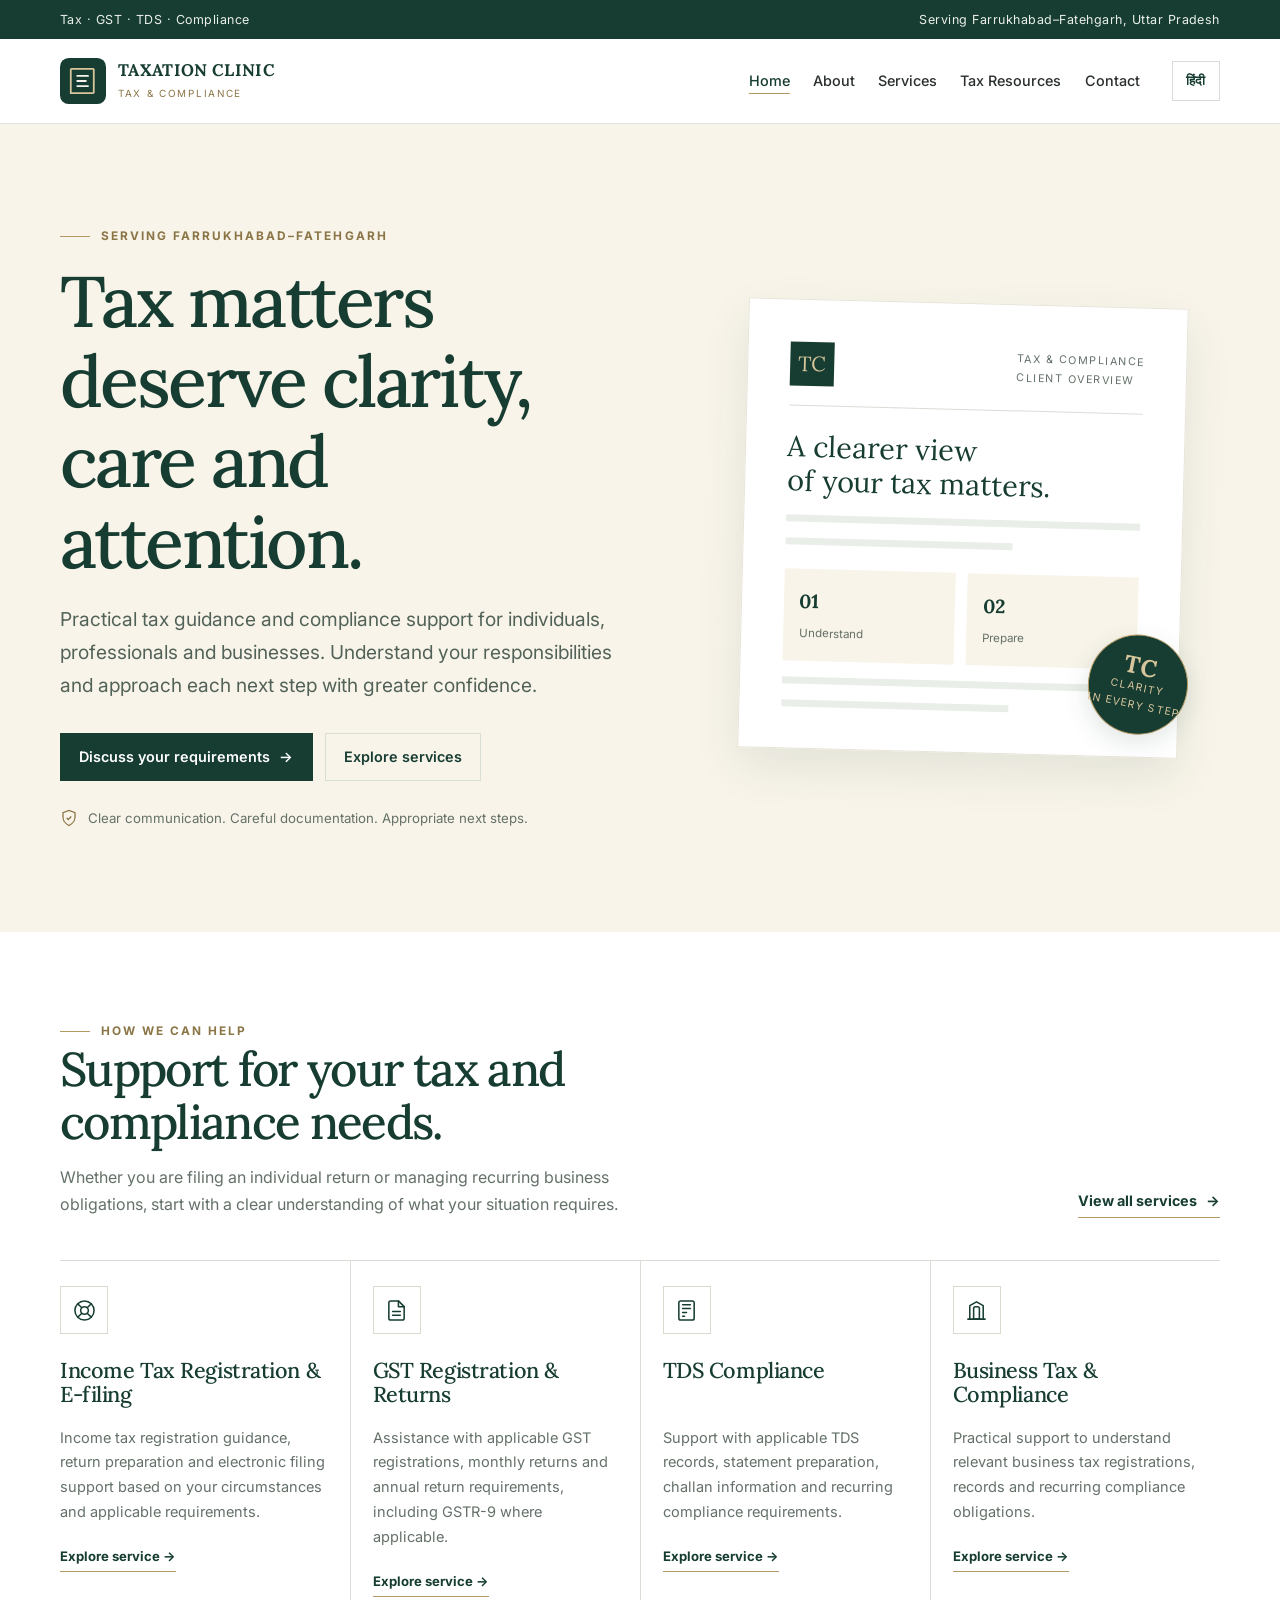
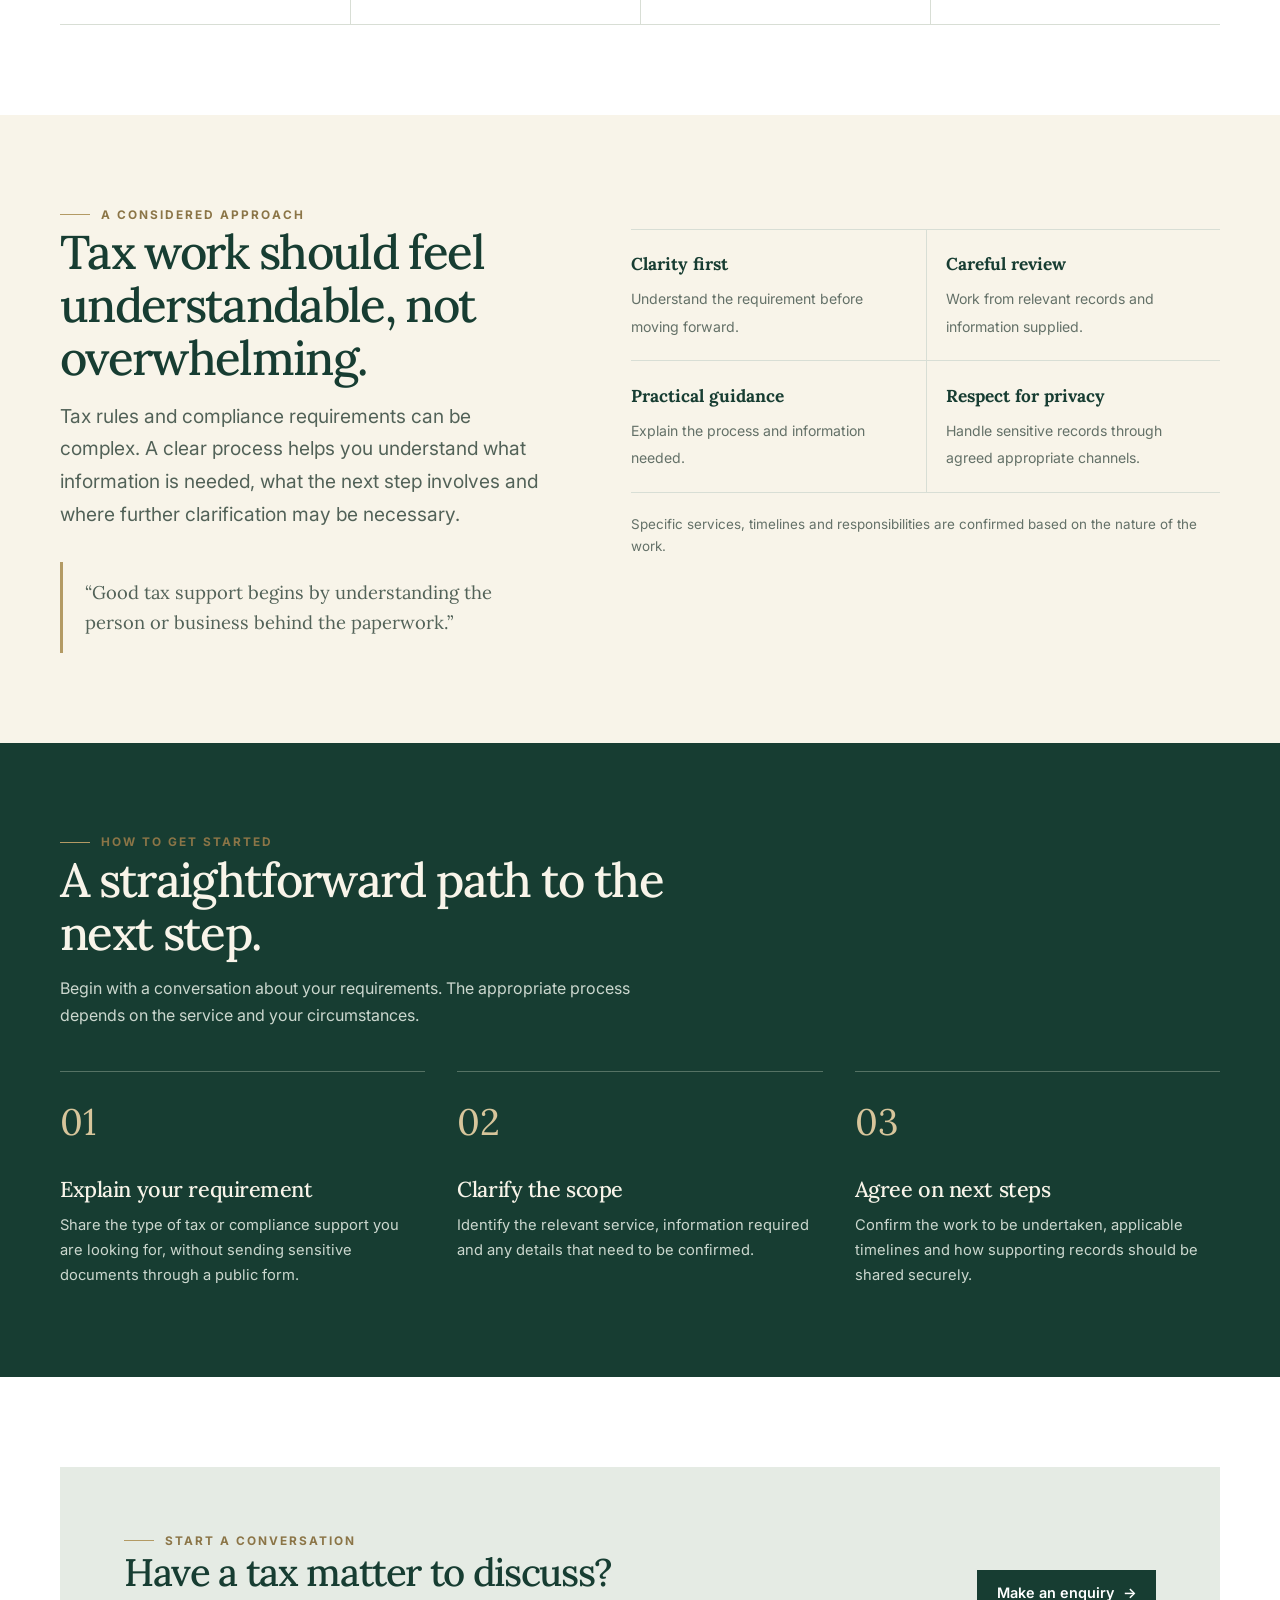
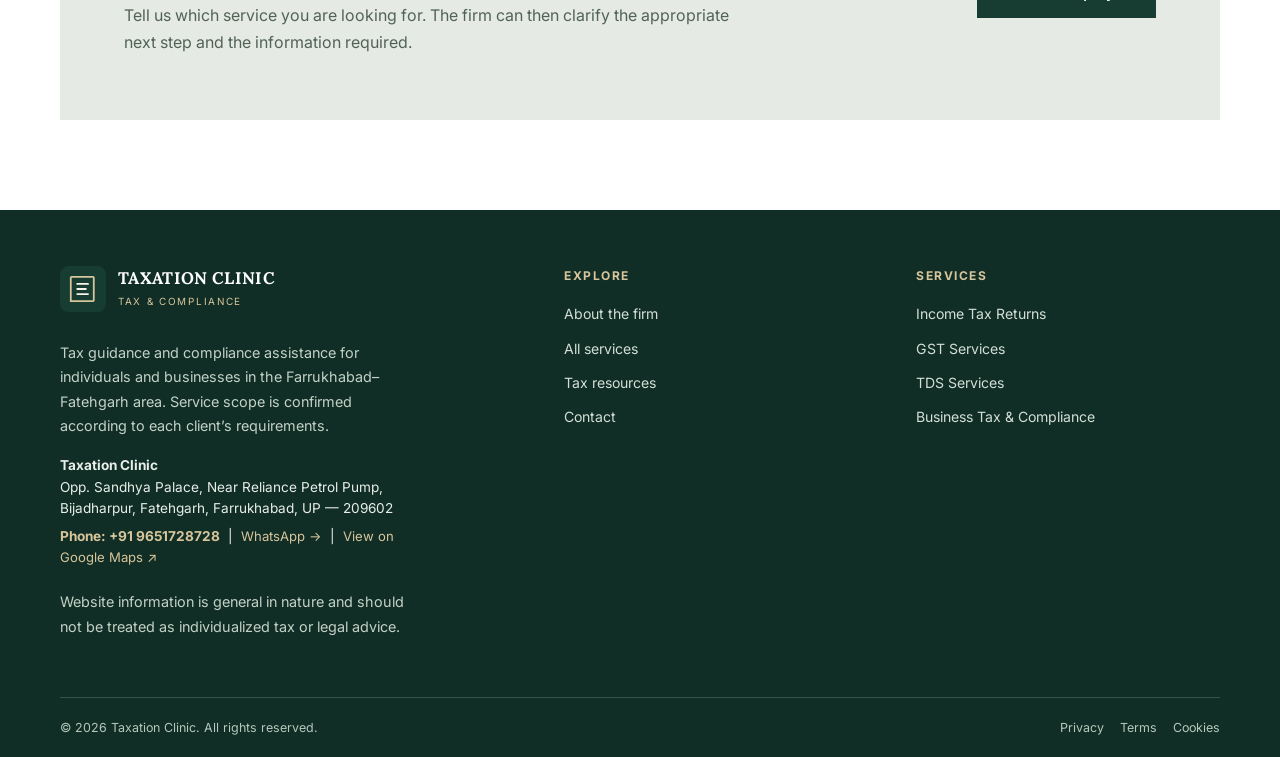
<file: index.html>
<!DOCTYPE html>

<html lang="en-IN"><head><meta charset="utf-8"/><meta content="width=device-width,initial-scale=1" name="viewport"/><meta content="#173D32" name="theme-color"/><meta content="Taxation Clinic offers income tax registration and e-filing, GST registration and returns, TDS support, and business tax compliance in Farrukhabad–Fatehgarh." name="description"/><meta content="website" property="og:type"/><meta content="Taxation Clinic" property="og:site_name"/><meta content="Tax Consultant in Farrukhabad–Fatehgarh | Taxation Clinic" property="og:title"/><meta content="Income tax, GST registration and returns, TDS, and business tax compliance support in Farrukhabad–Fatehgarh." property="og:description"/><meta content="https://taxationclinic.in/assets/og-image.svg" property="og:image"/><meta content="summary_large_image" name="twitter:card"/><meta content="Tax Consultant in Farrukhabad–Fatehgarh | Taxation Clinic" name="twitter:title"/><meta content="Income tax, GST registration and returns, TDS, and business tax compliance support in Farrukhabad–Fatehgarh, Uttar Pradesh." name="twitter:description"/><meta content="https://taxationclinic.in/assets/og-image.svg" name="twitter:image"/><link href="assets/favicon.svg" rel="icon" type="image/svg+xml"/><link href="https://fonts.googleapis.com" rel="preconnect"/><link crossorigin="" href="https://fonts.gstatic.com" rel="preconnect"/><link href="assets/site.css" rel="stylesheet"/><link href="https://taxationclinic.in/" rel="canonical"/><title>Tax Consultant in Farrukhabad–Fatehgarh | Taxation Clinic</title><script type="application/ld+json">{"@context":"https://schema.org","@type":"LocalBusiness","name":"Taxation Clinic","url":"https://taxationclinic.in/","hasMap":"https://maps.google.com/?cid=5089177080212096929","telephone":"+919651728728","address":{"@type":"PostalAddress","streetAddress":"Opposite Sandhya Palace, Near Reliance Petrol Pump, Bijadharpur","addressLocality":"Fatehgarh, Farrukhabad","addressRegion":"Uttar Pradesh","postalCode":"209602","addressCountry":"IN"},"geo":{"@type":"GeoCoordinates","latitude":27.368,"longitude":79.624},"openingHoursSpecification":{"@type":"OpeningHoursSpecification","dayOfWeek":["Monday","Tuesday","Wednesday","Thursday","Friday","Saturday"],"opens":"10:00","closes":"18:00"},"makesOffer":[{"@type":"Offer","itemOffered":{"@type":"Service","name":"Income Tax Registration & E-filing"}},{"@type":"Offer","itemOffered":{"@type":"Service","name":"GST Registration & Returns"}},{"@type":"Offer","itemOffered":{"@type":"Service","name":"TDS Compliance"}},{"@type":"Offer","itemOffered":{"@type":"Service","name":"Business Tax & Compliance"}}]}</script></head><body><a class="skip-link" href="#main">Skip to content</a><div class="topline"><div class="container"><span>Tax · GST · TDS · Compliance</span><span class="topline-right">Serving Farrukhabad–Fatehgarh, Uttar Pradesh</span></div></div><header class="site-header"><div class="container nav-wrap"><a aria-label="Taxation Clinic home" class="brand" href="/"><img alt="" height="46" src="assets/mark.svg" width="46"/><span><span class="brand-name">TAXATION CLINIC</span><span class="brand-sub">TAX &amp; COMPLIANCE</span></span></a><nav aria-label="Primary navigation" class="nav-links" data-nav="" id="primary-navigation"><a aria-current="page" href="/">Home</a><a href="about">About</a><a href="services">Services</a><a href="resources">Tax Resources</a><a href="contact">Contact</a></nav><div class="nav-actions"><button aria-label="Switch website language" aria-pressed="false" class="language-toggle" type="button">हिंदी</button><button aria-controls="primary-navigation" aria-expanded="false" aria-label="Open navigation" class="menu-toggle" data-menu-toggle=""><svg fill="none" stroke="currentColor" stroke-linecap="round" stroke-width="1.8" viewbox="0 0 24 24"><path d="M4 7h16M4 12h16M4 17h16"></path></svg></button></div></div></header><main id="main"><section class="hero"><div class="container hero-grid"><div><div class="eyebrow">Serving Farrukhabad–Fatehgarh</div><h1>Tax matters deserve clarity, care and attention.</h1><p class="lead">Practical tax guidance and compliance support for individuals, professionals and businesses. Understand your responsibilities and approach each next step with greater confidence.</p><div class="hero-actions"><a class="btn" href="contact">Discuss your requirements <span aria-hidden="true">→</span></a><a class="btn btn-outline" href="services">Explore services</a></div><div class="hero-note"><svg fill="none" stroke="currentColor" stroke-width="1.7" viewbox="0 0 24 24"><path d="M12 22s8-4 8-11V5l-8-3-8 3v6c0 7 8 11 8 11z"></path><path d="m9 12 2 2 4-4"></path></svg><span>Clear communication. Careful documentation. Appropriate next steps.</span></div></div><div aria-label="Illustration of organized tax documents" class="hero-art"><div class="hero-paper"><div class="paper-top"><div class="paper-mark">TC</div><div class="paper-label">TAX &amp; COMPLIANCE<br/>CLIENT OVERVIEW</div></div><div class="paper-title">A clearer view<br/>of your tax matters.</div><div class="paper-line"></div><div class="paper-line short"></div><div class="paper-row"><div class="paper-stat"><b>01</b><span>Understand</span></div><div class="paper-stat"><b>02</b><span>Prepare</span></div></div><div class="paper-line"></div><div class="paper-line short"></div><div class="seal"><div><strong>TC</strong>CLARITY<br/>IN EVERY STEP</div></div></div></div></div></section><section class="section"><div class="container"><div class="section-head"><div><div class="eyebrow">How we can help</div><h2>Support for your tax and compliance needs.</h2><p>Whether you are filing an individual return or managing recurring business obligations, start with a clear understanding of what your situation requires.</p></div><a class="text-link" href="services">View all services <span aria-hidden="true">→</span></a></div><div class="services-grid"><article class="service-item"><div class="service-icon"><svg aria-hidden="true" fill="none" stroke="currentColor" stroke-linecap="round" stroke-linejoin="round" stroke-width="1.6" viewbox="0 0 24 24"><circle cx="12" cy="12" r="10"></circle><path d="m4.93 4.93 4.24 4.24"></path><path d="m14.83 9.17 4.24-4.24"></path><path d="m14.83 14.83 4.24 4.24"></path><path d="m9.17 14.83-4.24 4.24"></path><circle cx="12" cy="12" r="4"></circle></svg></div><h3>Income Tax Registration &amp; E-filing</h3><p>Income tax registration guidance, return preparation and electronic filing support based on your circumstances and applicable requirements.</p><a class="text-link" href="services/income-tax">Explore service →</a></article><article class="service-item"><div class="service-icon"><svg aria-hidden="true" fill="none" stroke="currentColor" stroke-linecap="round" stroke-linejoin="round" stroke-width="1.6" viewbox="0 0 24 24"><path d="M14 2H6a2 2 0 0 0-2 2v16a2 2 0 0 0 2 2h12a2 2 0 0 0 2-2V8z"></path><path d="M14 2v6h6M8 13h8M8 17h8"></path></svg></div><h3>GST Registration &amp; Returns</h3><p>Assistance with applicable GST registrations, monthly returns and annual return requirements, including GSTR-9 where applicable.</p><a class="text-link" href="services/gst">Explore service →</a></article><article class="service-item"><div class="service-icon"><svg aria-hidden="true" fill="none" stroke="currentColor" stroke-linecap="round" stroke-linejoin="round" stroke-width="1.6" viewbox="0 0 24 24"><rect height="20" rx="2" width="16" x="4" y="2"></rect><line x1="8" x2="16" y1="6" y2="6"></line><line x1="8" x2="16" y1="10" y2="10"></line><line x1="8" x2="12" y1="14" y2="14"></line><line x1="8" x2="10" y1="18" y2="18"></line></svg></div><h3>TDS Compliance</h3><p>Support with applicable TDS records, statement preparation, challan information and recurring compliance requirements.</p><a class="text-link" href="services/tds">Explore service →</a></article><article class="service-item"><div class="service-icon"><svg aria-hidden="true" fill="none" stroke="currentColor" stroke-linecap="round" stroke-linejoin="round" stroke-width="1.6" viewbox="0 0 24 24"><path d="m3 21 18 0"></path><path d="M5 21V7l7-4 7 4v14"></path><path d="M9 10a2 2 0 0 1 2-2h2a2 2 0 0 1 2 2v11H9V10z"></path></svg></div><h3>Business Tax &amp; Compliance</h3><p>Practical support to understand relevant business tax registrations, records and recurring compliance obligations.</p><a class="text-link" href="services/business-compliance">Explore service →</a></article></div></div></section><section class="section section-soft"><div class="container two-col"><div><div class="eyebrow">A considered approach</div><h2>Tax work should feel understandable, not overwhelming.</h2><p class="lead">Tax rules and compliance requirements can be complex. A clear process helps you understand what information is needed, what the next step involves and where further clarification may be necessary.</p><div class="intro-mark">“Good tax support begins by understanding the person or business behind the paperwork.”</div></div><div><div class="principles"><div class="principle"><strong>Clarity first</strong><span>Understand the requirement before moving forward.</span></div><div class="principle"><strong>Careful review</strong><span>Work from relevant records and information supplied.</span></div><div class="principle"><strong>Practical guidance</strong><span>Explain the process and information needed.</span></div><div class="principle"><strong>Respect for privacy</strong><span>Handle sensitive records through agreed appropriate channels.</span></div></div><p class="muted" style="font-size:.84rem;margin-top:1.2rem">Specific services, timelines and responsibilities are confirmed based on the nature of the work.</p></div></div></section><section class="section section-green"><div class="container"><div class="section-head"><div><div class="eyebrow">How to get started</div><h2>A straightforward path to the next step.</h2><p>Begin with a conversation about your requirements. The appropriate process depends on the service and your circumstances.</p></div></div><div class="process-grid"><article class="process-step"><div class="step-num">01</div><h3>Explain your requirement</h3><p>Share the type of tax or compliance support you are looking for, without sending sensitive documents through a public form.</p></article><article class="process-step"><div class="step-num">02</div><h3>Clarify the scope</h3><p>Identify the relevant service, information required and any details that need to be confirmed.</p></article><article class="process-step"><div class="step-num">03</div><h3>Agree on next steps</h3><p>Confirm the work to be undertaken, applicable timelines and how supporting records should be shared securely.</p></article></div></div></section><section class="section"><div class="container"><div class="cta-band"><div><div class="eyebrow">Start a conversation</div><h2>Have a tax matter to discuss?</h2><p>Tell us which service you are looking for. The firm can then clarify the appropriate next step and the information required.</p></div><a class="btn" href="contact">Make an enquiry <span aria-hidden="true">→</span></a></div></div></section></main><footer class="site-footer"><div class="container"><div class="footer-grid"><div class="footer-brand"><a class="brand" href="/"><img alt="" height="46" src="assets/mark.svg" width="46"/><span><span class="brand-name">TAXATION CLINIC</span><span class="brand-sub">TAX &amp; COMPLIANCE</span></span></a><p>Tax guidance and compliance assistance for individuals and businesses in the Farrukhabad–Fatehgarh area. Service scope is confirmed according to each client’s requirements.</p><p style="margin-top:1rem;color:#e8eee8;font-size:.85rem;line-height:1.6"><strong>Taxation Clinic</strong><br/>Opp. Sandhya Palace, Near Reliance Petrol Pump,<br/>Bijadharpur, Fatehgarh, Farrukhabad, UP — 209602<br/><a href="tel:+919651728728" style="color:var(--gold-light);font-weight:700;display:inline-block;margin-top:.35rem">Phone: +91 9651728728</a>  |  <a href="https://wa.me/919651728728" rel="noopener noreferrer" style="color:var(--gold-light);font-size:.82rem" target="_blank">WhatsApp →</a>  |  <a href="https://maps.google.com/?cid=5089177080212096929" rel="noopener noreferrer" style="color:var(--gold-light);font-size:.82rem" target="_blank">View on Google Maps ↗</a></p><p class="notice">Website information is general in nature and should not be treated as individualized tax or legal advice.</p></div><div><div class="footer-heading">Explore</div><div class="footer-links"><a href="about">About the firm</a><a href="services">All services</a><a href="resources">Tax resources</a><a href="contact">Contact</a></div></div><div><div class="footer-heading">Services</div><div class="footer-links"><a href="services/income-tax">Income Tax Returns</a><a href="services/gst">GST Services</a><a href="services/tds">TDS Services</a><a href="services/business-compliance">Business Tax &amp; Compliance</a></div></div></div><div class="footer-bottom"><span>© <span data-year="">2026</span> Taxation Clinic. All rights reserved.</span><div class="footer-legal"><a href="privacy-policy">Privacy</a><a href="terms">Terms</a><a href="cookies">Cookies</a></div></div></div></footer><script defer="" src="assets/site.js"></script><script defer="" src="assets/language.js"></script></body></html>
</file>
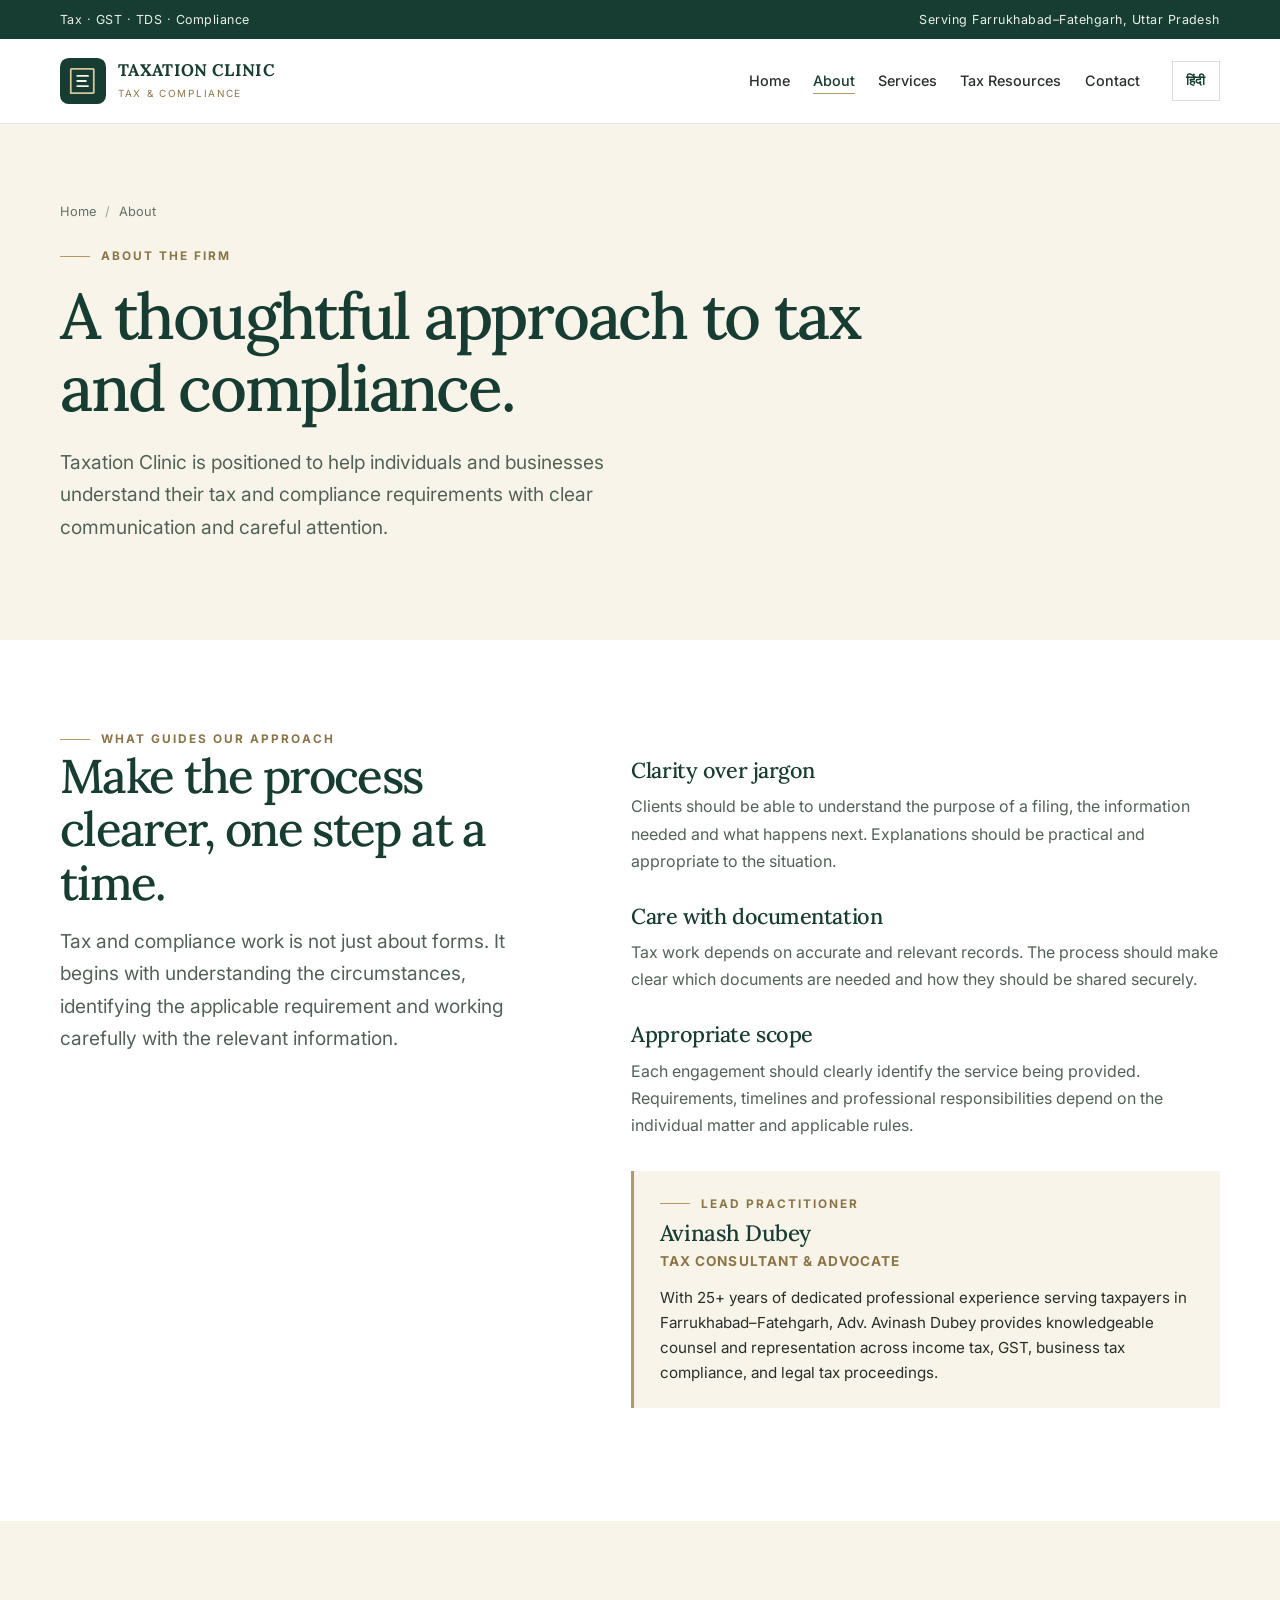
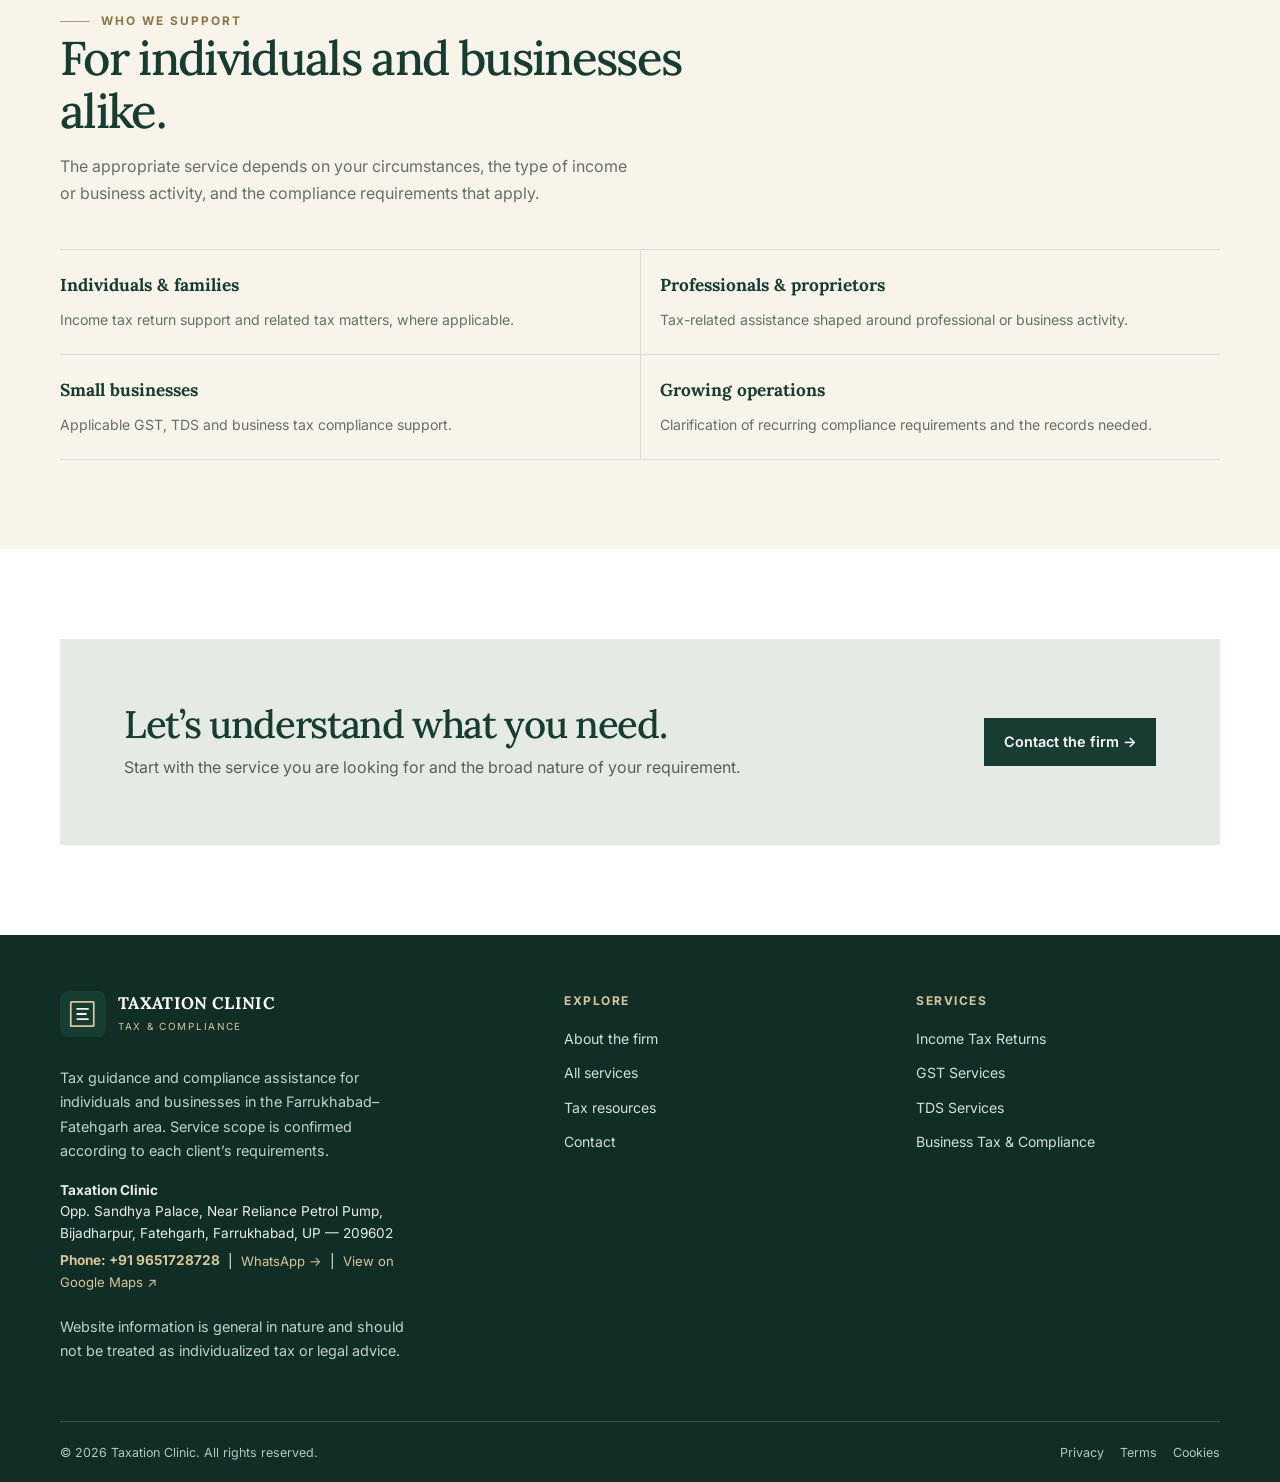
<file: about.html>
<!doctype html><html lang="en-IN"><head><meta charset="utf-8"><meta name="viewport" content="width=device-width,initial-scale=1"><meta name="theme-color" content="#173D32"><meta name="description" content="Learn about Taxation Clinic’s approach to tax guidance and compliance support for individuals and businesses in Farrukhabad–Fatehgarh."><meta property="og:type" content="website"><meta property="og:site_name" content="Taxation Clinic"><meta property="og:title" content="About Taxation Clinic | Tax & Compliance"><meta property="og:description" content="Learn about Taxation Clinic’s approach to tax guidance and compliance support for individuals and businesses in Farrukhabad–Fatehgarh."><meta property="og:image" content="https://taxationclinic.in/assets/og-image.svg"><meta name="twitter:card" content="summary_large_image"><meta name="twitter:title" content="About Taxation Clinic | Tax & Compliance"><meta name="twitter:description" content="Learn about Taxation Clinic’s approach to tax guidance and compliance support for individuals and businesses in Farrukhabad–Fatehgarh."><meta name="twitter:image" content="https://taxationclinic.in/assets/og-image.svg"><link rel="icon" href="assets/favicon.svg" type="image/svg+xml"><link rel="preconnect" href="https://fonts.googleapis.com"><link rel="preconnect" href="https://fonts.gstatic.com" crossorigin><link rel="stylesheet" href="assets/site.css"><link rel="canonical" href="https://taxationclinic.in/about"><title>About Taxation Clinic | Tax & Compliance</title></head><body><a class="skip-link" href="#main">Skip to content</a><div class="topline"><div class="container"><span>Tax · GST · TDS · Compliance</span><span class="topline-right">Serving Farrukhabad–Fatehgarh, Uttar Pradesh</span></div></div><header class="site-header"><div class="container nav-wrap"><a class="brand" href="/" aria-label="Taxation Clinic home"><img src="assets/mark.svg" width="46" height="46" alt=""><span><span class="brand-name">TAXATION CLINIC</span><span class="brand-sub">TAX &amp; COMPLIANCE</span></span></a><nav class="nav-links" data-nav id="primary-navigation" aria-label="Primary navigation"><a href="/">Home</a><a href="about" aria-current="page">About</a><a href="services">Services</a><a href="resources">Tax Resources</a><a href="contact">Contact</a></nav><div class="nav-actions"><button type="button" class="language-toggle" aria-label="Switch website language" aria-pressed="false">हिंदी</button><button class="menu-toggle" data-menu-toggle aria-label="Open navigation" aria-expanded="false" aria-controls="primary-navigation"><svg viewBox="0 0 24 24" fill="none" stroke="currentColor" stroke-width="1.8" stroke-linecap="round"><path d="M4 7h16M4 12h16M4 17h16"/></svg></button></div></div></header><main id="main"><section class="page-hero"><div class="container"><div class="breadcrumbs"><a href="/">Home</a><span>/</span>About</div><div class="eyebrow">ABOUT THE FIRM</div><h1>A thoughtful approach to tax and compliance.</h1><p class="lead">Taxation Clinic is positioned to help individuals and businesses understand their tax and compliance requirements with clear communication and careful attention.</p></div></section><section class="section"><div class="container two-col"><div><div class="eyebrow">What guides our approach</div><h2>Make the process clearer, one step at a time.</h2><p class="lead">Tax and compliance work is not just about forms. It begins with understanding the circumstances, identifying the applicable requirement and working carefully with the relevant information.</p></div><div class="page-content"><h3>Clarity over jargon</h3><p>Clients should be able to understand the purpose of a filing, the information needed and what happens next. Explanations should be practical and appropriate to the situation.</p><h3>Care with documentation</h3><p>Tax work depends on accurate and relevant records. The process should make clear which documents are needed and how they should be shared securely.</p><h3>Appropriate scope</h3><p>Each engagement should clearly identify the service being provided. Requirements, timelines and professional responsibilities depend on the individual matter and applicable rules.</p><div class="callout" style="border-left-color:var(--gold);background:var(--ivory);padding:1.4rem 1.6rem;margin-top:2rem">
<div class="eyebrow" style="margin-bottom:.4rem">Lead Practitioner</div>
<h3 style="color:var(--green);font-size:1.4rem;margin:0 0 .3rem">Avinash Dubey</h3>
<div style="font-weight:700;color:#8b7547;font-size:.85rem;letter-spacing:.08em;text-transform:uppercase;margin-bottom:.75rem">Tax Consultant &amp; Advocate</div>
<p style="margin:0;color:var(--ink);font-size:.95rem;line-height:1.65">With 25+ years of dedicated professional experience serving taxpayers in Farrukhabad–Fatehgarh, Adv. Avinash Dubey provides knowledgeable counsel and representation across income tax, GST, business tax compliance, and legal tax proceedings.</p>
</div></div></div></section><section class="section section-soft"><div class="container"><div class="section-head"><div><div class="eyebrow">Who we support</div><h2>For individuals and businesses alike.</h2><p>The appropriate service depends on your circumstances, the type of income or business activity, and the compliance requirements that apply.</p></div></div><div class="principles"><div class="principle"><strong>Individuals &amp; families</strong><span>Income tax return support and related tax matters, where applicable.</span></div><div class="principle"><strong>Professionals &amp; proprietors</strong><span>Tax-related assistance shaped around professional or business activity.</span></div><div class="principle"><strong>Small businesses</strong><span>Applicable GST, TDS and business tax compliance support.</span></div><div class="principle"><strong>Growing operations</strong><span>Clarification of recurring compliance requirements and the records needed.</span></div></div></div></section><section class="section"><div class="container"><div class="cta-band"><div><h2>Let’s understand what you need.</h2><p>Start with the service you are looking for and the broad nature of your requirement.</p></div><a class="btn" href="contact">Contact the firm →</a></div></div></section></main><footer class="site-footer"><div class="container"><div class="footer-grid"><div class="footer-brand"><a class="brand" href="/"><img src="assets/mark.svg" width="46" height="46" alt=""><span><span class="brand-name">TAXATION CLINIC</span><span class="brand-sub">TAX &amp; COMPLIANCE</span></span></a><p>Tax guidance and compliance assistance for individuals and businesses in the Farrukhabad–Fatehgarh area. Service scope is confirmed according to each client’s requirements.</p><p style="margin-top:1rem;color:#e8eee8;font-size:.85rem;line-height:1.6"><strong>Taxation Clinic</strong><br>Opp. Sandhya Palace, Near Reliance Petrol Pump,<br>Bijadharpur, Fatehgarh, Farrukhabad, UP — 209602<br><a href="tel:+919651728728" style="color:var(--gold-light);font-weight:700;display:inline-block;margin-top:.35rem">Phone: +91 9651728728</a> &nbsp;|&nbsp; <a href="https://wa.me/919651728728" target="_blank" rel="noopener noreferrer" style="color:var(--gold-light);font-size:.82rem">WhatsApp →</a> &nbsp;|&nbsp; <a href="https://maps.google.com/?cid=5089177080212096929" target="_blank" rel="noopener noreferrer" style="color:var(--gold-light);font-size:.82rem">View on Google Maps ↗</a></p><p class="notice">Website information is general in nature and should not be treated as individualized tax or legal advice.</p></div><div><div class="footer-heading">Explore</div><div class="footer-links"><a href="about">About the firm</a><a href="services">All services</a><a href="resources">Tax resources</a><a href="contact">Contact</a></div></div><div><div class="footer-heading">Services</div><div class="footer-links"><a href="services/income-tax">Income Tax Returns</a><a href="services/gst">GST Services</a><a href="services/tds">TDS Services</a><a href="services/business-compliance">Business Tax &amp; Compliance</a></div></div></div><div class="footer-bottom"><span>© <span data-year>2026</span> Taxation Clinic. All rights reserved.</span><div class="footer-legal"><a href="privacy-policy">Privacy</a><a href="terms">Terms</a><a href="cookies">Cookies</a></div></div></div></footer><script src="assets/site.js" defer></script><script src="assets/language.js" defer></script></body></html>
</file>
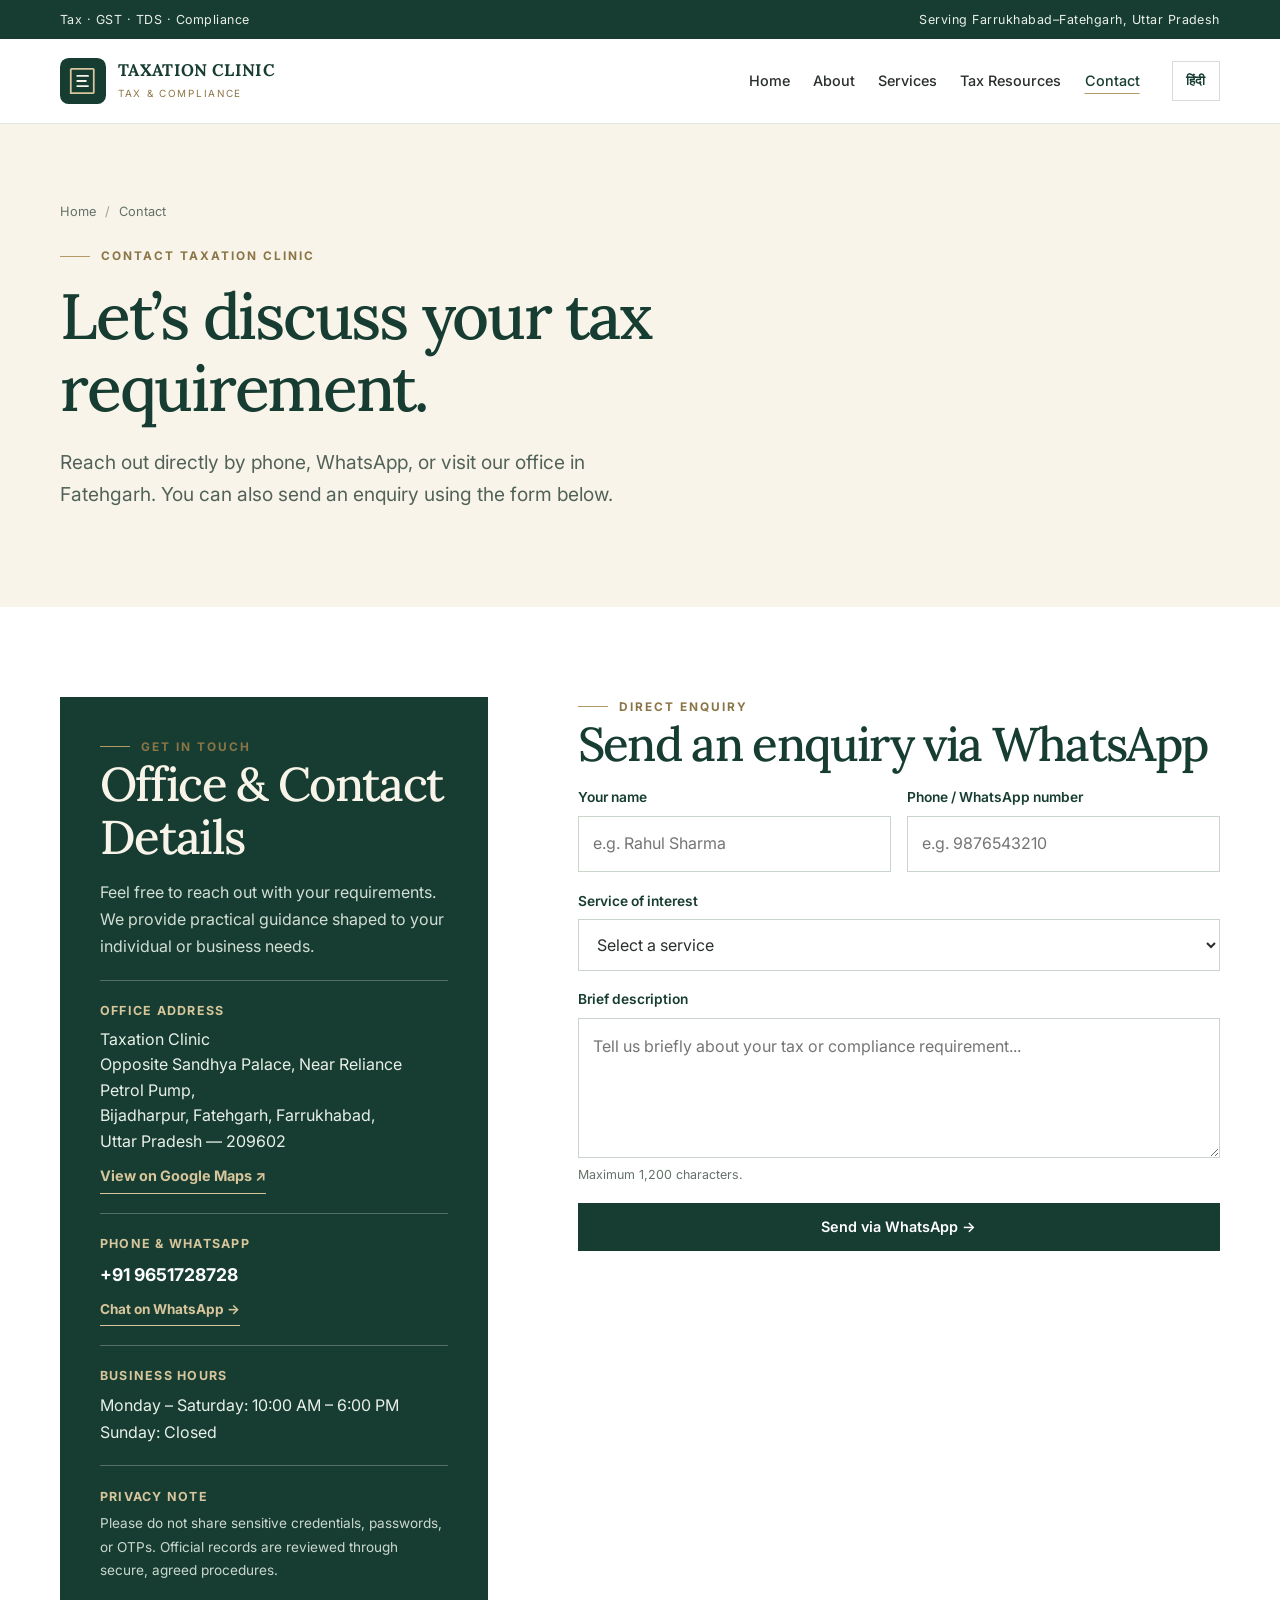
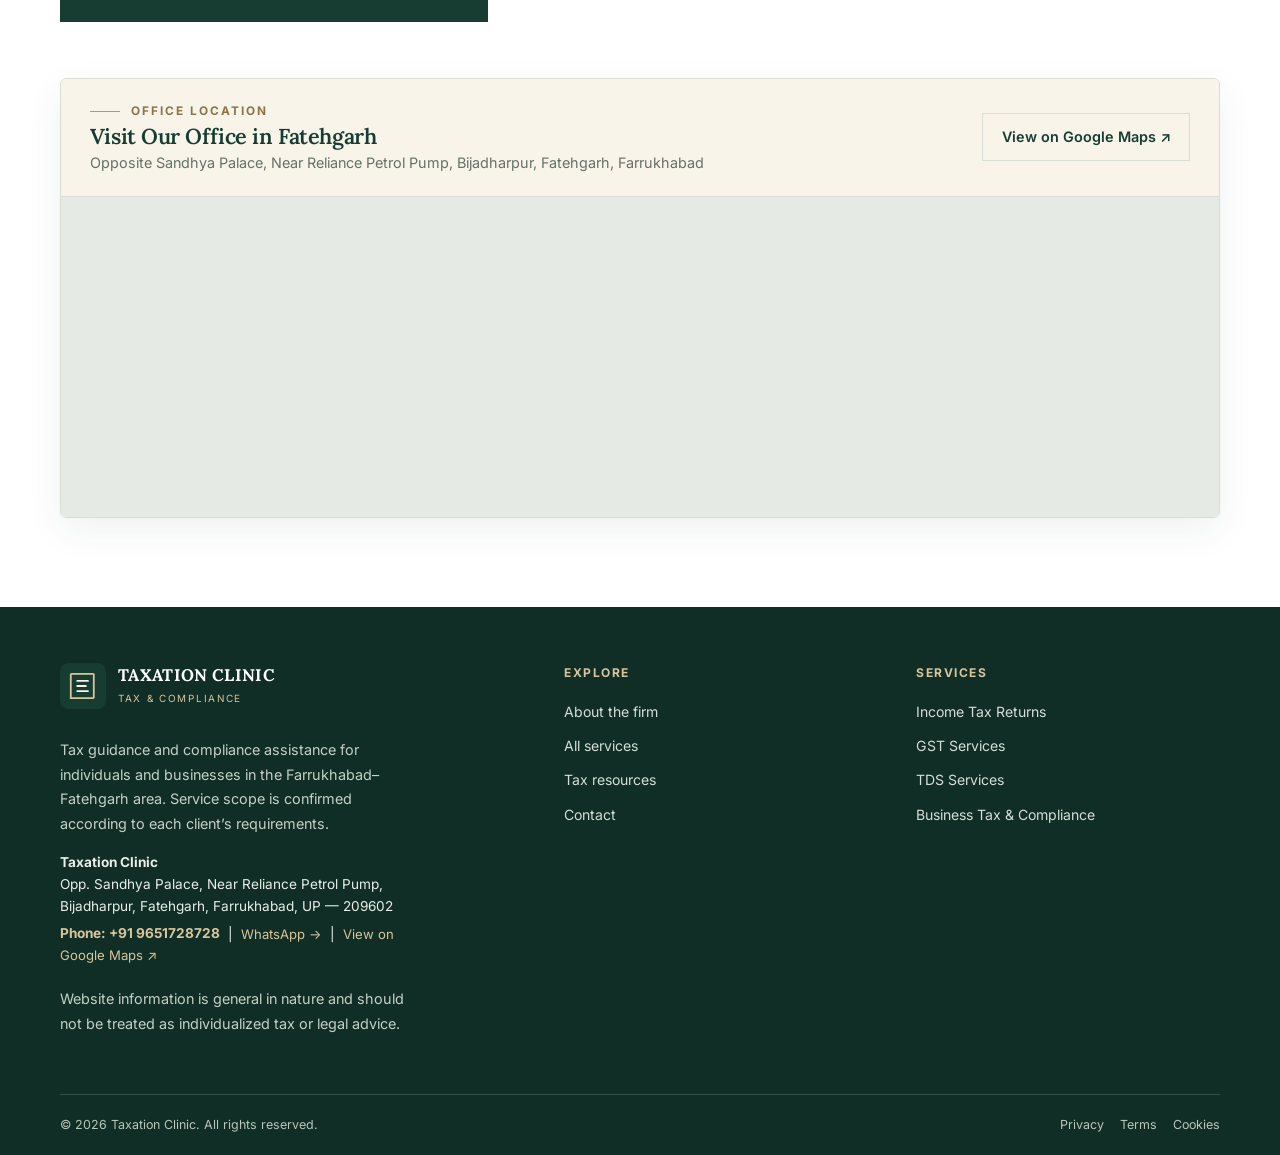
<file: contact.html>
<!DOCTYPE html>

<html lang="en-IN"><head><meta charset="utf-8"/><meta content="width=device-width,initial-scale=1" name="viewport"/><meta content="#173D32" name="theme-color"/><meta content="Contact Taxation Clinic in Fatehgarh, Farrukhabad. Call or WhatsApp +91 9651728728 for Income Tax, GST, TDS, and business compliance support." name="description"/><meta content="website" property="og:type"/><meta content="Taxation Clinic" property="og:site_name"/><meta content="Contact Taxation Clinic | Farrukhabad–Fatehgarh" property="og:title"/><meta content="Contact Taxation Clinic in Fatehgarh, Farrukhabad. Call or WhatsApp +91 9651728728 for Income Tax, GST, TDS, and business compliance support." property="og:description"/><meta content="https://taxationclinic.in/assets/og-image.svg" property="og:image"/><meta content="summary_large_image" name="twitter:card"/><meta content="Contact Taxation Clinic | Farrukhabad–Fatehgarh" name="twitter:title"/><meta content="Contact Taxation Clinic in Fatehgarh, Farrukhabad. Call or WhatsApp +91 9651728728 for Income Tax, GST, TDS, and business compliance support." name="twitter:description"/><meta content="https://taxationclinic.in/assets/og-image.svg" name="twitter:image"/><link href="assets/favicon.svg" rel="icon" type="image/svg+xml"/><link href="https://fonts.googleapis.com" rel="preconnect"/><link crossorigin="" href="https://fonts.gstatic.com" rel="preconnect"/><link href="assets/site.css" rel="stylesheet"/><link href="https://taxationclinic.in/contact" rel="canonical"/><title>Contact Taxation Clinic | Farrukhabad–Fatehgarh</title><script type="application/ld+json">{"@context":"https://schema.org","@type":"LocalBusiness","name":"Taxation Clinic","url":"https://taxationclinic.in/contact.html","hasMap":"https://maps.google.com/?cid=5089177080212096929","telephone":"+919651728728","address":{"@type":"PostalAddress","streetAddress":"Opposite Sandhya Palace, Near Reliance Petrol Pump, Bijadharpur","addressLocality":"Fatehgarh, Farrukhabad","addressRegion":"Uttar Pradesh","postalCode":"209602","addressCountry":"IN"},"geo":{"@type":"GeoCoordinates","latitude":27.368,"longitude":79.624},"openingHoursSpecification":{"@type":"OpeningHoursSpecification","dayOfWeek":["Monday","Tuesday","Wednesday","Thursday","Friday","Saturday"],"opens":"10:00","closes":"18:00"},"makesOffer":[{"@type":"Offer","itemOffered":{"@type":"Service","name":"Income Tax Registration & E-filing"}},{"@type":"Offer","itemOffered":{"@type":"Service","name":"GST Registration & Returns"}},{"@type":"Offer","itemOffered":{"@type":"Service","name":"TDS Compliance"}},{"@type":"Offer","itemOffered":{"@type":"Service","name":"Business Tax & Compliance"}}]}</script></head><body><a class="skip-link" href="#main">Skip to content</a><div class="topline"><div class="container"><span>Tax · GST · TDS · Compliance</span><span class="topline-right">Serving Farrukhabad–Fatehgarh, Uttar Pradesh</span></div></div><header class="site-header"><div class="container nav-wrap"><a aria-label="Taxation Clinic home" class="brand" href="/"><img alt="" height="46" src="assets/mark.svg" width="46"/><span><span class="brand-name">TAXATION CLINIC</span><span class="brand-sub">TAX &amp; COMPLIANCE</span></span></a><nav aria-label="Primary navigation" class="nav-links" data-nav="" id="primary-navigation"><a href="/">Home</a><a href="about">About</a><a href="services">Services</a><a href="resources">Tax Resources</a><a aria-current="page" href="contact">Contact</a></nav><div class="nav-actions"><button aria-label="Switch website language" aria-pressed="false" class="language-toggle" type="button">हिंदी</button><button aria-controls="primary-navigation" aria-expanded="false" aria-label="Open navigation" class="menu-toggle" data-menu-toggle=""><svg fill="none" stroke="currentColor" stroke-linecap="round" stroke-width="1.8" viewbox="0 0 24 24"><path d="M4 7h16M4 12h16M4 17h16"></path></svg></button></div></div></header><main id="main">
<section class="page-hero">
<div class="container">
<div class="breadcrumbs"><a href="/">Home</a><span>/</span>Contact</div>
<div class="eyebrow">CONTACT TAXATION CLINIC</div>
<h1>Let’s discuss your tax requirement.</h1>
<p class="lead">Reach out directly by phone, WhatsApp, or visit our office in Fatehgarh. You can also send an enquiry using the form below.</p>
</div>
</section>
<section class="section">
<div class="container contact-layout">
<aside class="contact-panel">
<div class="eyebrow">Get in touch</div>
<h2>Office &amp; Contact Details</h2>
<p>Feel free to reach out with your requirements. We provide practical guidance shaped to your individual or business needs.</p>
<div class="contact-fact">
<b>Office Address</b>
<p style="margin:0;color:#e9f0e9;line-height:1.6">Taxation Clinic<br/>Opposite Sandhya Palace, Near Reliance Petrol Pump,<br/>Bijadharpur, Fatehgarh, Farrukhabad,<br/>Uttar Pradesh — 209602</p>
<a class="text-link" href="https://maps.google.com/?cid=5089177080212096929" rel="noopener noreferrer" style="color:var(--gold-light);border-bottom-color:var(--gold-light);margin-top:.6rem" target="_blank">View on Google Maps ↗</a>
</div>
<div class="contact-fact">
<b>Phone &amp; WhatsApp</b>
<p style="margin:0"><a href="tel:+919651728728" style="color:#fff;font-weight:700;font-size:1.1rem">+91 9651728728</a></p>
<p style="margin:.3rem 0 0"><a class="text-link" href="https://wa.me/919651728728" rel="noopener noreferrer" style="color:var(--gold-light);border-bottom-color:var(--gold-light);font-size:.85rem" target="_blank">Chat on WhatsApp →</a></p>
</div>
<div class="contact-fact">
<b>Business Hours</b>
<p style="margin:0;color:#e9f0e9">Monday – Saturday: 10:00 AM – 6:00 PM<br/>Sunday: Closed</p>
</div>
<div class="contact-fact">
<b>Privacy Note</b>
<p style="margin:0;color:#cbd7ce;font-size:.85rem">Please do not share sensitive credentials, passwords, or OTPs. Official records are reviewed through secure, agreed procedures.</p>
</div>
</aside>
<div class="form-side">
<div class="eyebrow">Direct Enquiry</div>
<h2>Send an enquiry via WhatsApp</h2>
<form class="form" data-enquiry-form="">
<div class="form-row">
<div class="field"><label for="name">Your name</label><input autocomplete="name" id="name" maxlength="100" name="name" placeholder="e.g. Rahul Sharma" required=""/></div>
<div class="field"><label for="phone">Phone / WhatsApp number</label><input autocomplete="tel" id="phone" maxlength="15" name="phone" placeholder="e.g. 9876543210" required="" type="tel"/></div>
</div>
<div class="field"><label for="service">Service of interest</label><select id="service" name="service" required=""><option disabled="" selected="" value="">Select a service</option><option>Income Tax Registration &amp; E-filing</option><option>GST Registration</option><option>GST Monthly Returns</option><option>GST Annual Return (GSTR-9)</option><option>TDS Services</option><option>Business Tax &amp; Compliance</option><option>Not sure yet</option></select></div>
<div class="field"><label for="message">Brief description</label><textarea id="message" maxlength="1200" name="message" placeholder="Tell us briefly about your tax or compliance requirement..." required=""></textarea><small>Maximum 1,200 characters.</small></div>
<button class="btn" type="submit">Send via WhatsApp →</button>
<div aria-live="polite" class="form-status" data-form-status="" hidden="" role="status"></div>
</form>
</div>
</div>
<div class="container" style="margin-top:3.5rem">
<div class="brand-map-card">
<div class="brand-map-header">
<div>
<div class="eyebrow" style="margin-bottom:.2rem">OFFICE LOCATION</div>
<h3>Visit Our Office in Fatehgarh</h3>
<p>Opposite Sandhya Palace, Near Reliance Petrol Pump, Bijadharpur, Fatehgarh, Farrukhabad</p>
</div>
<a class="btn btn-outline" href="https://maps.google.com/?cid=5089177080212096929" rel="noopener noreferrer" target="_blank">View on Google Maps ↗</a>
</div>
<div class="brand-map-frame">
<iframe loading="lazy" referrerpolicy="no-referrer-when-downgrade" src="https://maps.google.com/maps?cid=5089177080212096929&amp;t=&amp;z=16&amp;ie=UTF8&amp;iwloc=&amp;output=embed" title="Taxation Clinic Office Location on Google Maps"></iframe>
</div>
</div>
</div>
</section>
</main><footer class="site-footer"><div class="container"><div class="footer-grid"><div class="footer-brand"><a class="brand" href="/"><img alt="" height="46" src="assets/mark.svg" width="46"/><span><span class="brand-name">TAXATION CLINIC</span><span class="brand-sub">TAX &amp; COMPLIANCE</span></span></a><p>Tax guidance and compliance assistance for individuals and businesses in the Farrukhabad–Fatehgarh area. Service scope is confirmed according to each client’s requirements.</p><p style="margin-top:1rem;color:#e8eee8;font-size:.85rem;line-height:1.6"><strong>Taxation Clinic</strong><br/>Opp. Sandhya Palace, Near Reliance Petrol Pump,<br/>Bijadharpur, Fatehgarh, Farrukhabad, UP — 209602<br/><a href="tel:+919651728728" style="color:var(--gold-light);font-weight:700;display:inline-block;margin-top:.35rem">Phone: +91 9651728728</a>  |  <a href="https://wa.me/919651728728" rel="noopener noreferrer" style="color:var(--gold-light);font-size:.82rem" target="_blank">WhatsApp →</a>  |  <a href="https://maps.google.com/?cid=5089177080212096929" rel="noopener noreferrer" style="color:var(--gold-light);font-size:.82rem" target="_blank">View on Google Maps ↗</a></p><p class="notice">Website information is general in nature and should not be treated as individualized tax or legal advice.</p></div><div><div class="footer-heading">Explore</div><div class="footer-links"><a href="about">About the firm</a><a href="services">All services</a><a href="resources">Tax resources</a><a href="contact">Contact</a></div></div><div><div class="footer-heading">Services</div><div class="footer-links"><a href="services/income-tax">Income Tax Returns</a><a href="services/gst">GST Services</a><a href="services/tds">TDS Services</a><a href="services/business-compliance">Business Tax &amp; Compliance</a></div></div></div><div class="footer-bottom"><span>© <span data-year="">2026</span> Taxation Clinic. All rights reserved.</span><div class="footer-legal"><a href="privacy-policy">Privacy</a><a href="terms">Terms</a><a href="cookies">Cookies</a></div></div></div></footer><script defer="" src="assets/site.js"></script><script defer="" src="assets/language.js"></script></body></html>
</file>
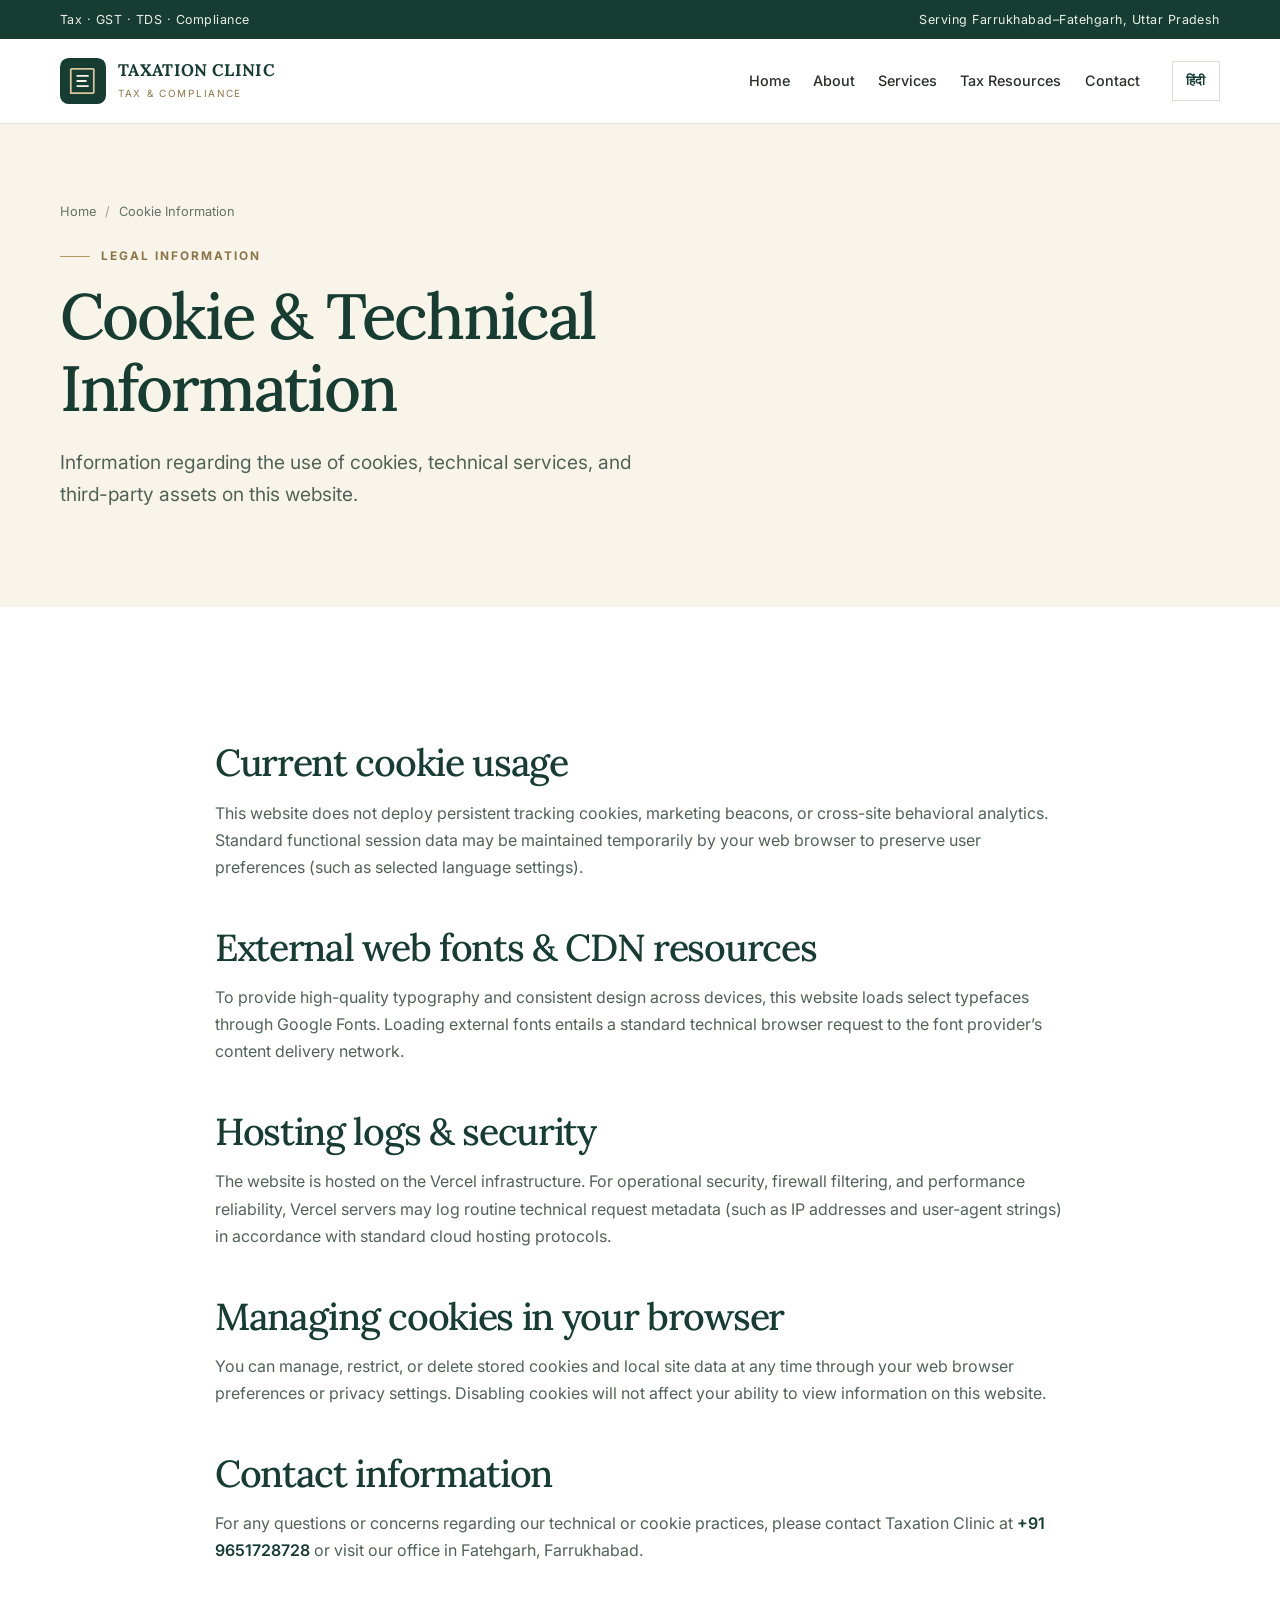
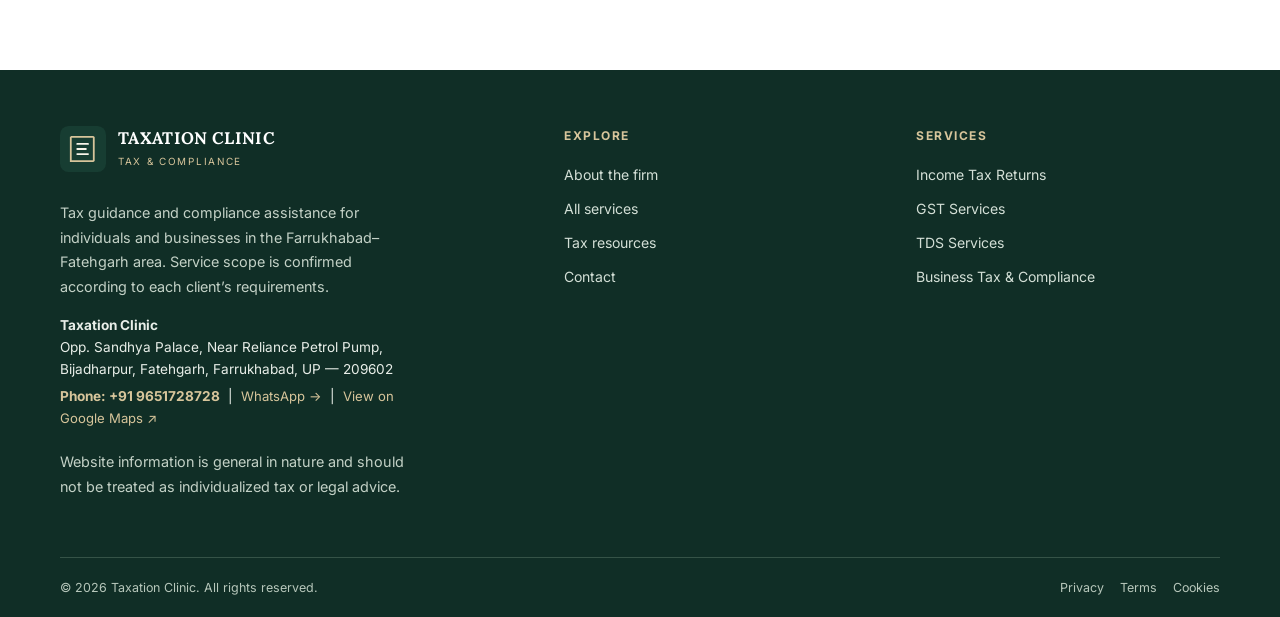
<file: cookies.html>
<!doctype html><html lang="en-IN"><head><meta charset="utf-8"><meta name="viewport" content="width=device-width,initial-scale=1"><meta name="theme-color" content="#173D32"><meta name="description" content="Information regarding cookies, external font resources, and data practices on the Taxation Clinic website."><meta property="og:type" content="website"><meta property="og:site_name" content="Taxation Clinic"><meta property="og:title" content="Cookie Information | Taxation Clinic"><meta property="og:description" content="Information regarding cookies, external font resources, and data practices on the Taxation Clinic website."><meta property="og:image" content="https://taxationclinic.in/assets/og-image.svg"><meta name="twitter:card" content="summary_large_image"><meta name="twitter:title" content="Cookie Information | Taxation Clinic"><meta name="twitter:description" content="Information regarding cookies, external font resources, and data practices on the Taxation Clinic website."><meta name="twitter:image" content="https://taxationclinic.in/assets/og-image.svg"><link rel="icon" href="assets/favicon.svg" type="image/svg+xml"><link rel="preconnect" href="https://fonts.googleapis.com"><link rel="preconnect" href="https://fonts.gstatic.com" crossorigin><link rel="stylesheet" href="assets/site.css"><link rel="canonical" href="https://taxationclinic.in/cookies"><title>Cookie Information | Taxation Clinic</title></head><body><a class="skip-link" href="#main">Skip to content</a><div class="topline"><div class="container"><span>Tax · GST · TDS · Compliance</span><span class="topline-right">Serving Farrukhabad–Fatehgarh, Uttar Pradesh</span></div></div><header class="site-header"><div class="container nav-wrap"><a class="brand" href="/" aria-label="Taxation Clinic home"><img src="assets/mark.svg" width="46" height="46" alt=""><span><span class="brand-name">TAXATION CLINIC</span><span class="brand-sub">TAX &amp; COMPLIANCE</span></span></a><nav class="nav-links" data-nav id="primary-navigation" aria-label="Primary navigation"><a href="/">Home</a><a href="about">About</a><a href="services">Services</a><a href="resources">Tax Resources</a><a href="contact">Contact</a></nav><div class="nav-actions"><button type="button" class="language-toggle" aria-label="Switch website language" aria-pressed="false">हिंदी</button><button class="menu-toggle" data-menu-toggle aria-label="Open navigation" aria-expanded="false" aria-controls="primary-navigation"><svg viewBox="0 0 24 24" fill="none" stroke="currentColor" stroke-width="1.8" stroke-linecap="round"><path d="M4 7h16M4 12h16M4 17h16"/></svg></button></div></div></header><main id="main">
<section class="page-hero">
<div class="container">
<div class="breadcrumbs"><a href="/">Home</a><span>/</span>Cookie Information</div>
<div class="eyebrow">LEGAL INFORMATION</div>
<h1>Cookie &amp; Technical Information</h1>
<p class="lead">Information regarding the use of cookies, technical services, and third-party assets on this website.</p>
</div>
</section>
<section class="section">
<div class="container page-content">
<h2>Current cookie usage</h2>
<p>This website does not deploy persistent tracking cookies, marketing beacons, or cross-site behavioral analytics. Standard functional session data may be maintained temporarily by your web browser to preserve user preferences (such as selected language settings).</p>

<h2>External web fonts &amp; CDN resources</h2>
<p>To provide high-quality typography and consistent design across devices, this website loads select typefaces through Google Fonts. Loading external fonts entails a standard technical browser request to the font provider’s content delivery network.</p>

<h2>Hosting logs &amp; security</h2>
<p>The website is hosted on the Vercel infrastructure. For operational security, firewall filtering, and performance reliability, Vercel servers may log routine technical request metadata (such as IP addresses and user-agent strings) in accordance with standard cloud hosting protocols.</p>

<h2>Managing cookies in your browser</h2>
<p>You can manage, restrict, or delete stored cookies and local site data at any time through your web browser preferences or privacy settings. Disabling cookies will not affect your ability to view information on this website.</p>

<h2>Contact information</h2>
<p>For any questions or concerns regarding our technical or cookie practices, please contact Taxation Clinic at <a href="tel:+919651728728" style="color:var(--green);font-weight:600">+91 9651728728</a> or visit our office in Fatehgarh, Farrukhabad.</p>
</div>
</section>
</main><footer class="site-footer"><div class="container"><div class="footer-grid"><div class="footer-brand"><a class="brand" href="/"><img src="assets/mark.svg" width="46" height="46" alt=""><span><span class="brand-name">TAXATION CLINIC</span><span class="brand-sub">TAX &amp; COMPLIANCE</span></span></a><p>Tax guidance and compliance assistance for individuals and businesses in the Farrukhabad–Fatehgarh area. Service scope is confirmed according to each client’s requirements.</p><p style="margin-top:1rem;color:#e8eee8;font-size:.85rem;line-height:1.6"><strong>Taxation Clinic</strong><br>Opp. Sandhya Palace, Near Reliance Petrol Pump,<br>Bijadharpur, Fatehgarh, Farrukhabad, UP — 209602<br><a href="tel:+919651728728" style="color:var(--gold-light);font-weight:700;display:inline-block;margin-top:.35rem">Phone: +91 9651728728</a> &nbsp;|&nbsp; <a href="https://wa.me/919651728728" target="_blank" rel="noopener noreferrer" style="color:var(--gold-light);font-size:.82rem">WhatsApp →</a> &nbsp;|&nbsp; <a href="https://maps.google.com/?cid=5089177080212096929" target="_blank" rel="noopener noreferrer" style="color:var(--gold-light);font-size:.82rem">View on Google Maps ↗</a></p><p class="notice">Website information is general in nature and should not be treated as individualized tax or legal advice.</p></div><div><div class="footer-heading">Explore</div><div class="footer-links"><a href="about">About the firm</a><a href="services">All services</a><a href="resources">Tax resources</a><a href="contact">Contact</a></div></div><div><div class="footer-heading">Services</div><div class="footer-links"><a href="services/income-tax">Income Tax Returns</a><a href="services/gst">GST Services</a><a href="services/tds">TDS Services</a><a href="services/business-compliance">Business Tax &amp; Compliance</a></div></div></div><div class="footer-bottom"><span>© <span data-year>2026</span> Taxation Clinic. All rights reserved.</span><div class="footer-legal"><a href="privacy-policy">Privacy</a><a href="terms">Terms</a><a href="cookies">Cookies</a></div></div></div></footer><script src="assets/site.js" defer></script><script src="assets/language.js" defer></script></body></html>
</file>
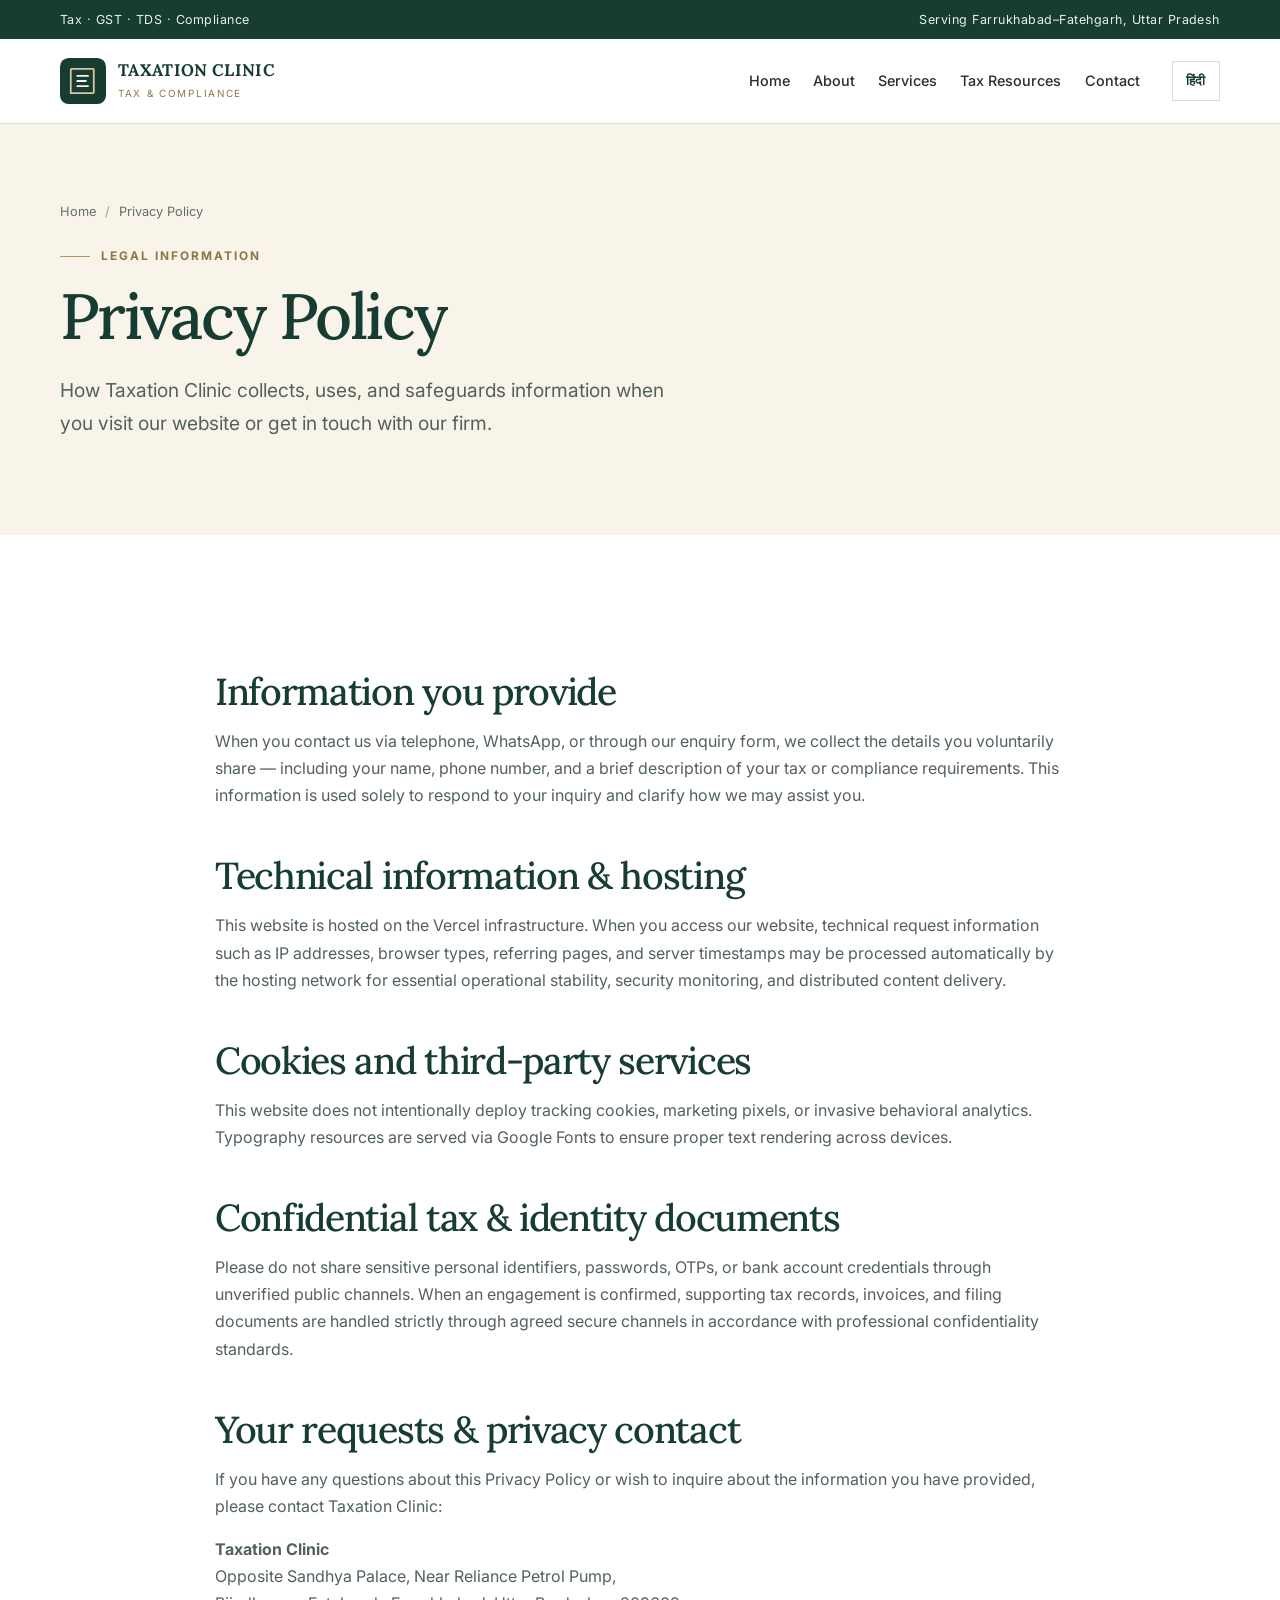
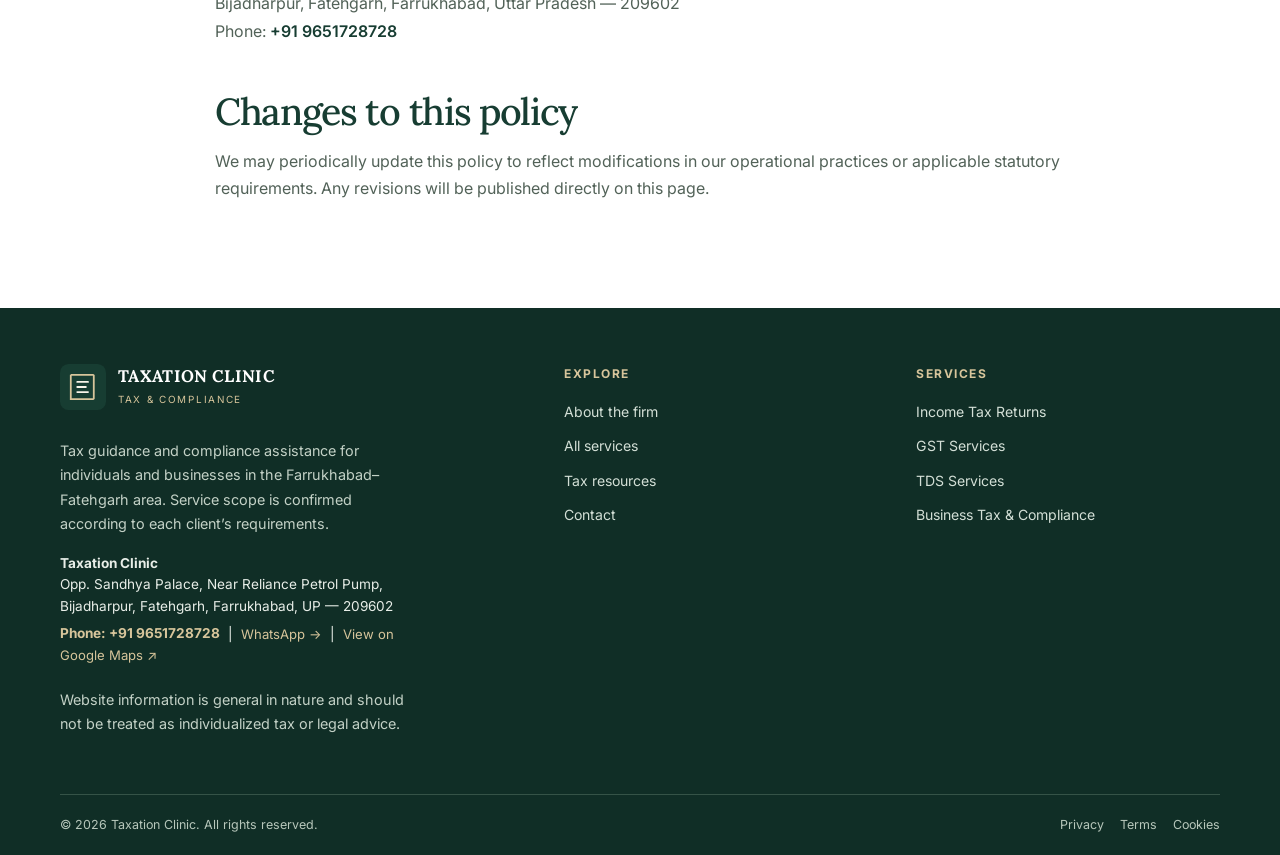
<file: privacy-policy.html>
<!doctype html><html lang="en-IN"><head><meta charset="utf-8"><meta name="viewport" content="width=device-width,initial-scale=1"><meta name="theme-color" content="#173D32"><meta name="description" content="Privacy Policy for Taxation Clinic in Farrukhabad–Fatehgarh, Uttar Pradesh. Learn how we handle information and safeguard client privacy."><meta property="og:type" content="website"><meta property="og:site_name" content="Taxation Clinic"><meta property="og:title" content="Privacy Policy | Taxation Clinic"><meta property="og:description" content="Privacy Policy for Taxation Clinic in Farrukhabad–Fatehgarh, Uttar Pradesh. Learn how we handle information and safeguard client privacy."><meta property="og:image" content="https://taxationclinic.in/assets/og-image.svg"><meta name="twitter:card" content="summary_large_image"><meta name="twitter:title" content="Privacy Policy | Taxation Clinic"><meta name="twitter:description" content="Privacy Policy for Taxation Clinic in Farrukhabad–Fatehgarh, Uttar Pradesh. Learn how we handle information and safeguard client privacy."><meta name="twitter:image" content="https://taxationclinic.in/assets/og-image.svg"><link rel="icon" href="assets/favicon.svg" type="image/svg+xml"><link rel="preconnect" href="https://fonts.googleapis.com"><link rel="preconnect" href="https://fonts.gstatic.com" crossorigin><link rel="stylesheet" href="assets/site.css"><link rel="canonical" href="https://taxationclinic.in/privacy-policy"><title>Privacy Policy | Taxation Clinic</title></head><body><a class="skip-link" href="#main">Skip to content</a><div class="topline"><div class="container"><span>Tax · GST · TDS · Compliance</span><span class="topline-right">Serving Farrukhabad–Fatehgarh, Uttar Pradesh</span></div></div><header class="site-header"><div class="container nav-wrap"><a class="brand" href="/" aria-label="Taxation Clinic home"><img src="assets/mark.svg" width="46" height="46" alt=""><span><span class="brand-name">TAXATION CLINIC</span><span class="brand-sub">TAX &amp; COMPLIANCE</span></span></a><nav class="nav-links" data-nav id="primary-navigation" aria-label="Primary navigation"><a href="/">Home</a><a href="about">About</a><a href="services">Services</a><a href="resources">Tax Resources</a><a href="contact">Contact</a></nav><div class="nav-actions"><button type="button" class="language-toggle" aria-label="Switch website language" aria-pressed="false">हिंदी</button><button class="menu-toggle" data-menu-toggle aria-label="Open navigation" aria-expanded="false" aria-controls="primary-navigation"><svg viewBox="0 0 24 24" fill="none" stroke="currentColor" stroke-width="1.8" stroke-linecap="round"><path d="M4 7h16M4 12h16M4 17h16"/></svg></button></div></div></header><main id="main">
<section class="page-hero">
<div class="container">
<div class="breadcrumbs"><a href="/">Home</a><span>/</span>Privacy Policy</div>
<div class="eyebrow">LEGAL INFORMATION</div>
<h1>Privacy Policy</h1>
<p class="lead">How Taxation Clinic collects, uses, and safeguards information when you visit our website or get in touch with our firm.</p>
</div>
</section>
<section class="section">
<div class="container page-content">
<h2>Information you provide</h2>
<p>When you contact us via telephone, WhatsApp, or through our enquiry form, we collect the details you voluntarily share — including your name, phone number, and a brief description of your tax or compliance requirements. This information is used solely to respond to your inquiry and clarify how we may assist you.</p>

<h2>Technical information &amp; hosting</h2>
<p>This website is hosted on the Vercel infrastructure. When you access our website, technical request information such as IP addresses, browser types, referring pages, and server timestamps may be processed automatically by the hosting network for essential operational stability, security monitoring, and distributed content delivery.</p>

<h2>Cookies and third-party services</h2>
<p>This website does not intentionally deploy tracking cookies, marketing pixels, or invasive behavioral analytics. Typography resources are served via Google Fonts to ensure proper text rendering across devices.</p>

<h2>Confidential tax &amp; identity documents</h2>
<p>Please do not share sensitive personal identifiers, passwords, OTPs, or bank account credentials through unverified public channels. When an engagement is confirmed, supporting tax records, invoices, and filing documents are handled strictly through agreed secure channels in accordance with professional confidentiality standards.</p>

<h2>Your requests &amp; privacy contact</h2>
<p>If you have any questions about this Privacy Policy or wish to inquire about the information you have provided, please contact Taxation Clinic:</p>
<p><strong>Taxation Clinic</strong><br>
Opposite Sandhya Palace, Near Reliance Petrol Pump,<br>
Bijadharpur, Fatehgarh, Farrukhabad, Uttar Pradesh — 209602<br>
Phone: <a href="tel:+919651728728" style="color:var(--green);font-weight:600">+91 9651728728</a></p>

<h2>Changes to this policy</h2>
<p>We may periodically update this policy to reflect modifications in our operational practices or applicable statutory requirements. Any revisions will be published directly on this page.</p>
</div>
</section>
</main><footer class="site-footer"><div class="container"><div class="footer-grid"><div class="footer-brand"><a class="brand" href="/"><img src="assets/mark.svg" width="46" height="46" alt=""><span><span class="brand-name">TAXATION CLINIC</span><span class="brand-sub">TAX &amp; COMPLIANCE</span></span></a><p>Tax guidance and compliance assistance for individuals and businesses in the Farrukhabad–Fatehgarh area. Service scope is confirmed according to each client’s requirements.</p><p style="margin-top:1rem;color:#e8eee8;font-size:.85rem;line-height:1.6"><strong>Taxation Clinic</strong><br>Opp. Sandhya Palace, Near Reliance Petrol Pump,<br>Bijadharpur, Fatehgarh, Farrukhabad, UP — 209602<br><a href="tel:+919651728728" style="color:var(--gold-light);font-weight:700;display:inline-block;margin-top:.35rem">Phone: +91 9651728728</a> &nbsp;|&nbsp; <a href="https://wa.me/919651728728" target="_blank" rel="noopener noreferrer" style="color:var(--gold-light);font-size:.82rem">WhatsApp →</a> &nbsp;|&nbsp; <a href="https://maps.google.com/?cid=5089177080212096929" target="_blank" rel="noopener noreferrer" style="color:var(--gold-light);font-size:.82rem">View on Google Maps ↗</a></p><p class="notice">Website information is general in nature and should not be treated as individualized tax or legal advice.</p></div><div><div class="footer-heading">Explore</div><div class="footer-links"><a href="about">About the firm</a><a href="services">All services</a><a href="resources">Tax resources</a><a href="contact">Contact</a></div></div><div><div class="footer-heading">Services</div><div class="footer-links"><a href="services/income-tax">Income Tax Returns</a><a href="services/gst">GST Services</a><a href="services/tds">TDS Services</a><a href="services/business-compliance">Business Tax &amp; Compliance</a></div></div></div><div class="footer-bottom"><span>© <span data-year>2026</span> Taxation Clinic. All rights reserved.</span><div class="footer-legal"><a href="privacy-policy">Privacy</a><a href="terms">Terms</a><a href="cookies">Cookies</a></div></div></div></footer><script src="assets/site.js" defer></script><script src="assets/language.js" defer></script></body></html>
</file>
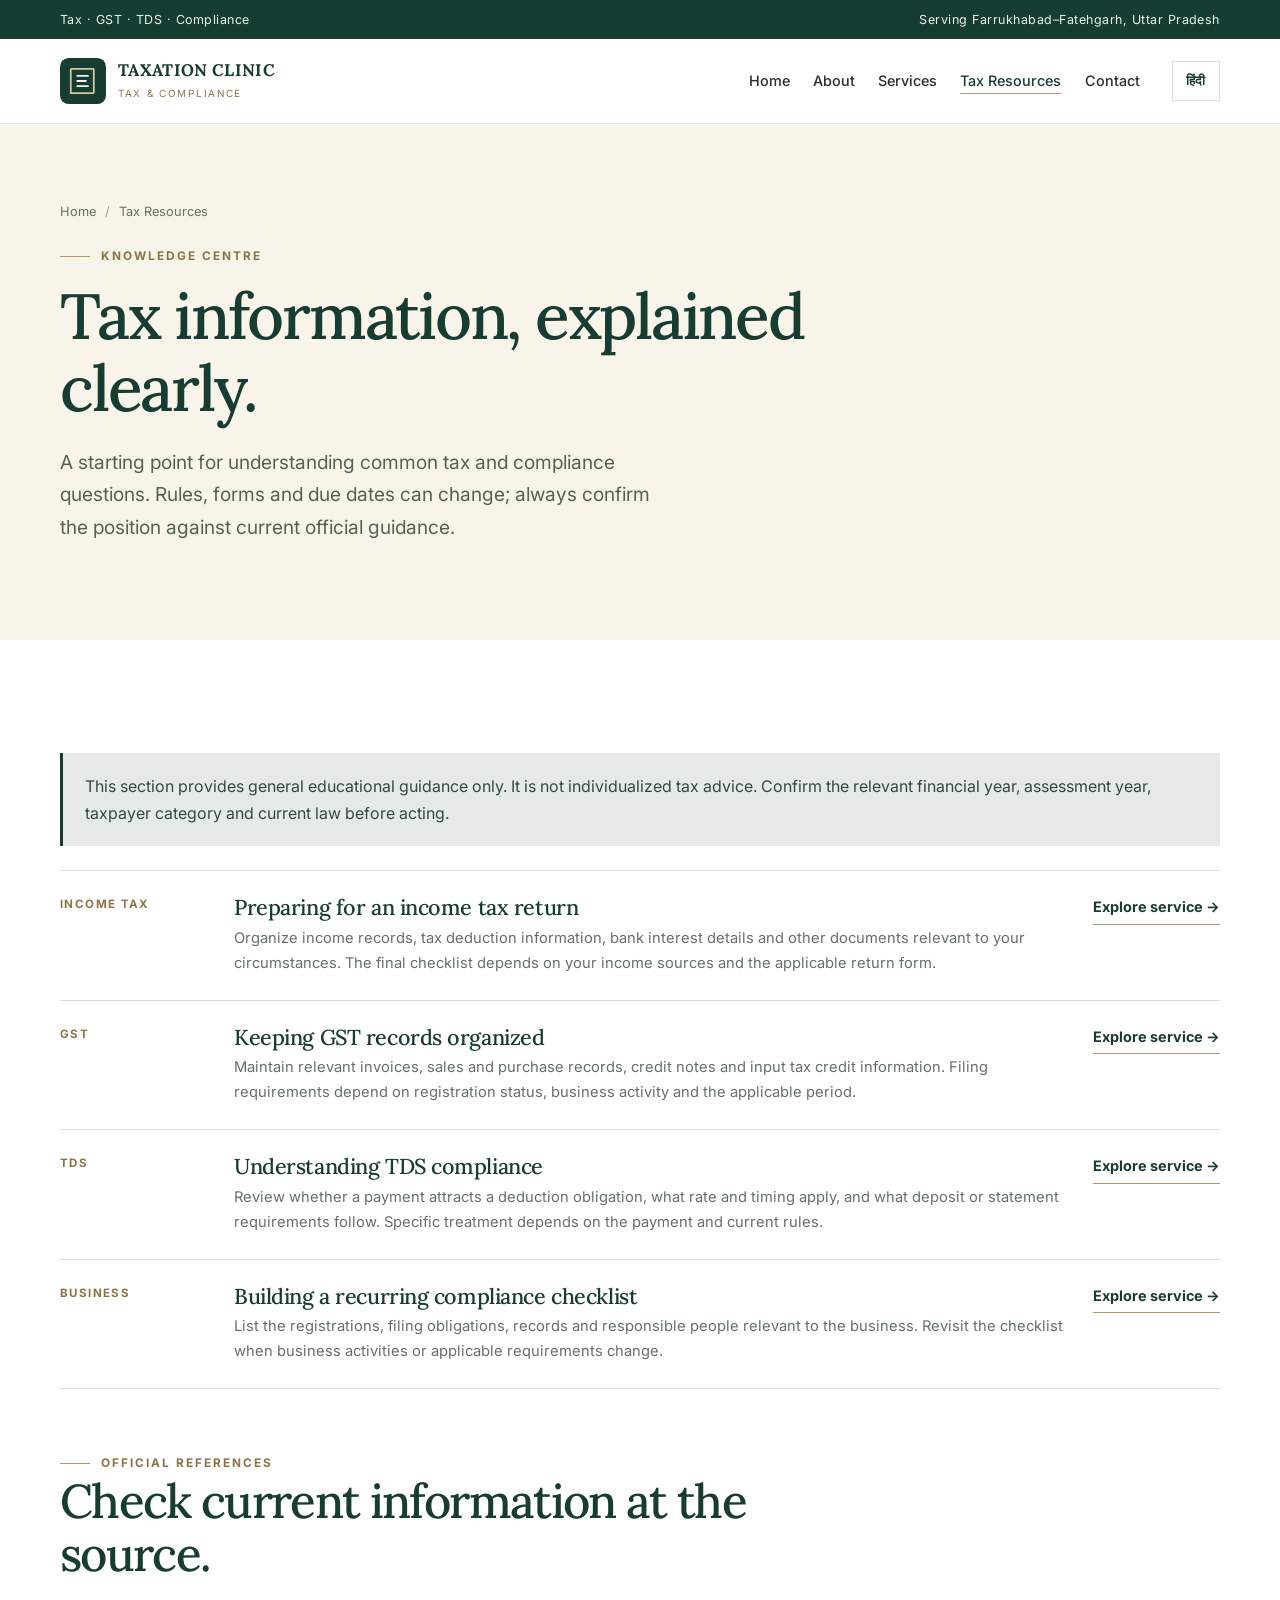
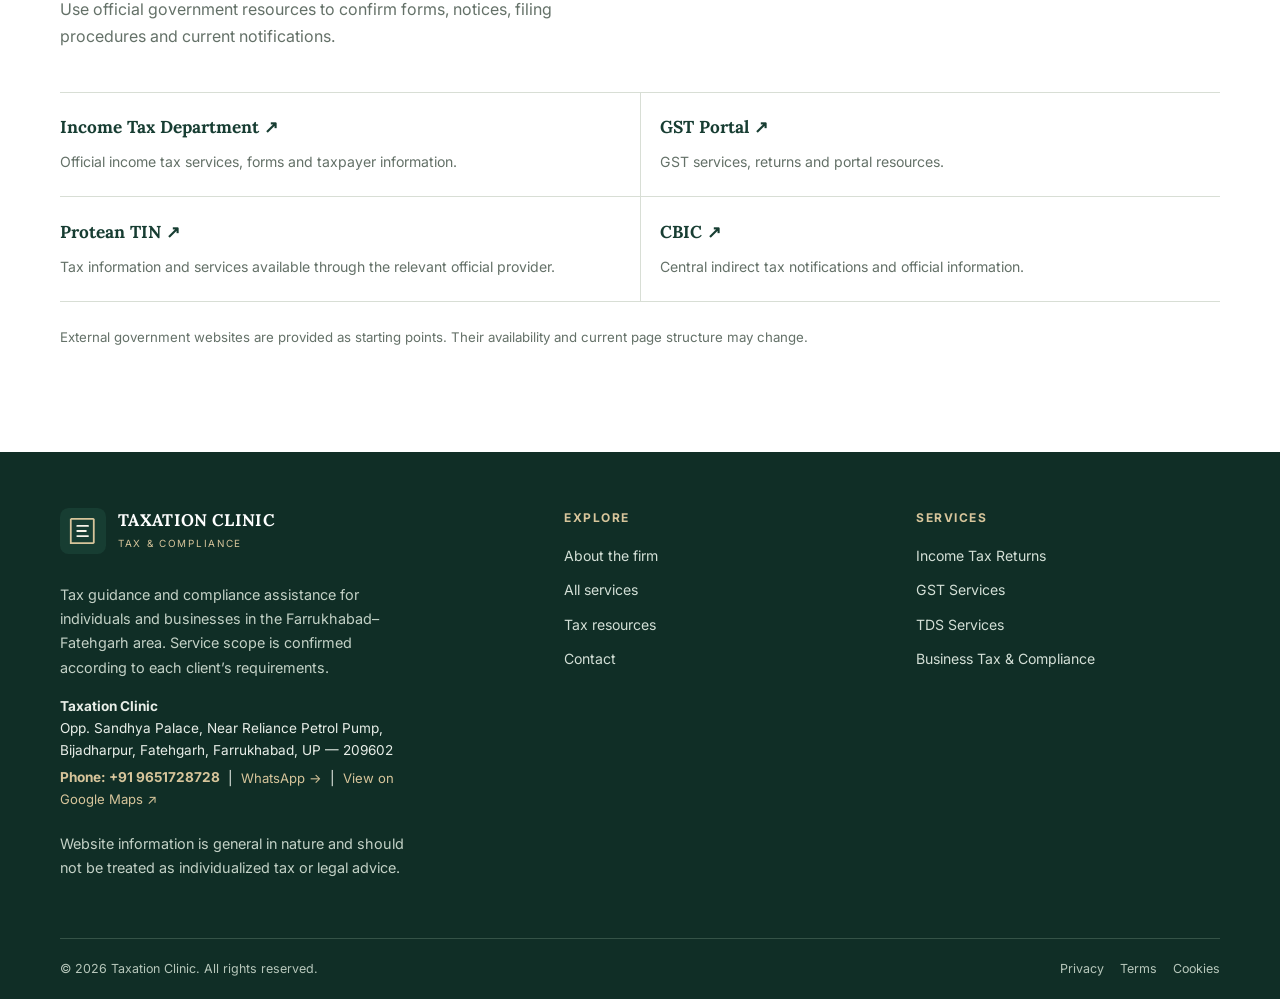
<file: resources.html>
<!doctype html><html lang="en-IN"><head><meta charset="utf-8"><meta name="viewport" content="width=device-width,initial-scale=1"><meta name="theme-color" content="#173D32"><meta name="description" content="Tax and compliance explainers for individuals and businesses, with links to official Income Tax, GST and CBIC resources."><meta property="og:type" content="website"><meta property="og:site_name" content="Taxation Clinic"><meta property="og:title" content="Tax Resources & Guides | Taxation Clinic"><meta property="og:description" content="Tax and compliance explainers for individuals and businesses, with links to official Income Tax, GST and CBIC resources."><meta property="og:image" content="https://taxationclinic.in/assets/og-image.svg"><meta name="twitter:card" content="summary_large_image"><meta name="twitter:title" content="Tax Resources & Guides | Taxation Clinic"><meta name="twitter:description" content="Tax and compliance explainers for individuals and businesses, with links to official Income Tax, GST and CBIC resources."><meta name="twitter:image" content="https://taxationclinic.in/assets/og-image.svg"><link rel="icon" href="assets/favicon.svg" type="image/svg+xml"><link rel="preconnect" href="https://fonts.googleapis.com"><link rel="preconnect" href="https://fonts.gstatic.com" crossorigin><link rel="stylesheet" href="assets/site.css"><link rel="canonical" href="https://taxationclinic.in/resources"><title>Tax Resources & Guides | Taxation Clinic</title></head><body><a class="skip-link" href="#main">Skip to content</a><div class="topline"><div class="container"><span>Tax · GST · TDS · Compliance</span><span class="topline-right">Serving Farrukhabad–Fatehgarh, Uttar Pradesh</span></div></div><header class="site-header"><div class="container nav-wrap"><a class="brand" href="/" aria-label="Taxation Clinic home"><img src="assets/mark.svg" width="46" height="46" alt=""><span><span class="brand-name">TAXATION CLINIC</span><span class="brand-sub">TAX &amp; COMPLIANCE</span></span></a><nav class="nav-links" data-nav id="primary-navigation" aria-label="Primary navigation"><a href="/">Home</a><a href="about">About</a><a href="services">Services</a><a href="resources" aria-current="page">Tax Resources</a><a href="contact">Contact</a></nav><div class="nav-actions"><button type="button" class="language-toggle" aria-label="Switch website language" aria-pressed="false">हिंदी</button><button class="menu-toggle" data-menu-toggle aria-label="Open navigation" aria-expanded="false" aria-controls="primary-navigation"><svg viewBox="0 0 24 24" fill="none" stroke="currentColor" stroke-width="1.8" stroke-linecap="round"><path d="M4 7h16M4 12h16M4 17h16"/></svg></button></div></div></header><main id="main"><section class="page-hero"><div class="container"><div class="breadcrumbs"><a href="/">Home</a><span>/</span>Tax Resources</div><div class="eyebrow">KNOWLEDGE CENTRE</div><h1>Tax information, explained clearly.</h1><p class="lead">A starting point for understanding common tax and compliance questions. Rules, forms and due dates can change; always confirm the position against current official guidance.</p></div></section><section class="section"><div class="container"><div class="callout">This section provides general educational guidance only. It is not individualized tax advice. Confirm the relevant financial year, assessment year, taxpayer category and current law before acting.</div><div class="resource-list"><article class="resource-item"><div class="resource-type">Income Tax</div><div><h3>Preparing for an income tax return</h3><p>Organize income records, tax deduction information, bank interest details and other documents relevant to your circumstances. The final checklist depends on your income sources and the applicable return form.</p></div><a class="text-link" href="services/income-tax">Explore service →</a></article><article class="resource-item"><div class="resource-type">GST</div><div><h3>Keeping GST records organized</h3><p>Maintain relevant invoices, sales and purchase records, credit notes and input tax credit information. Filing requirements depend on registration status, business activity and the applicable period.</p></div><a class="text-link" href="services/gst">Explore service →</a></article><article class="resource-item"><div class="resource-type">TDS</div><div><h3>Understanding TDS compliance</h3><p>Review whether a payment attracts a deduction obligation, what rate and timing apply, and what deposit or statement requirements follow. Specific treatment depends on the payment and current rules.</p></div><a class="text-link" href="services/tds">Explore service →</a></article><article class="resource-item"><div class="resource-type">Business</div><div><h3>Building a recurring compliance checklist</h3><p>List the registrations, filing obligations, records and responsible people relevant to the business. Revisit the checklist when business activities or applicable requirements change.</p></div><a class="text-link" href="services/business-compliance">Explore service →</a></article></div><div class="section-head" style="margin-top:4rem"><div><div class="eyebrow">Official references</div><h2>Check current information at the source.</h2><p>Use official government resources to confirm forms, notices, filing procedures and current notifications.</p></div></div><div class="principles"><div class="principle"><strong><a href="https://www.incometax.gov.in/iec/foportal/" target="_blank" rel="noopener noreferrer">Income Tax Department ↗</a></strong><span>Official income tax services, forms and taxpayer information.</span></div><div class="principle"><strong><a href="https://www.gst.gov.in/" target="_blank" rel="noopener noreferrer">GST Portal ↗</a></strong><span>GST services, returns and portal resources.</span></div><div class="principle"><strong><a href="https://www.proteantech.in/" target="_blank" rel="noopener noreferrer">Protean TIN ↗</a></strong><span>Tax information and services available through the relevant official provider.</span></div><div class="principle"><strong><a href="https://www.cbic.gov.in/" target="_blank" rel="noopener noreferrer">CBIC ↗</a></strong><span>Central indirect tax notifications and official information.</span></div></div><p class="muted" style="font-size:.83rem;margin-top:1.5rem">External government websites are provided as starting points. Their availability and current page structure may change.</p></div></section></main><footer class="site-footer"><div class="container"><div class="footer-grid"><div class="footer-brand"><a class="brand" href="/"><img src="assets/mark.svg" width="46" height="46" alt=""><span><span class="brand-name">TAXATION CLINIC</span><span class="brand-sub">TAX &amp; COMPLIANCE</span></span></a><p>Tax guidance and compliance assistance for individuals and businesses in the Farrukhabad–Fatehgarh area. Service scope is confirmed according to each client’s requirements.</p><p style="margin-top:1rem;color:#e8eee8;font-size:.85rem;line-height:1.6"><strong>Taxation Clinic</strong><br>Opp. Sandhya Palace, Near Reliance Petrol Pump,<br>Bijadharpur, Fatehgarh, Farrukhabad, UP — 209602<br><a href="tel:+919651728728" style="color:var(--gold-light);font-weight:700;display:inline-block;margin-top:.35rem">Phone: +91 9651728728</a> &nbsp;|&nbsp; <a href="https://wa.me/919651728728" target="_blank" rel="noopener noreferrer" style="color:var(--gold-light);font-size:.82rem">WhatsApp →</a> &nbsp;|&nbsp; <a href="https://maps.google.com/?cid=5089177080212096929" target="_blank" rel="noopener noreferrer" style="color:var(--gold-light);font-size:.82rem">View on Google Maps ↗</a></p><p class="notice">Website information is general in nature and should not be treated as individualized tax or legal advice.</p></div><div><div class="footer-heading">Explore</div><div class="footer-links"><a href="about">About the firm</a><a href="services">All services</a><a href="resources">Tax resources</a><a href="contact">Contact</a></div></div><div><div class="footer-heading">Services</div><div class="footer-links"><a href="services/income-tax">Income Tax Returns</a><a href="services/gst">GST Services</a><a href="services/tds">TDS Services</a><a href="services/business-compliance">Business Tax &amp; Compliance</a></div></div></div><div class="footer-bottom"><span>© <span data-year>2026</span> Taxation Clinic. All rights reserved.</span><div class="footer-legal"><a href="privacy-policy">Privacy</a><a href="terms">Terms</a><a href="cookies">Cookies</a></div></div></div></footer><script src="assets/site.js" defer></script><script src="assets/language.js" defer></script></body></html>
</file>
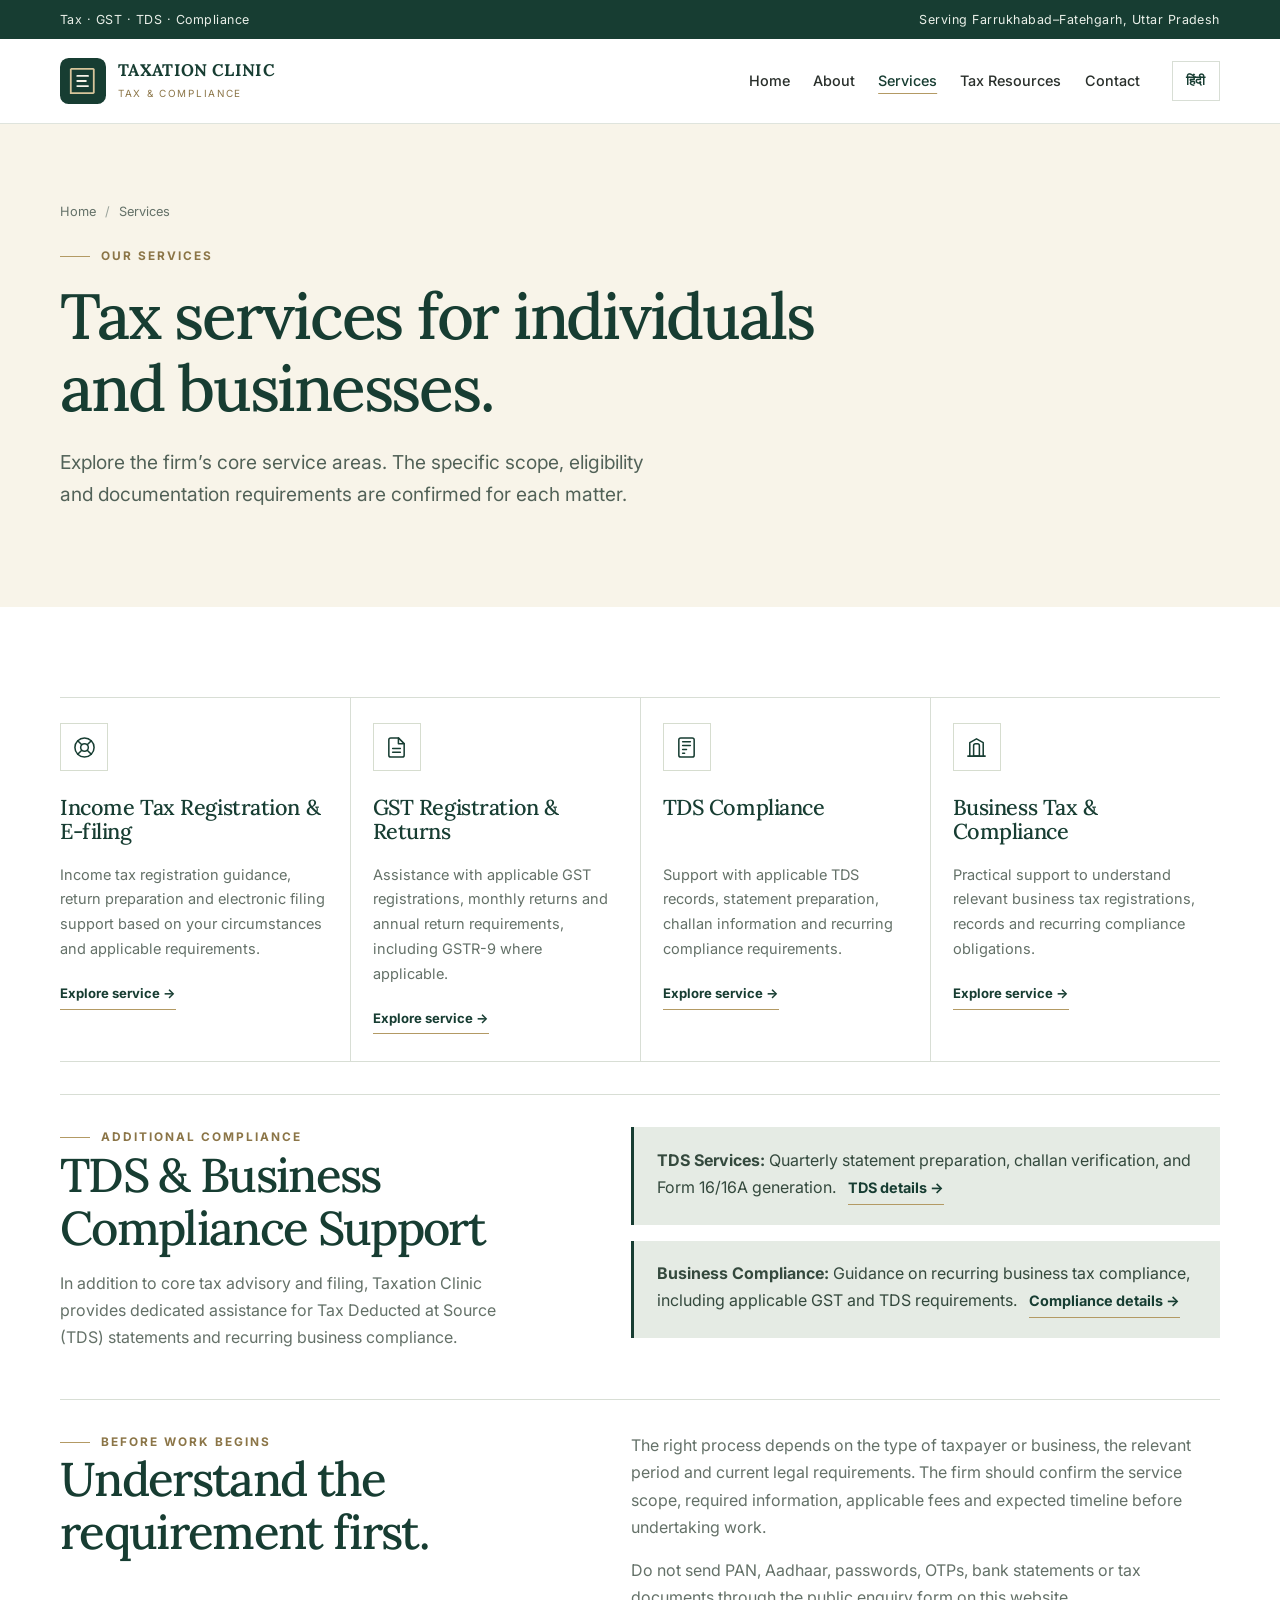
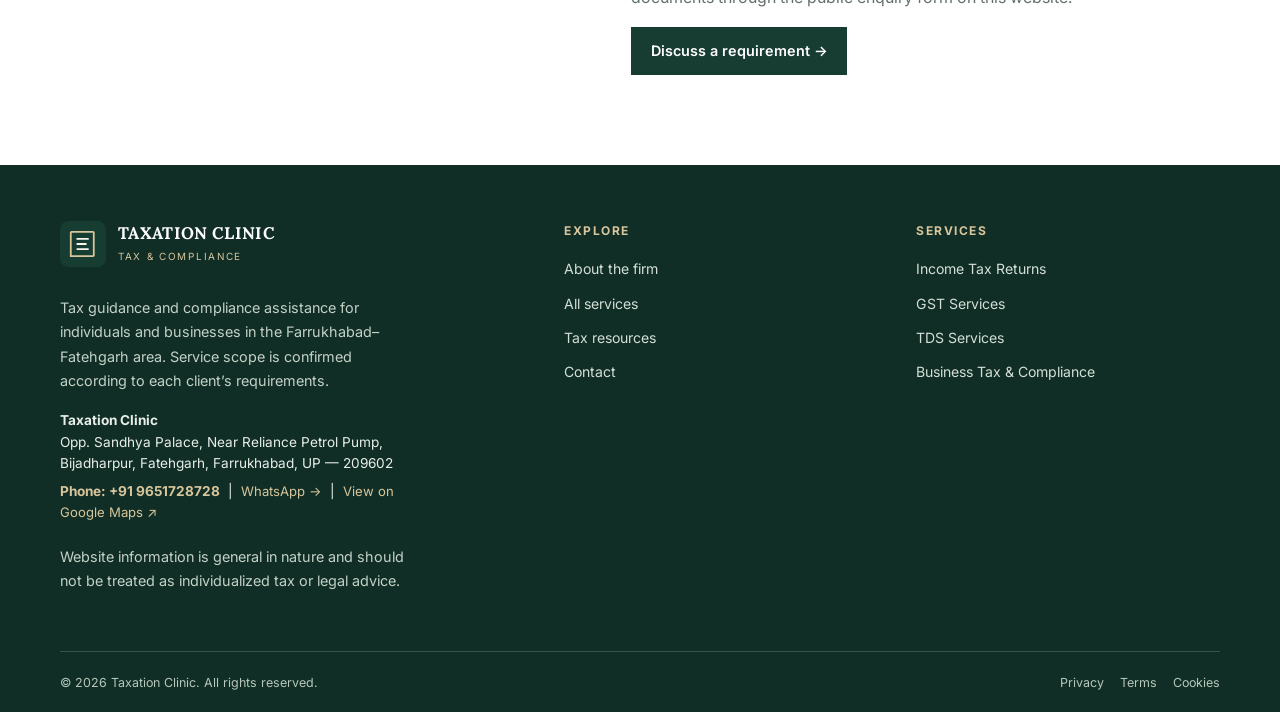
<file: services.html>
<!DOCTYPE html>

<html lang="en-IN"><head><meta charset="utf-8"/><meta content="width=device-width,initial-scale=1" name="viewport"/><meta content="#173D32" name="theme-color"/><meta content="Explore income tax registration and e-filing, GST registrations and returns, TDS services, and business tax compliance from Taxation Clinic in Farrukhabad–Fatehgarh." name="description"/><meta content="website" property="og:type"/><meta content="Taxation Clinic" property="og:site_name"/><meta content="Tax Services | Income Tax, GST, TDS &amp; Business Compliance | Taxation Clinic" property="og:title"/><meta content="Income tax, GST registration and returns, TDS, and business tax compliance support in Farrukhabad–Fatehgarh." property="og:description"/><meta content="https://taxationclinic.in/assets/og-image.svg" property="og:image"/><meta content="summary_large_image" name="twitter:card"/><meta content="Tax Services | Income Tax, GST, TDS &amp; Business Compliance | Taxation Clinic" name="twitter:title"/><meta content="Income tax, GST registration and returns, TDS, and business tax compliance support in Farrukhabad–Fatehgarh." name="twitter:description"/><meta content="https://taxationclinic.in/assets/og-image.svg" name="twitter:image"/><link href="assets/favicon.svg" rel="icon" type="image/svg+xml"/><link href="https://fonts.googleapis.com" rel="preconnect"/><link crossorigin="" href="https://fonts.gstatic.com" rel="preconnect"/><link href="assets/site.css" rel="stylesheet"/><link href="https://taxationclinic.in/services" rel="canonical"/><title>Tax Services | Income Tax, GST, TDS &amp; Business Compliance | Taxation Clinic</title></head><body><a class="skip-link" href="#main">Skip to content</a><div class="topline"><div class="container"><span>Tax · GST · TDS · Compliance</span><span class="topline-right">Serving Farrukhabad–Fatehgarh, Uttar Pradesh</span></div></div><header class="site-header"><div class="container nav-wrap"><a aria-label="Taxation Clinic home" class="brand" href="/"><img alt="" height="46" src="assets/mark.svg" width="46"/><span><span class="brand-name">TAXATION CLINIC</span><span class="brand-sub">TAX &amp; COMPLIANCE</span></span></a><nav aria-label="Primary navigation" class="nav-links" data-nav="" id="primary-navigation"><a href="/">Home</a><a href="about">About</a><a aria-current="page" href="services">Services</a><a href="resources">Tax Resources</a><a href="contact">Contact</a></nav><div class="nav-actions"><button aria-label="Switch website language" aria-pressed="false" class="language-toggle" type="button">हिंदी</button><button aria-controls="primary-navigation" aria-expanded="false" aria-label="Open navigation" class="menu-toggle" data-menu-toggle=""><svg fill="none" stroke="currentColor" stroke-linecap="round" stroke-width="1.8" viewbox="0 0 24 24"><path d="M4 7h16M4 12h16M4 17h16"></path></svg></button></div></div></header><main id="main"><section class="page-hero"><div class="container"><div class="breadcrumbs"><a href="/">Home</a><span>/</span>Services</div><div class="eyebrow">OUR SERVICES</div><h1>Tax services for individuals and businesses.</h1><p class="lead">Explore the firm’s core service areas. The specific scope, eligibility and documentation requirements are confirmed for each matter.</p></div></section><section class="section"><div class="container"><div class="services-grid"><article class="service-item"><div class="service-icon"><svg aria-hidden="true" fill="none" stroke="currentColor" stroke-linecap="round" stroke-linejoin="round" stroke-width="1.6" viewbox="0 0 24 24"><circle cx="12" cy="12" r="10"></circle><path d="m4.93 4.93 4.24 4.24"></path><path d="m14.83 9.17 4.24-4.24"></path><path d="m14.83 14.83 4.24 4.24"></path><path d="m9.17 14.83-4.24 4.24"></path><circle cx="12" cy="12" r="4"></circle></svg></div><h3>Income Tax Registration &amp; E-filing</h3><p>Income tax registration guidance, return preparation and electronic filing support based on your circumstances and applicable requirements.</p><a class="text-link" href="services/income-tax">Explore service →</a></article><article class="service-item"><div class="service-icon"><svg aria-hidden="true" fill="none" stroke="currentColor" stroke-linecap="round" stroke-linejoin="round" stroke-width="1.6" viewbox="0 0 24 24"><path d="M14 2H6a2 2 0 0 0-2 2v16a2 2 0 0 0 2 2h12a2 2 0 0 0 2-2V8z"></path><path d="M14 2v6h6M8 13h8M8 17h8"></path></svg></div><h3>GST Registration &amp; Returns</h3><p>Assistance with applicable GST registrations, monthly returns and annual return requirements, including GSTR-9 where applicable.</p><a class="text-link" href="services/gst">Explore service →</a></article><article class="service-item"><div class="service-icon"><svg aria-hidden="true" fill="none" stroke="currentColor" stroke-linecap="round" stroke-linejoin="round" stroke-width="1.6" viewbox="0 0 24 24"><rect height="20" rx="2" width="16" x="4" y="2"></rect><line x1="8" x2="16" y1="6" y2="6"></line><line x1="8" x2="16" y1="10" y2="10"></line><line x1="8" x2="12" y1="14" y2="14"></line><line x1="8" x2="10" y1="18" y2="18"></line></svg></div><h3>TDS Compliance</h3><p>Support with applicable TDS records, statement preparation, challan information and recurring compliance requirements.</p><a class="text-link" href="services/tds">Explore service →</a></article><article class="service-item"><div class="service-icon"><svg aria-hidden="true" fill="none" stroke="currentColor" stroke-linecap="round" stroke-linejoin="round" stroke-width="1.6" viewbox="0 0 24 24"><path d="m3 21 18 0"></path><path d="M5 21V7l7-4 7 4v14"></path><path d="M9 10a2 2 0 0 1 2-2h2a2 2 0 0 1 2 2v11H9V10z"></path></svg></div><h3>Business Tax &amp; Compliance</h3><p>Practical support to understand relevant business tax registrations, records and recurring compliance obligations.</p><a class="text-link" href="services/business-compliance">Explore service →</a></article></div><div class="divider"></div><div class="two-col"><div><div class="eyebrow">Additional Compliance</div><h2>TDS &amp; Business Compliance Support</h2><p class="muted">In addition to core tax advisory and filing, Taxation Clinic provides dedicated assistance for Tax Deducted at Source (TDS) statements and recurring business compliance.</p></div><div style="display:flex;flex-direction:column;gap:1rem;justify-content:center"><div class="callout" style="margin:0"><strong>TDS Services:</strong> Quarterly statement preparation, challan verification, and Form 16/16A generation. <a class="text-link" href="services/tds" style="display:inline-block;margin-left:.5rem">TDS details →</a></div><div class="callout" style="margin:0"><strong>Business Compliance:</strong> Guidance on recurring business tax compliance, including applicable GST and TDS requirements. <a class="text-link" href="services/business-compliance" style="display:inline-block;margin-left:.5rem">Compliance details →</a></div></div></div><div class="divider"></div><div class="two-col"><div><div class="eyebrow">Before work begins</div><h2>Understand the requirement first.</h2></div><div><p class="muted">The right process depends on the type of taxpayer or business, the relevant period and current legal requirements. The firm should confirm the service scope, required information, applicable fees and expected timeline before undertaking work.</p><p class="muted">Do not send PAN, Aadhaar, passwords, OTPs, bank statements or tax documents through the public enquiry form on this website.</p><a class="btn" href="contact">Discuss a requirement →</a></div></div></div></section></main><footer class="site-footer"><div class="container"><div class="footer-grid"><div class="footer-brand"><a class="brand" href="/"><img alt="" height="46" src="assets/mark.svg" width="46"/><span><span class="brand-name">TAXATION CLINIC</span><span class="brand-sub">TAX &amp; COMPLIANCE</span></span></a><p>Tax guidance and compliance assistance for individuals and businesses in the Farrukhabad–Fatehgarh area. Service scope is confirmed according to each client’s requirements.</p><p style="margin-top:1rem;color:#e8eee8;font-size:.85rem;line-height:1.6"><strong>Taxation Clinic</strong><br/>Opp. Sandhya Palace, Near Reliance Petrol Pump,<br/>Bijadharpur, Fatehgarh, Farrukhabad, UP — 209602<br/><a href="tel:+919651728728" style="color:var(--gold-light);font-weight:700;display:inline-block;margin-top:.35rem">Phone: +91 9651728728</a>  |  <a href="https://wa.me/919651728728" rel="noopener noreferrer" style="color:var(--gold-light);font-size:.82rem" target="_blank">WhatsApp →</a>  |  <a href="https://maps.google.com/?cid=5089177080212096929" rel="noopener noreferrer" style="color:var(--gold-light);font-size:.82rem" target="_blank">View on Google Maps ↗</a></p><p class="notice">Website information is general in nature and should not be treated as individualized tax or legal advice.</p></div><div><div class="footer-heading">Explore</div><div class="footer-links"><a href="about">About the firm</a><a href="services">All services</a><a href="resources">Tax resources</a><a href="contact">Contact</a></div></div><div><div class="footer-heading">Services</div><div class="footer-links"><a href="services/income-tax">Income Tax Returns</a><a href="services/gst">GST Services</a><a href="services/tds">TDS Services</a><a href="services/business-compliance">Business Tax &amp; Compliance</a></div></div></div><div class="footer-bottom"><span>© <span data-year="">2026</span> Taxation Clinic. All rights reserved.</span><div class="footer-legal"><a href="privacy-policy">Privacy</a><a href="terms">Terms</a><a href="cookies">Cookies</a></div></div></div></footer><script defer="" src="assets/site.js"></script><script defer="" src="assets/language.js"></script></body></html>
</file>
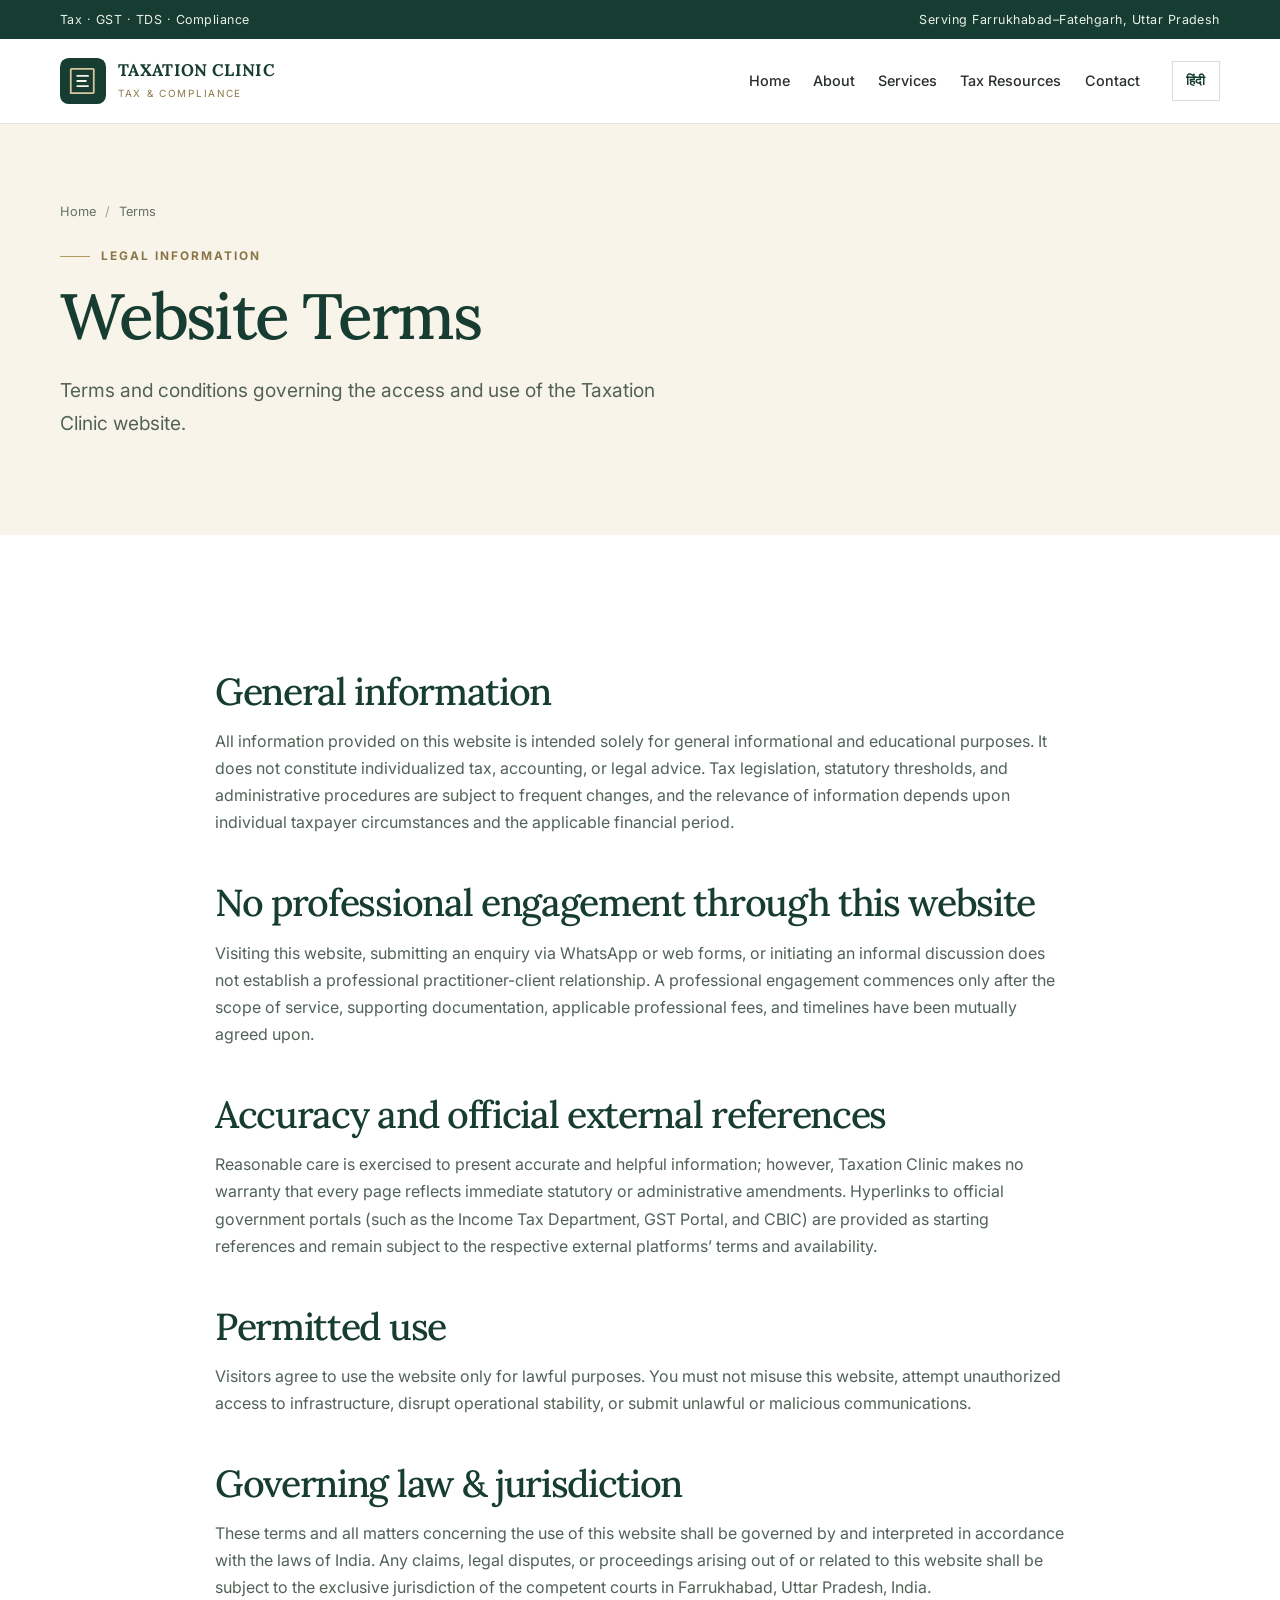
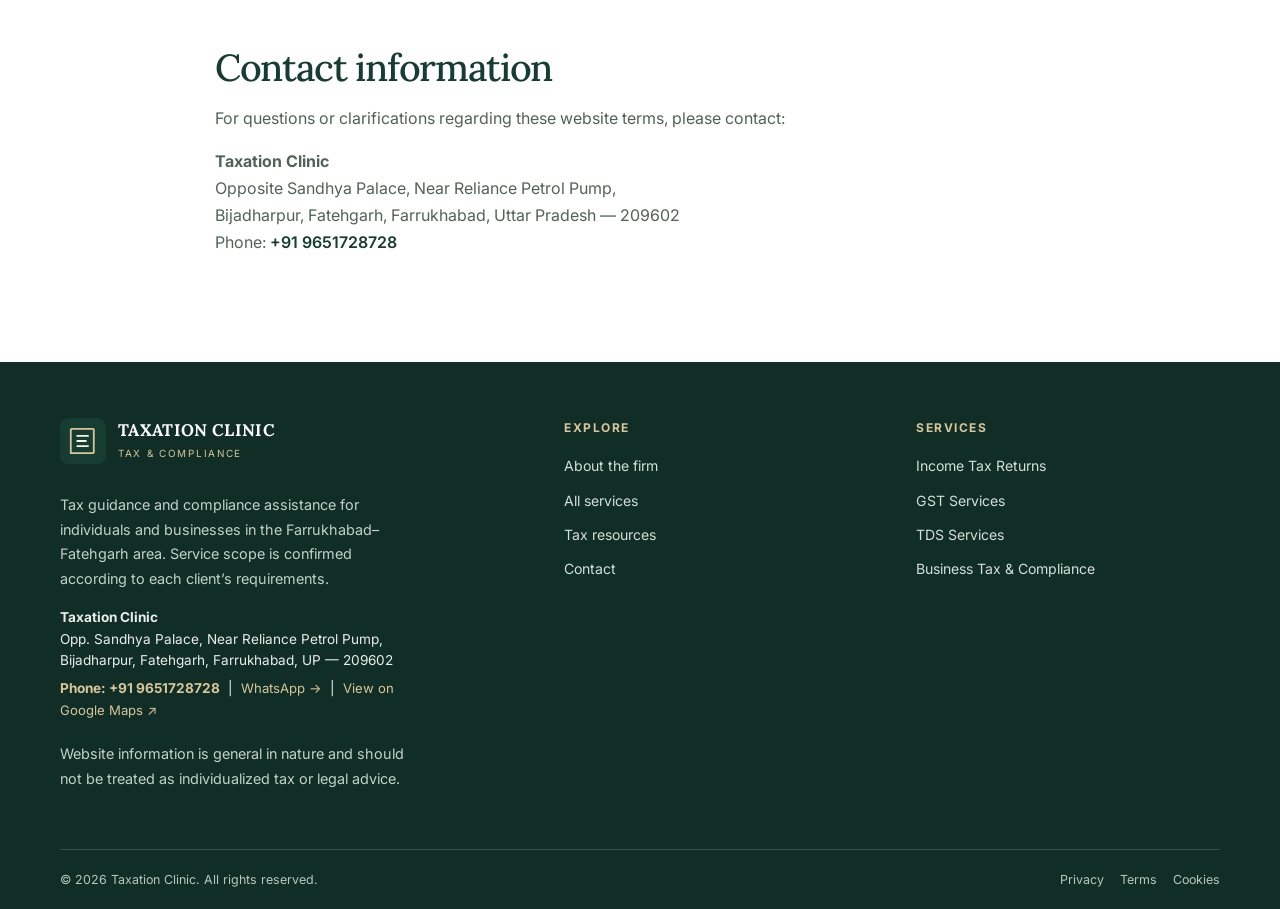
<file: terms.html>
<!doctype html><html lang="en-IN"><head><meta charset="utf-8"><meta name="viewport" content="width=device-width,initial-scale=1"><meta name="theme-color" content="#173D32"><meta name="description" content="Website terms of use for Taxation Clinic in Farrukhabad–Fatehgarh, Uttar Pradesh. Review terms of access, services, and governing jurisdiction."><meta property="og:type" content="website"><meta property="og:site_name" content="Taxation Clinic"><meta property="og:title" content="Website Terms | Taxation Clinic"><meta property="og:description" content="Website terms of use for Taxation Clinic in Farrukhabad–Fatehgarh, Uttar Pradesh. Review terms of access, services, and governing jurisdiction."><meta property="og:image" content="https://taxationclinic.in/assets/og-image.svg"><meta name="twitter:card" content="summary_large_image"><meta name="twitter:title" content="Website Terms | Taxation Clinic"><meta name="twitter:description" content="Website terms of use for Taxation Clinic in Farrukhabad–Fatehgarh, Uttar Pradesh. Review terms of access, services, and governing jurisdiction."><meta name="twitter:image" content="https://taxationclinic.in/assets/og-image.svg"><link rel="icon" href="assets/favicon.svg" type="image/svg+xml"><link rel="preconnect" href="https://fonts.googleapis.com"><link rel="preconnect" href="https://fonts.gstatic.com" crossorigin><link rel="stylesheet" href="assets/site.css"><link rel="canonical" href="https://taxationclinic.in/terms"><title>Website Terms | Taxation Clinic</title></head><body><a class="skip-link" href="#main">Skip to content</a><div class="topline"><div class="container"><span>Tax · GST · TDS · Compliance</span><span class="topline-right">Serving Farrukhabad–Fatehgarh, Uttar Pradesh</span></div></div><header class="site-header"><div class="container nav-wrap"><a class="brand" href="/" aria-label="Taxation Clinic home"><img src="assets/mark.svg" width="46" height="46" alt=""><span><span class="brand-name">TAXATION CLINIC</span><span class="brand-sub">TAX &amp; COMPLIANCE</span></span></a><nav class="nav-links" data-nav id="primary-navigation" aria-label="Primary navigation"><a href="/">Home</a><a href="about">About</a><a href="services">Services</a><a href="resources">Tax Resources</a><a href="contact">Contact</a></nav><div class="nav-actions"><button type="button" class="language-toggle" aria-label="Switch website language" aria-pressed="false">हिंदी</button><button class="menu-toggle" data-menu-toggle aria-label="Open navigation" aria-expanded="false" aria-controls="primary-navigation"><svg viewBox="0 0 24 24" fill="none" stroke="currentColor" stroke-width="1.8" stroke-linecap="round"><path d="M4 7h16M4 12h16M4 17h16"/></svg></button></div></div></header><main id="main">
<section class="page-hero">
<div class="container">
<div class="breadcrumbs"><a href="/">Home</a><span>/</span>Terms</div>
<div class="eyebrow">LEGAL INFORMATION</div>
<h1>Website Terms</h1>
<p class="lead">Terms and conditions governing the access and use of the Taxation Clinic website.</p>
</div>
</section>
<section class="section">
<div class="container page-content">
<h2>General information</h2>
<p>All information provided on this website is intended solely for general informational and educational purposes. It does not constitute individualized tax, accounting, or legal advice. Tax legislation, statutory thresholds, and administrative procedures are subject to frequent changes, and the relevance of information depends upon individual taxpayer circumstances and the applicable financial period.</p>

<h2>No professional engagement through this website</h2>
<p>Visiting this website, submitting an enquiry via WhatsApp or web forms, or initiating an informal discussion does not establish a professional practitioner-client relationship. A professional engagement commences only after the scope of service, supporting documentation, applicable professional fees, and timelines have been mutually agreed upon.</p>

<h2>Accuracy and official external references</h2>
<p>Reasonable care is exercised to present accurate and helpful information; however, Taxation Clinic makes no warranty that every page reflects immediate statutory or administrative amendments. Hyperlinks to official government portals (such as the Income Tax Department, GST Portal, and CBIC) are provided as starting references and remain subject to the respective external platforms’ terms and availability.</p>

<h2>Permitted use</h2>
<p>Visitors agree to use the website only for lawful purposes. You must not misuse this website, attempt unauthorized access to infrastructure, disrupt operational stability, or submit unlawful or malicious communications.</p>

<h2>Governing law &amp; jurisdiction</h2>
<p>These terms and all matters concerning the use of this website shall be governed by and interpreted in accordance with the laws of India. Any claims, legal disputes, or proceedings arising out of or related to this website shall be subject to the exclusive jurisdiction of the competent courts in Farrukhabad, Uttar Pradesh, India.</p>

<h2>Contact information</h2>
<p>For questions or clarifications regarding these website terms, please contact:</p>
<p><strong>Taxation Clinic</strong><br>
Opposite Sandhya Palace, Near Reliance Petrol Pump,<br>
Bijadharpur, Fatehgarh, Farrukhabad, Uttar Pradesh — 209602<br>
Phone: <a href="tel:+919651728728" style="color:var(--green);font-weight:600">+91 9651728728</a></p>
</div>
</section>
</main><footer class="site-footer"><div class="container"><div class="footer-grid"><div class="footer-brand"><a class="brand" href="/"><img src="assets/mark.svg" width="46" height="46" alt=""><span><span class="brand-name">TAXATION CLINIC</span><span class="brand-sub">TAX &amp; COMPLIANCE</span></span></a><p>Tax guidance and compliance assistance for individuals and businesses in the Farrukhabad–Fatehgarh area. Service scope is confirmed according to each client’s requirements.</p><p style="margin-top:1rem;color:#e8eee8;font-size:.85rem;line-height:1.6"><strong>Taxation Clinic</strong><br>Opp. Sandhya Palace, Near Reliance Petrol Pump,<br>Bijadharpur, Fatehgarh, Farrukhabad, UP — 209602<br><a href="tel:+919651728728" style="color:var(--gold-light);font-weight:700;display:inline-block;margin-top:.35rem">Phone: +91 9651728728</a> &nbsp;|&nbsp; <a href="https://wa.me/919651728728" target="_blank" rel="noopener noreferrer" style="color:var(--gold-light);font-size:.82rem">WhatsApp →</a> &nbsp;|&nbsp; <a href="https://maps.google.com/?cid=5089177080212096929" target="_blank" rel="noopener noreferrer" style="color:var(--gold-light);font-size:.82rem">View on Google Maps ↗</a></p><p class="notice">Website information is general in nature and should not be treated as individualized tax or legal advice.</p></div><div><div class="footer-heading">Explore</div><div class="footer-links"><a href="about">About the firm</a><a href="services">All services</a><a href="resources">Tax resources</a><a href="contact">Contact</a></div></div><div><div class="footer-heading">Services</div><div class="footer-links"><a href="services/income-tax">Income Tax Returns</a><a href="services/gst">GST Services</a><a href="services/tds">TDS Services</a><a href="services/business-compliance">Business Tax &amp; Compliance</a></div></div></div><div class="footer-bottom"><span>© <span data-year>2026</span> Taxation Clinic. All rights reserved.</span><div class="footer-legal"><a href="privacy-policy">Privacy</a><a href="terms">Terms</a><a href="cookies">Cookies</a></div></div></div></footer><script src="assets/site.js" defer></script><script src="assets/language.js" defer></script></body></html>
</file>
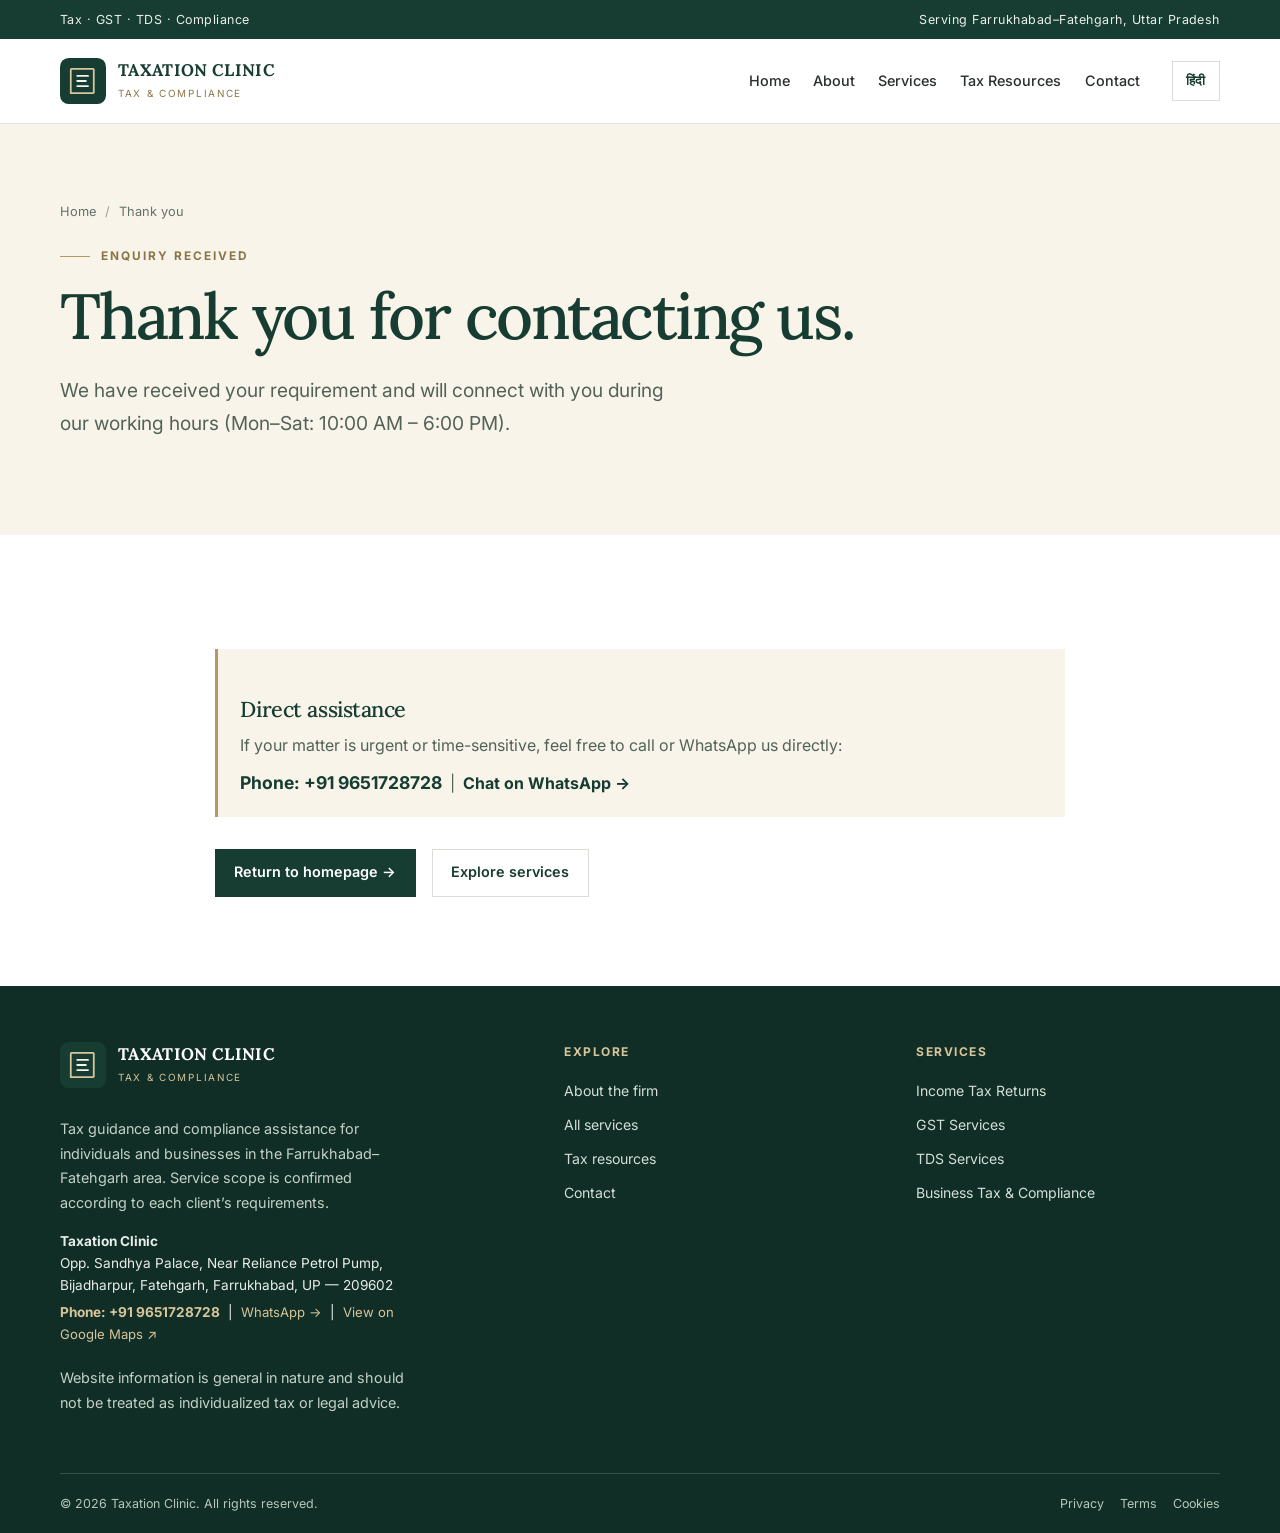
<file: thank-you.html>
<!doctype html><html lang="en-IN"><head><meta charset="utf-8"><meta name="viewport" content="width=device-width,initial-scale=1"><meta name="theme-color" content="#173D32"><meta name="description" content="Thank you for reaching out to Taxation Clinic. We will review your tax or compliance enquiry and respond promptly."><meta property="og:type" content="website"><meta property="og:site_name" content="Taxation Clinic"><meta property="og:title" content="Thank You | Taxation Clinic"><meta property="og:description" content="Thank you for reaching out to Taxation Clinic. We will review your tax or compliance enquiry and respond promptly."><meta property="og:image" content="https://taxationclinic.in/assets/og-image.svg"><meta name="twitter:card" content="summary_large_image"><meta name="twitter:title" content="Thank You | Taxation Clinic"><meta name="twitter:description" content="Thank you for reaching out to Taxation Clinic. We will review your tax or compliance enquiry and respond promptly."><meta name="twitter:image" content="https://taxationclinic.in/assets/og-image.svg"><link rel="icon" href="assets/favicon.svg" type="image/svg+xml"><link rel="preconnect" href="https://fonts.googleapis.com"><link rel="preconnect" href="https://fonts.gstatic.com" crossorigin><link rel="stylesheet" href="assets/site.css"><link rel="canonical" href="https://taxationclinic.in/thank-you"><title>Thank You | Taxation Clinic</title></head><body><a class="skip-link" href="#main">Skip to content</a><div class="topline"><div class="container"><span>Tax · GST · TDS · Compliance</span><span class="topline-right">Serving Farrukhabad–Fatehgarh, Uttar Pradesh</span></div></div><header class="site-header"><div class="container nav-wrap"><a class="brand" href="/" aria-label="Taxation Clinic home"><img src="assets/mark.svg" width="46" height="46" alt=""><span><span class="brand-name">TAXATION CLINIC</span><span class="brand-sub">TAX &amp; COMPLIANCE</span></span></a><nav class="nav-links" data-nav id="primary-navigation" aria-label="Primary navigation"><a href="/">Home</a><a href="about">About</a><a href="services">Services</a><a href="resources">Tax Resources</a><a href="contact">Contact</a></nav><div class="nav-actions"><button type="button" class="language-toggle" aria-label="Switch website language" aria-pressed="false">हिंदी</button><button class="menu-toggle" data-menu-toggle aria-label="Open navigation" aria-expanded="false" aria-controls="primary-navigation"><svg viewBox="0 0 24 24" fill="none" stroke="currentColor" stroke-width="1.8" stroke-linecap="round"><path d="M4 7h16M4 12h16M4 17h16"/></svg></button></div></div></header><main id="main">
<section class="page-hero">
<div class="container">
<div class="breadcrumbs"><a href="/">Home</a><span>/</span>Thank you</div>
<div class="eyebrow">ENQUIRY RECEIVED</div>
<h1>Thank you for contacting us.</h1>
<p class="lead">We have received your requirement and will connect with you during our working hours (Mon–Sat: 10:00 AM – 6:00 PM).</p>
</div>
</section>
<section class="section">
<div class="container page-content">
<div class="callout" style="border-left-color:var(--gold);background:var(--ivory)">
<h3>Direct assistance</h3>
<p style="margin:0 0 .5rem">If your matter is urgent or time-sensitive, feel free to call or WhatsApp us directly:</p>
<p style="margin:0"><a href="tel:+919651728728" style="font-weight:700;color:var(--green);font-size:1.1rem">Phone: +91 9651728728</a> &nbsp;|&nbsp; <a href="https://wa.me/919651728728" target="_blank" rel="noopener noreferrer" style="font-weight:700;color:var(--green)">Chat on WhatsApp →</a></p>
</div>
<div style="margin-top:2rem">
<a class="btn" href="/">Return to homepage →</a>
<a class="btn btn-outline" href="services" style="margin-left:.75rem">Explore services</a>
</div>
</div>
</section>
</main><footer class="site-footer"><div class="container"><div class="footer-grid"><div class="footer-brand"><a class="brand" href="/"><img src="assets/mark.svg" width="46" height="46" alt=""><span><span class="brand-name">TAXATION CLINIC</span><span class="brand-sub">TAX &amp; COMPLIANCE</span></span></a><p>Tax guidance and compliance assistance for individuals and businesses in the Farrukhabad–Fatehgarh area. Service scope is confirmed according to each client’s requirements.</p><p style="margin-top:1rem;color:#e8eee8;font-size:.85rem;line-height:1.6"><strong>Taxation Clinic</strong><br>Opp. Sandhya Palace, Near Reliance Petrol Pump,<br>Bijadharpur, Fatehgarh, Farrukhabad, UP — 209602<br><a href="tel:+919651728728" style="color:var(--gold-light);font-weight:700;display:inline-block;margin-top:.35rem">Phone: +91 9651728728</a> &nbsp;|&nbsp; <a href="https://wa.me/919651728728" target="_blank" rel="noopener noreferrer" style="color:var(--gold-light);font-size:.82rem">WhatsApp →</a> &nbsp;|&nbsp; <a href="https://maps.google.com/?cid=5089177080212096929" target="_blank" rel="noopener noreferrer" style="color:var(--gold-light);font-size:.82rem">View on Google Maps ↗</a></p><p class="notice">Website information is general in nature and should not be treated as individualized tax or legal advice.</p></div><div><div class="footer-heading">Explore</div><div class="footer-links"><a href="about">About the firm</a><a href="services">All services</a><a href="resources">Tax resources</a><a href="contact">Contact</a></div></div><div><div class="footer-heading">Services</div><div class="footer-links"><a href="services/income-tax">Income Tax Returns</a><a href="services/gst">GST Services</a><a href="services/tds">TDS Services</a><a href="services/business-compliance">Business Tax &amp; Compliance</a></div></div></div><div class="footer-bottom"><span>© <span data-year>2026</span> Taxation Clinic. All rights reserved.</span><div class="footer-legal"><a href="privacy-policy">Privacy</a><a href="terms">Terms</a><a href="cookies">Cookies</a></div></div></div></footer><script src="assets/site.js" defer></script><script src="assets/language.js" defer></script></body></html>
</file>
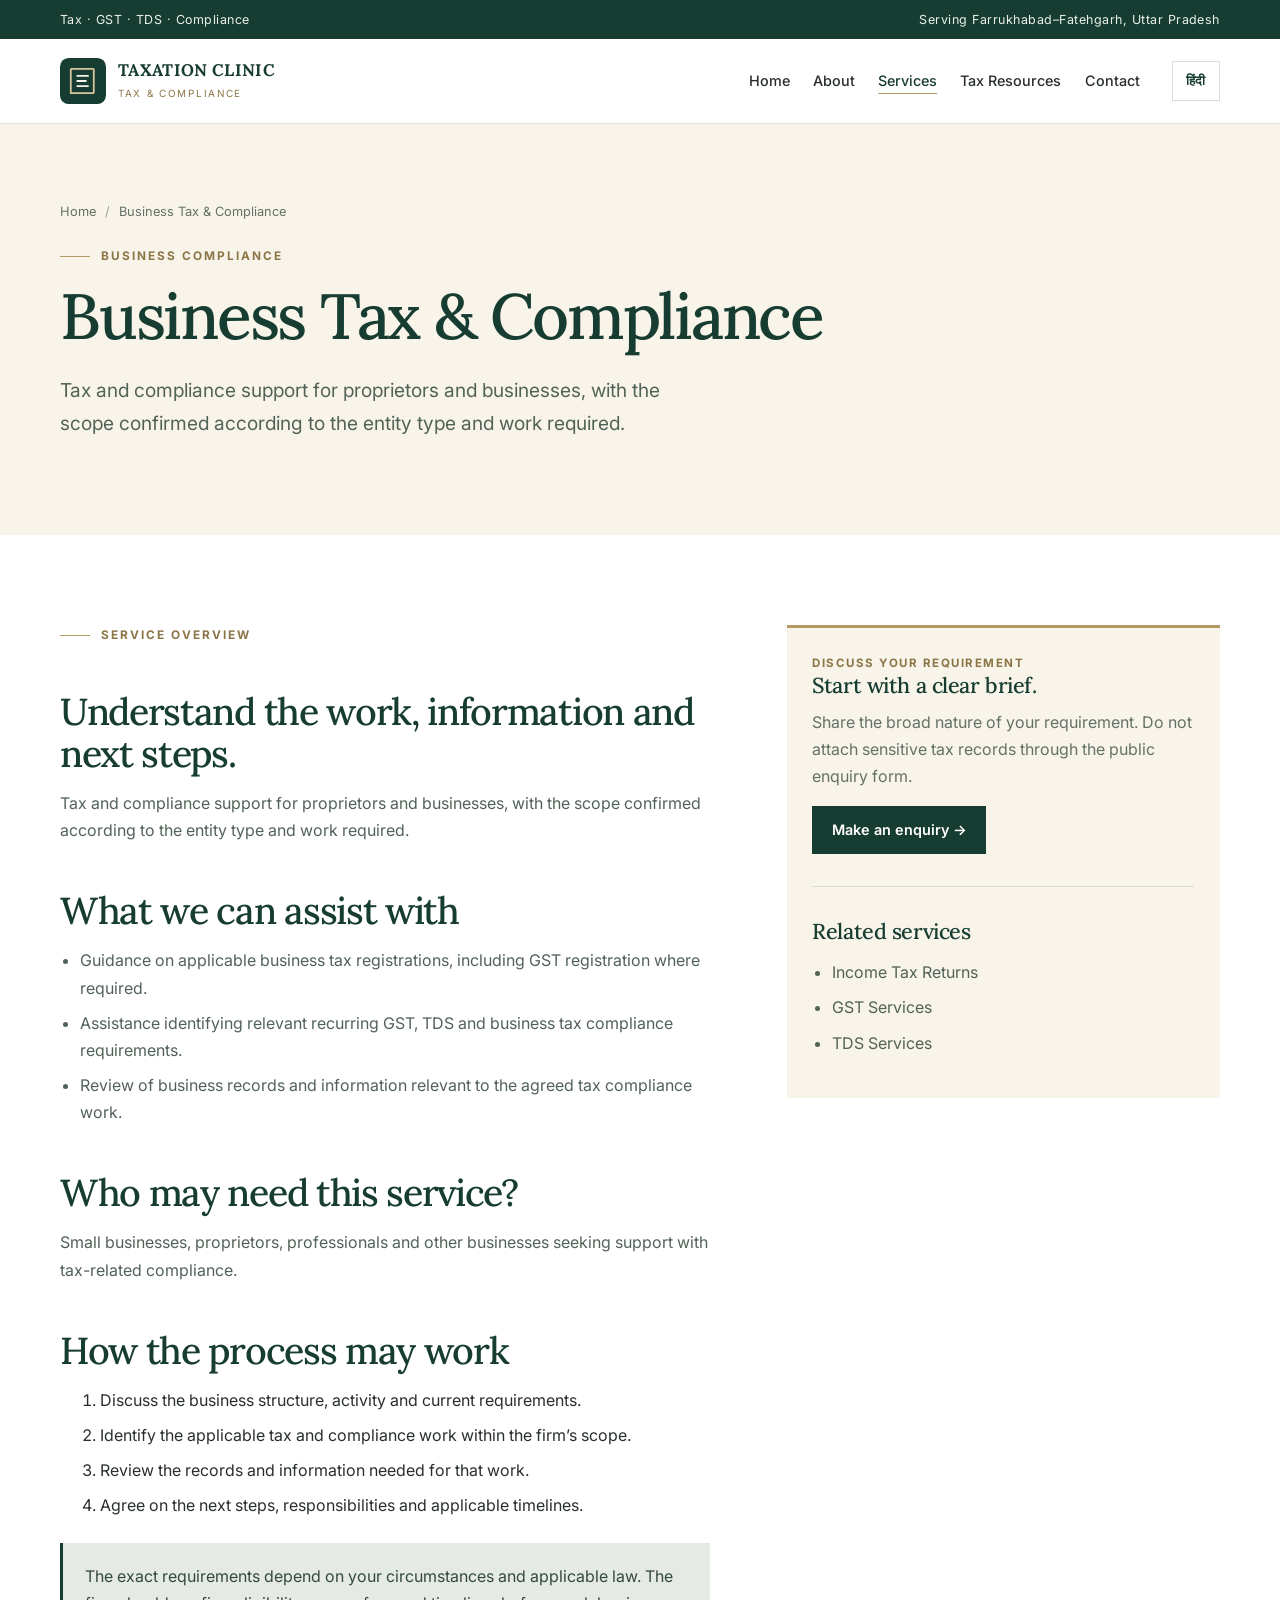
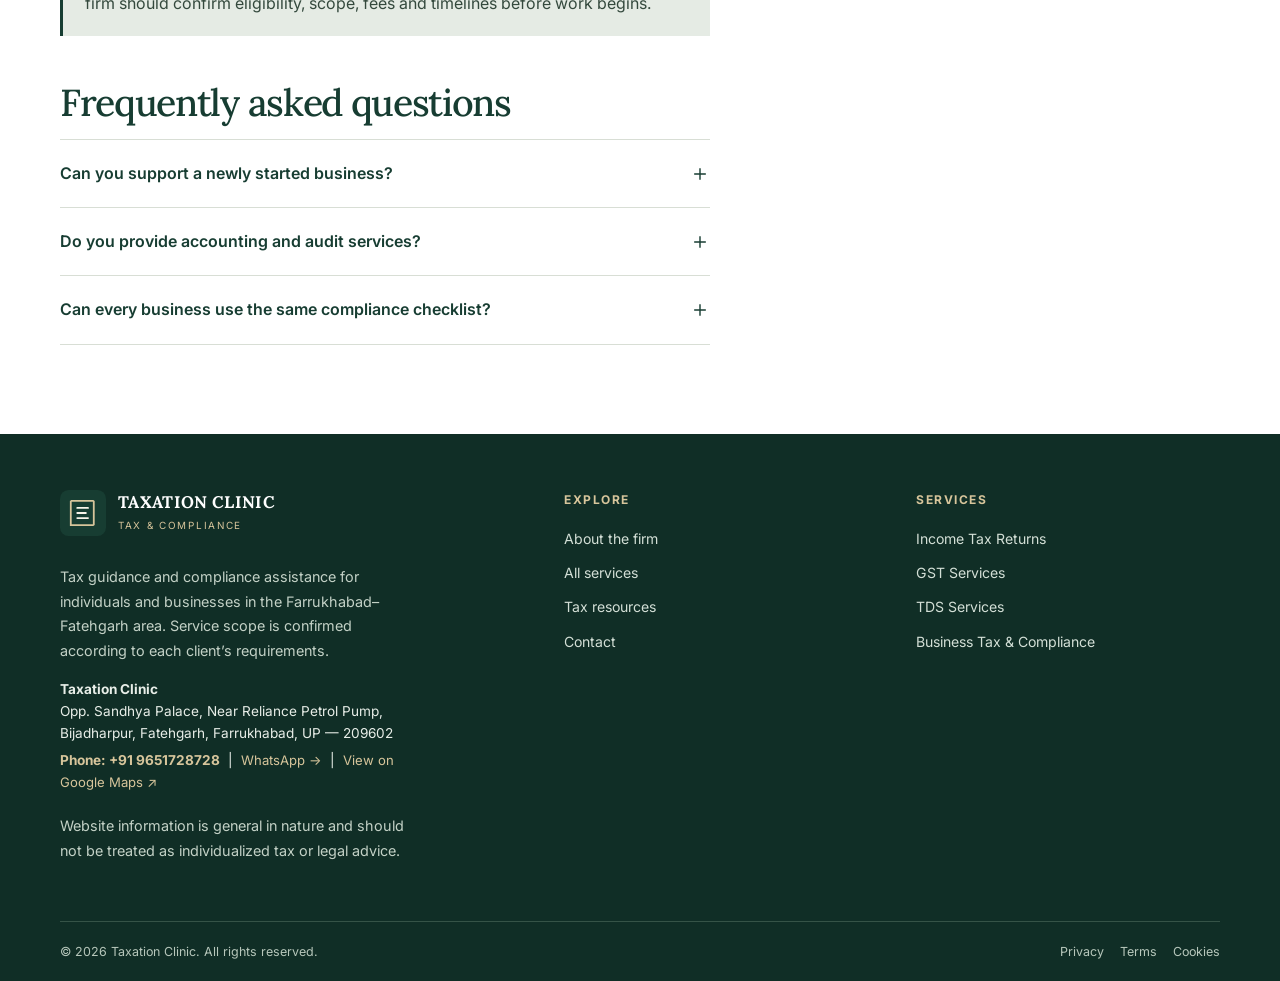
<file: services/business-compliance.html>
<!DOCTYPE html>
<html lang="en-IN"><head><meta charset="utf-8"/><meta content="width=device-width,initial-scale=1" name="viewport"/><meta content="#173D32" name="theme-color"/><meta content="Business tax and compliance support for proprietors and businesses in Farrukhabad–Fatehgarh, including guidance on applicable registrations and recurring requirements." name="description"/><meta content="website" property="og:type"/><meta content="Taxation Clinic" property="og:site_name"/><meta content="Business Tax &amp; Compliance | Taxation Clinic" property="og:title"/><meta content="Business tax and compliance support for proprietors and businesses in Farrukhabad–Fatehgarh." property="og:description"/><meta content="https://taxationclinic.in/assets/og-image.svg" property="og:image"/><meta content="summary_large_image" name="twitter:card"/><meta content="Business Tax &amp; Compliance | Taxation Clinic" name="twitter:title"/><meta content="Learn about business tax &amp; compliance support from Taxation Clinic in Farrukhabad–Fatehgarh, including the general process and information that may be needed." name="twitter:description"/><meta content="https://taxationclinic.in/assets/og-image.svg" name="twitter:image"/><link href="../assets/favicon.svg" rel="icon" type="image/svg+xml"/><link href="https://fonts.googleapis.com" rel="preconnect"/><link crossorigin="" href="https://fonts.gstatic.com" rel="preconnect"/><link href="../assets/site.css" rel="stylesheet"/><link href="https://taxationclinic.in/services/business-compliance" rel="canonical"/><title>Business Tax &amp; Compliance | Taxation Clinic</title></head><body><a class="skip-link" href="#main">Skip to content</a><div class="topline"><div class="container"><span>Tax · GST · TDS · Compliance</span><span class="topline-right">Serving Farrukhabad–Fatehgarh, Uttar Pradesh</span></div></div><header class="site-header"><div class="container nav-wrap"><a aria-label="Taxation Clinic home" class="brand" href="/"><img alt="" height="46" src="../assets/mark.svg" width="46"/><span><span class="brand-name">TAXATION CLINIC</span><span class="brand-sub">TAX &amp; COMPLIANCE</span></span></a><nav aria-label="Primary navigation" class="nav-links" data-nav="" id="primary-navigation"><a href="/">Home</a><a href="../about">About</a><a aria-current="page" href="../services">Services</a><a href="../resources">Tax Resources</a><a href="../contact">Contact</a></nav><div class="nav-actions"><button aria-label="Switch website language" aria-pressed="false" class="language-toggle" type="button">हिंदी</button><button aria-controls="primary-navigation" aria-expanded="false" aria-label="Open navigation" class="menu-toggle" data-menu-toggle=""><svg fill="none" stroke="currentColor" stroke-linecap="round" stroke-width="1.8" viewbox="0 0 24 24"><path d="M4 7h16M4 12h16M4 17h16"></path></svg></button></div></div></header><main id="main"><section class="page-hero"><div class="container"><div class="breadcrumbs"><a href="/">Home</a><span>/</span>Business Tax &amp; Compliance</div><div class="eyebrow">BUSINESS COMPLIANCE</div><h1>Business Tax &amp; Compliance</h1><p class="lead">Tax and compliance support for proprietors and businesses, with the scope confirmed according to the entity type and work required.</p></div></section><section class="section"><div class="container service-detail-grid"><div class="page-content"><div class="eyebrow">Service overview</div><h2>Understand the work, information and next steps.</h2><p>Tax and compliance support for proprietors and businesses, with the scope confirmed according to the entity type and work required.</p><h2>What we can assist with</h2><ul class="service-checklist"><li>Guidance on applicable business tax registrations, including GST registration where required.</li><li>Assistance identifying relevant recurring GST, TDS and business tax compliance requirements.</li><li>Review of business records and information relevant to the agreed tax compliance work.</li></ul><h2>Who may need this service?</h2><p>Small businesses, proprietors, professionals and other businesses seeking support with tax-related compliance.</p><h2>How the process may work</h2><ol><li>Discuss the business structure, activity and current requirements.</li><li>Identify the applicable tax and compliance work within the firm’s scope.</li><li>Review the records and information needed for that work.</li><li>Agree on the next steps, responsibilities and applicable timelines.</li></ol><div class="callout">The exact requirements depend on your circumstances and applicable law. The firm should confirm eligibility, scope, fees and timelines before work begins.</div><h2>Frequently asked questions</h2><div class="faq-list"><div class="faq-item" data-accordion=""><button aria-expanded="false" class="faq-question"><span>Can you support a newly started business?</span><svg fill="none" stroke="currentColor" stroke-width="1.7" viewbox="0 0 24 24"><path d="M12 5v14M5 12h14"></path></svg></button><div class="faq-answer" data-answer="" hidden="">The firm can discuss the tax and compliance needs of a new business and clarify which services fall within its scope.</div></div><div class="faq-item" data-accordion=""><button aria-expanded="false" class="faq-question"><span>Do you provide accounting and audit services?</span><svg fill="none" stroke="currentColor" stroke-width="1.7" viewbox="0 0 24 24"><path d="M12 5v14M5 12h14"></path></svg></button><div class="faq-answer" data-answer="" hidden="">Only the services specifically confirmed by the firm should be assumed. Audit, certification and other regulated work may have separate eligibility requirements.</div></div><div class="faq-item" data-accordion=""><button aria-expanded="false" class="faq-question"><span>Can every business use the same compliance checklist?</span><svg fill="none" stroke="currentColor" stroke-width="1.7" viewbox="0 0 24 24"><path d="M12 5v14M5 12h14"></path></svg></button><div class="faq-answer" data-answer="" hidden="">No. Requirements depend on business structure, turnover, activity, registrations and other relevant facts. A checklist should be tailored to the business.</div></div></div></div><aside><div class="aside-note"><div class="small-caps">Discuss your requirement</div><h3>Start with a clear brief.</h3><p class="muted">Share the broad nature of your requirement. Do not attach sensitive tax records through the public enquiry form.</p><a class="btn" href="../contact">Make an enquiry →</a><div class="divider"></div><h3>Related services</h3><ul><li><a href="../services/income-tax">Income Tax Returns</a></li><li><a href="../services/gst">GST Services</a></li><li><a href="../services/tds">TDS Services</a></li></ul></div></aside></div></section></main><footer class="site-footer"><div class="container"><div class="footer-grid"><div class="footer-brand"><a class="brand" href="/"><img alt="" height="46" src="../assets/mark.svg" width="46"/><span><span class="brand-name">TAXATION CLINIC</span><span class="brand-sub">TAX &amp; COMPLIANCE</span></span></a><p>Tax guidance and compliance assistance for individuals and businesses in the Farrukhabad–Fatehgarh area. Service scope is confirmed according to each client’s requirements.</p><p style="margin-top:1rem;color:#e8eee8;font-size:.85rem;line-height:1.6"><strong>Taxation Clinic</strong><br/>Opp. Sandhya Palace, Near Reliance Petrol Pump,<br/>Bijadharpur, Fatehgarh, Farrukhabad, UP — 209602<br/><a href="tel:+919651728728" style="color:var(--gold-light);font-weight:700;display:inline-block;margin-top:.35rem">Phone: +91 9651728728</a>  |  <a href="https://wa.me/919651728728" rel="noopener noreferrer" style="color:var(--gold-light);font-size:.82rem" target="_blank">WhatsApp →</a>  |  <a href="https://maps.google.com/?cid=5089177080212096929" rel="noopener noreferrer" style="color:var(--gold-light);font-size:.82rem" target="_blank">View on Google Maps ↗</a></p><p class="notice">Website information is general in nature and should not be treated as individualized tax or legal advice.</p></div><div><div class="footer-heading">Explore</div><div class="footer-links"><a href="../about">About the firm</a><a href="../services">All services</a><a href="../resources">Tax resources</a><a href="../contact">Contact</a></div></div><div><div class="footer-heading">Services</div><div class="footer-links"><a href="../services/income-tax">Income Tax Returns</a><a href="../services/gst">GST Services</a><a href="../services/tds">TDS Services</a><a href="../services/business-compliance">Business Tax &amp; Compliance</a></div></div></div><div class="footer-bottom"><span>© <span data-year="">2026</span> Taxation Clinic. All rights reserved.</span><div class="footer-legal"><a href="../privacy-policy">Privacy</a><a href="../terms">Terms</a><a href="../cookies">Cookies</a></div></div></div></footer><script defer="" src="../assets/site.js"></script><script defer="" src="../assets/language.js"></script></body></html>
</file>
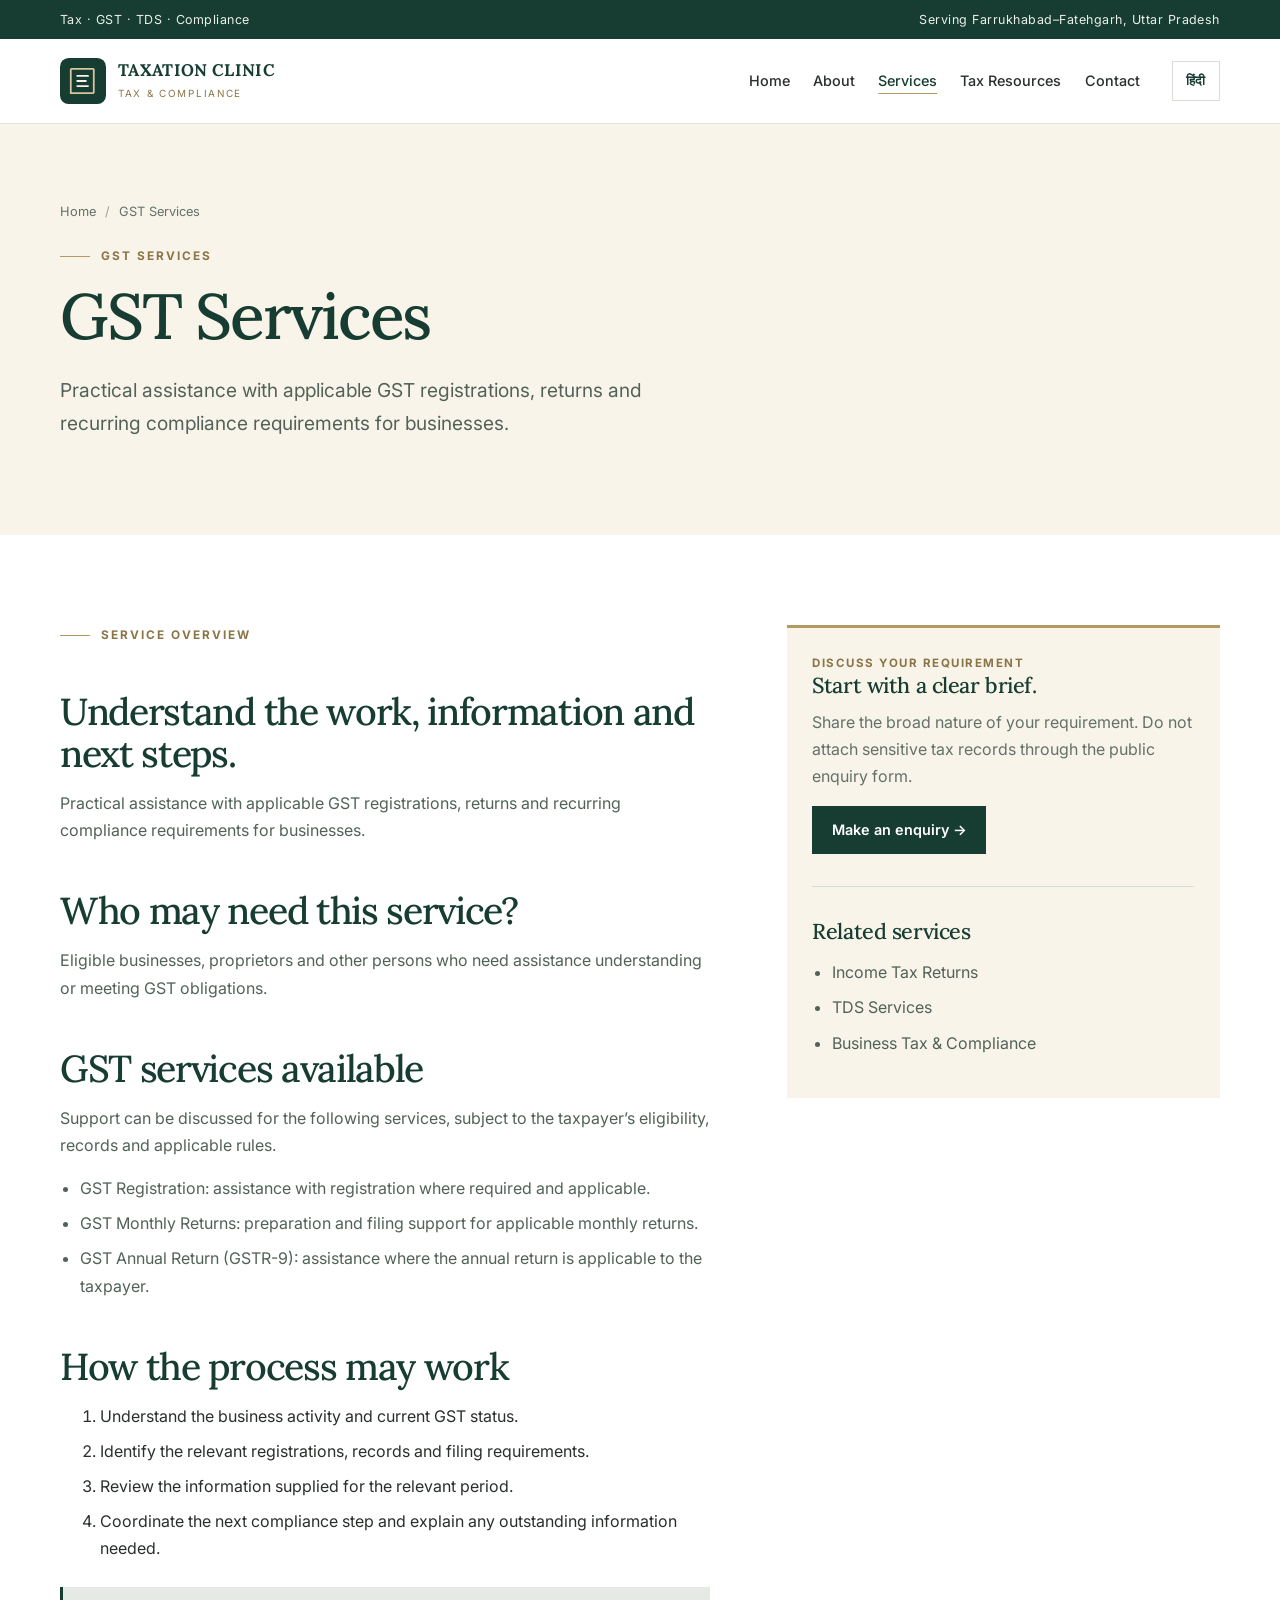
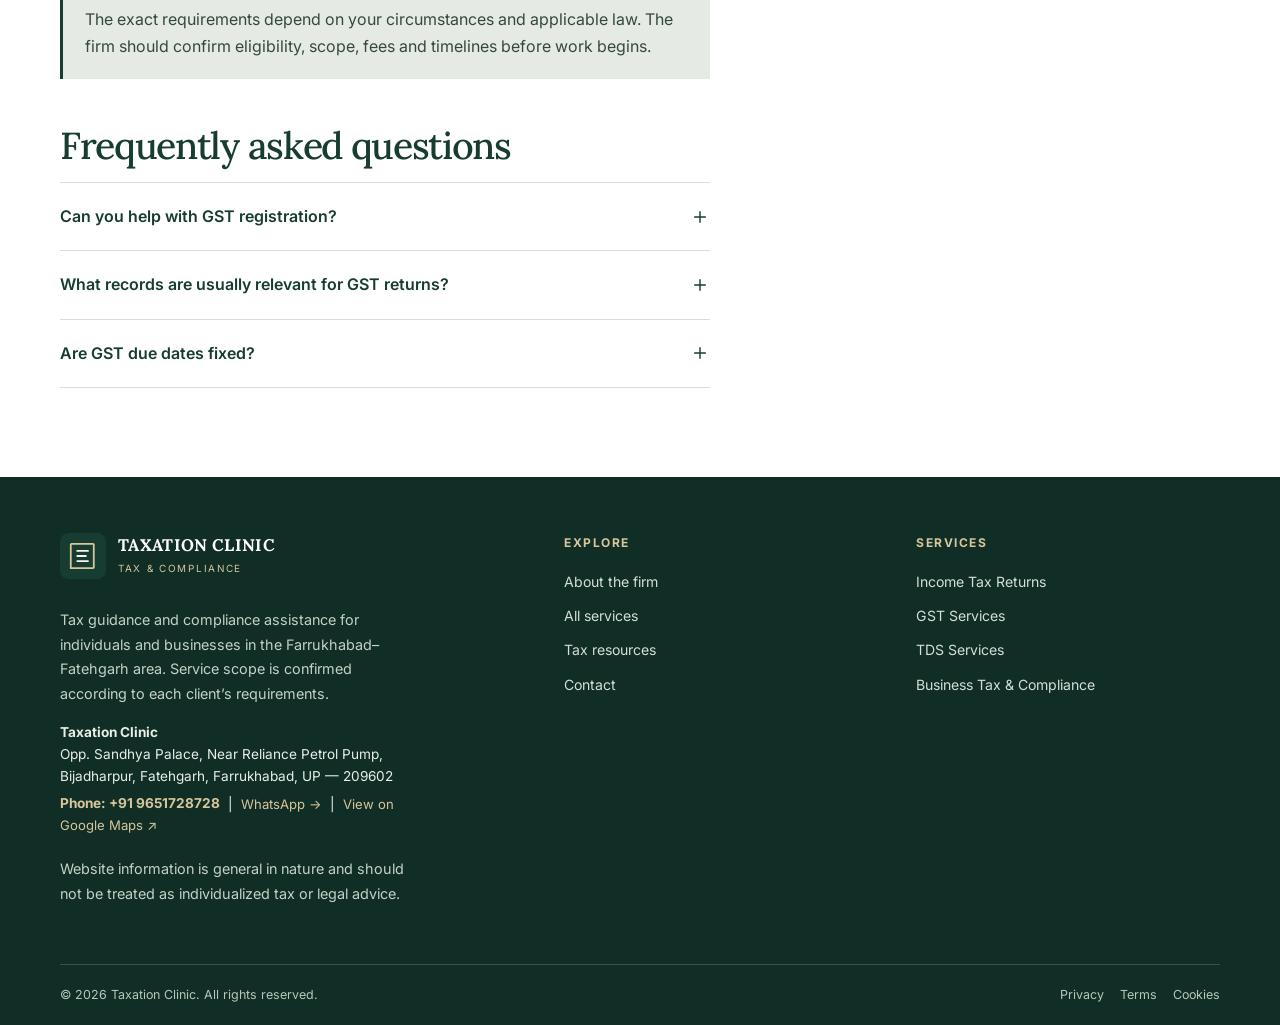
<file: services/gst.html>
<!DOCTYPE html>
<html lang="en-IN"><head><meta charset="utf-8"/><meta content="width=device-width,initial-scale=1" name="viewport"/><meta content="#173D32" name="theme-color"/><meta content="GST registration, monthly GST return and annual return (GSTR-9) assistance in Farrukhabad–Fatehgarh, subject to applicable rules." name="description"/><meta content="website" property="og:type"/><meta content="Taxation Clinic" property="og:site_name"/><meta content="GST Services | Taxation Clinic" property="og:title"/><meta content="GST registration, monthly GST return and annual return (GSTR-9) assistance in Farrukhabad–Fatehgarh." property="og:description"/><meta content="https://taxationclinic.in/assets/og-image.svg" property="og:image"/><meta content="summary_large_image" name="twitter:card"/><meta content="GST Services | Taxation Clinic" name="twitter:title"/><meta content="Learn about gst services support from Taxation Clinic in Farrukhabad–Fatehgarh, including the general process and information that may be needed." name="twitter:description"/><meta content="https://taxationclinic.in/assets/og-image.svg" name="twitter:image"/><link href="../assets/favicon.svg" rel="icon" type="image/svg+xml"/><link href="https://fonts.googleapis.com" rel="preconnect"/><link crossorigin="" href="https://fonts.gstatic.com" rel="preconnect"/><link href="../assets/site.css" rel="stylesheet"/><link href="https://taxationclinic.in/services/gst" rel="canonical"/><title>GST Services | Taxation Clinic</title></head><body><a class="skip-link" href="#main">Skip to content</a><div class="topline"><div class="container"><span>Tax · GST · TDS · Compliance</span><span class="topline-right">Serving Farrukhabad–Fatehgarh, Uttar Pradesh</span></div></div><header class="site-header"><div class="container nav-wrap"><a aria-label="Taxation Clinic home" class="brand" href="/"><img alt="" height="46" src="../assets/mark.svg" width="46"/><span><span class="brand-name">TAXATION CLINIC</span><span class="brand-sub">TAX &amp; COMPLIANCE</span></span></a><nav aria-label="Primary navigation" class="nav-links" data-nav="" id="primary-navigation"><a href="/">Home</a><a href="../about">About</a><a aria-current="page" href="../services">Services</a><a href="../resources">Tax Resources</a><a href="../contact">Contact</a></nav><div class="nav-actions"><button aria-label="Switch website language" aria-pressed="false" class="language-toggle" type="button">हिंदी</button><button aria-controls="primary-navigation" aria-expanded="false" aria-label="Open navigation" class="menu-toggle" data-menu-toggle=""><svg fill="none" stroke="currentColor" stroke-linecap="round" stroke-width="1.8" viewbox="0 0 24 24"><path d="M4 7h16M4 12h16M4 17h16"></path></svg></button></div></div></header><main id="main"><section class="page-hero"><div class="container"><div class="breadcrumbs"><a href="/">Home</a><span>/</span>GST Services</div><div class="eyebrow">GST SERVICES</div><h1>GST Services</h1><p class="lead">Practical assistance with applicable GST registrations, returns and recurring compliance requirements for businesses.</p></div></section><section class="section"><div class="container service-detail-grid"><div class="page-content"><div class="eyebrow">Service overview</div><h2>Understand the work, information and next steps.</h2><p>Practical assistance with applicable GST registrations, returns and recurring compliance requirements for businesses.</p><h2>Who may need this service?</h2><p>Eligible businesses, proprietors and other persons who need assistance understanding or meeting GST obligations.</p><h2>GST services available</h2><p>Support can be discussed for the following services, subject to the taxpayer’s eligibility, records and applicable rules.</p><ul class="service-checklist"><li>GST Registration: assistance with registration where required and applicable.</li><li>GST Monthly Returns: preparation and filing support for applicable monthly returns.</li><li>GST Annual Return (GSTR-9): assistance where the annual return is applicable to the taxpayer.</li></ul><h2>How the process may work</h2><ol><li>Understand the business activity and current GST status.</li><li>Identify the relevant registrations, records and filing requirements.</li><li>Review the information supplied for the relevant period.</li><li>Coordinate the next compliance step and explain any outstanding information needed.</li></ol><div class="callout">The exact requirements depend on your circumstances and applicable law. The firm should confirm eligibility, scope, fees and timelines before work begins.</div><h2>Frequently asked questions</h2><div class="faq-list"><div class="faq-item" data-accordion=""><button aria-expanded="false" class="faq-question"><span>Can you help with GST registration?</span><svg fill="none" stroke="currentColor" stroke-width="1.7" viewbox="0 0 24 24"><path d="M12 5v14M5 12h14"></path></svg></button><div class="faq-answer" data-answer="" hidden="">Registration assistance may be available where applicable. Eligibility and requirements depend on the business and current GST rules.</div></div><div class="faq-item" data-accordion=""><button aria-expanded="false" class="faq-question"><span>What records are usually relevant for GST returns?</span><svg fill="none" stroke="currentColor" stroke-width="1.7" viewbox="0 0 24 24"><path d="M12 5v14M5 12h14"></path></svg></button><div class="faq-answer" data-answer="" hidden="">Depending on the business and filing period, records may include sales and purchase data, invoices, credit notes, eligible input tax credit details and prior filing information.</div></div><div class="faq-item" data-accordion=""><button aria-expanded="false" class="faq-question"><span>Are GST due dates fixed?</span><svg fill="none" stroke="currentColor" stroke-width="1.7" viewbox="0 0 24 24"><path d="M12 5v14M5 12h14"></path></svg></button><div class="faq-answer" data-answer="" hidden="">Due dates and extensions can vary by form, taxpayer category and government notifications. Confirm the relevant date through official GST resources.</div></div></div></div><aside><div class="aside-note"><div class="small-caps">Discuss your requirement</div><h3>Start with a clear brief.</h3><p class="muted">Share the broad nature of your requirement. Do not attach sensitive tax records through the public enquiry form.</p><a class="btn" href="../contact">Make an enquiry →</a><div class="divider"></div><h3>Related services</h3><ul><li><a href="../services/income-tax">Income Tax Returns</a></li><li><a href="../services/tds">TDS Services</a></li><li><a href="../services/business-compliance">Business Tax &amp; Compliance</a></li></ul></div></aside></div></section></main><footer class="site-footer"><div class="container"><div class="footer-grid"><div class="footer-brand"><a class="brand" href="/"><img alt="" height="46" src="../assets/mark.svg" width="46"/><span><span class="brand-name">TAXATION CLINIC</span><span class="brand-sub">TAX &amp; COMPLIANCE</span></span></a><p>Tax guidance and compliance assistance for individuals and businesses in the Farrukhabad–Fatehgarh area. Service scope is confirmed according to each client’s requirements.</p><p style="margin-top:1rem;color:#e8eee8;font-size:.85rem;line-height:1.6"><strong>Taxation Clinic</strong><br/>Opp. Sandhya Palace, Near Reliance Petrol Pump,<br/>Bijadharpur, Fatehgarh, Farrukhabad, UP — 209602<br/><a href="tel:+919651728728" style="color:var(--gold-light);font-weight:700;display:inline-block;margin-top:.35rem">Phone: +91 9651728728</a>  |  <a href="https://wa.me/919651728728" rel="noopener noreferrer" style="color:var(--gold-light);font-size:.82rem" target="_blank">WhatsApp →</a>  |  <a href="https://maps.google.com/?cid=5089177080212096929" rel="noopener noreferrer" style="color:var(--gold-light);font-size:.82rem" target="_blank">View on Google Maps ↗</a></p><p class="notice">Website information is general in nature and should not be treated as individualized tax or legal advice.</p></div><div><div class="footer-heading">Explore</div><div class="footer-links"><a href="../about">About the firm</a><a href="../services">All services</a><a href="../resources">Tax resources</a><a href="../contact">Contact</a></div></div><div><div class="footer-heading">Services</div><div class="footer-links"><a href="../services/income-tax">Income Tax Returns</a><a href="../services/gst">GST Services</a><a href="../services/tds">TDS Services</a><a href="../services/business-compliance">Business Tax &amp; Compliance</a></div></div></div><div class="footer-bottom"><span>© <span data-year="">2026</span> Taxation Clinic. All rights reserved.</span><div class="footer-legal"><a href="../privacy-policy">Privacy</a><a href="../terms">Terms</a><a href="../cookies">Cookies</a></div></div></div></footer><script defer="" src="../assets/site.js"></script><script defer="" src="../assets/language.js"></script></body></html>
</file>
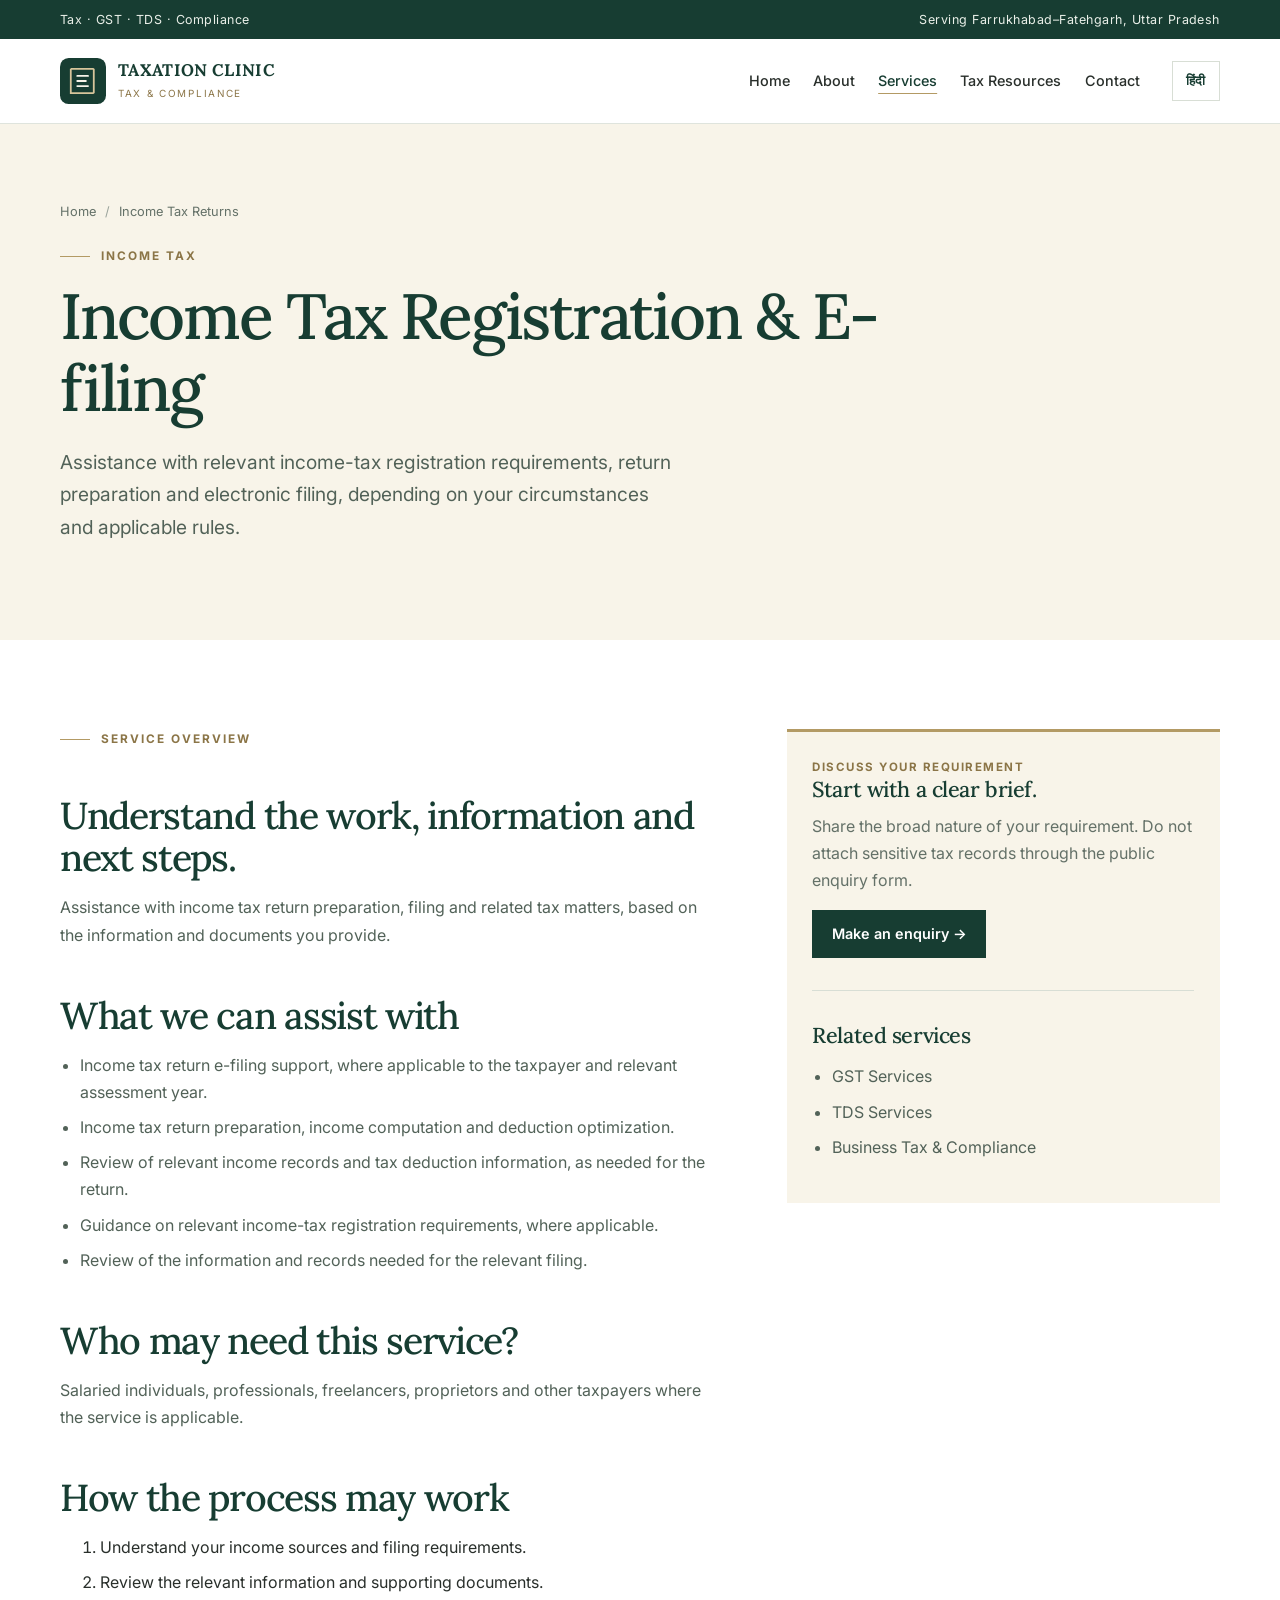
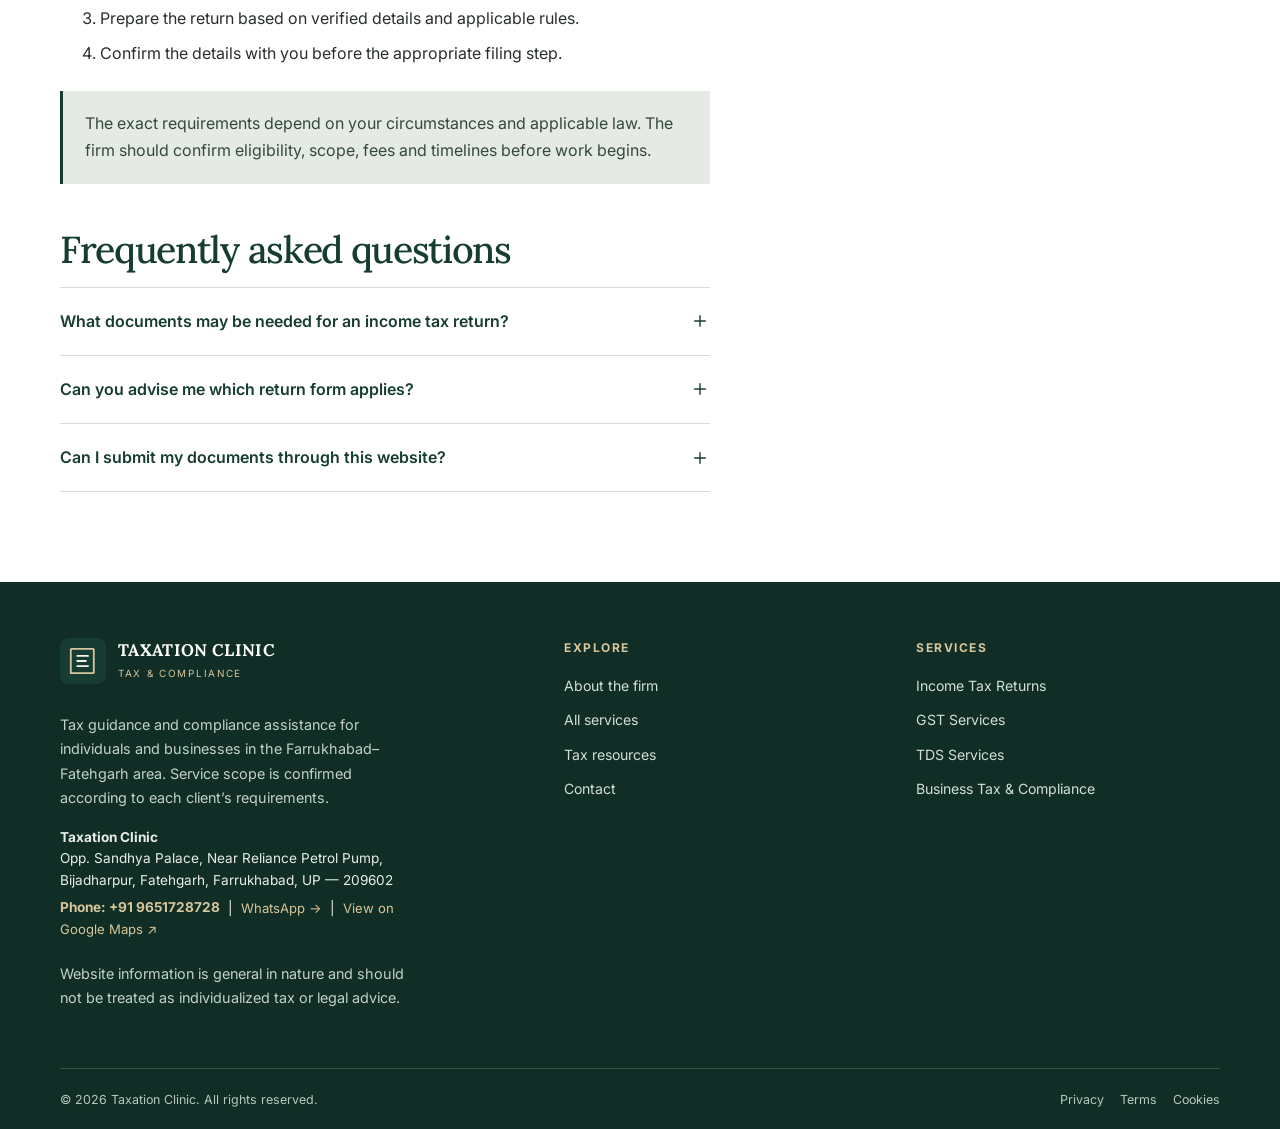
<file: services/income-tax.html>
<!DOCTYPE html>
<html lang="en-IN"><head><meta charset="utf-8"/><meta content="width=device-width,initial-scale=1" name="viewport"/><meta content="#173D32" name="theme-color"/><meta content="Income tax registration guidance, income tax return preparation and e-filing support in Farrukhabad–Fatehgarh, based on applicable requirements." name="description"/><meta content="website" property="og:type"/><meta content="Taxation Clinic" property="og:site_name"/><meta content="Income Tax Returns | Taxation Clinic" property="og:title"/><meta content="Income tax registration guidance, return preparation and e-filing support in Farrukhabad–Fatehgarh." property="og:description"/><meta content="https://taxationclinic.in/assets/og-image.svg" property="og:image"/><meta content="summary_large_image" name="twitter:card"/><meta content="Income Tax Returns | Taxation Clinic" name="twitter:title"/><meta content="Learn about income tax returns support from Taxation Clinic in Farrukhabad–Fatehgarh, including the general process and information that may be needed." name="twitter:description"/><meta content="https://taxationclinic.in/assets/og-image.svg" name="twitter:image"/><link href="../assets/favicon.svg" rel="icon" type="image/svg+xml"/><link href="https://fonts.googleapis.com" rel="preconnect"/><link crossorigin="" href="https://fonts.gstatic.com" rel="preconnect"/><link href="../assets/site.css" rel="stylesheet"/><link href="https://taxationclinic.in/services/income-tax" rel="canonical"/><title>Income Tax Returns | Taxation Clinic</title></head><body><a class="skip-link" href="#main">Skip to content</a><div class="topline"><div class="container"><span>Tax · GST · TDS · Compliance</span><span class="topline-right">Serving Farrukhabad–Fatehgarh, Uttar Pradesh</span></div></div><header class="site-header"><div class="container nav-wrap"><a aria-label="Taxation Clinic home" class="brand" href="/"><img alt="" height="46" src="../assets/mark.svg" width="46"/><span><span class="brand-name">TAXATION CLINIC</span><span class="brand-sub">TAX &amp; COMPLIANCE</span></span></a><nav aria-label="Primary navigation" class="nav-links" data-nav="" id="primary-navigation"><a href="/">Home</a><a href="../about">About</a><a aria-current="page" href="../services">Services</a><a href="../resources">Tax Resources</a><a href="../contact">Contact</a></nav><div class="nav-actions"><button aria-label="Switch website language" aria-pressed="false" class="language-toggle" type="button">हिंदी</button><button aria-controls="primary-navigation" aria-expanded="false" aria-label="Open navigation" class="menu-toggle" data-menu-toggle=""><svg fill="none" stroke="currentColor" stroke-linecap="round" stroke-width="1.8" viewbox="0 0 24 24"><path d="M4 7h16M4 12h16M4 17h16"></path></svg></button></div></div></header><main id="main"><section class="page-hero"><div class="container"><div class="breadcrumbs"><a href="/">Home</a><span>/</span>Income Tax Returns</div><div class="eyebrow">INCOME TAX</div><h1>Income Tax Registration &amp; E-filing</h1><p class="lead">Assistance with relevant income-tax registration requirements, return preparation and electronic filing, depending on your circumstances and applicable rules.</p></div></section><section class="section"><div class="container service-detail-grid"><div class="page-content"><div class="eyebrow">Service overview</div><h2>Understand the work, information and next steps.</h2><p>Assistance with income tax return preparation, filing and related tax matters, based on the information and documents you provide.</p><h2>What we can assist with</h2><ul class="service-checklist"><li>Income tax return e-filing support, where applicable to the taxpayer and relevant assessment year.</li><li>Income tax return preparation, income computation and deduction optimization.</li><li>Review of relevant income records and tax deduction information, as needed for the return.</li><li>Guidance on relevant income-tax registration requirements, where applicable.</li><li>Review of the information and records needed for the relevant filing.</li></ul><h2>Who may need this service?</h2><p>Salaried individuals, professionals, freelancers, proprietors and other taxpayers where the service is applicable.</p><h2>How the process may work</h2><ol><li>Understand your income sources and filing requirements.</li><li>Review the relevant information and supporting documents.</li><li>Prepare the return based on verified details and applicable rules.</li><li>Confirm the details with you before the appropriate filing step.</li></ol><div class="callout">The exact requirements depend on your circumstances and applicable law. The firm should confirm eligibility, scope, fees and timelines before work begins.</div><h2>Frequently asked questions</h2><div class="faq-list"><div class="faq-item" data-accordion=""><button aria-expanded="false" class="faq-question"><span>What documents may be needed for an income tax return?</span><svg fill="none" stroke="currentColor" stroke-width="1.7" viewbox="0 0 24 24"><path d="M12 5v14M5 12h14"></path></svg></button><div class="faq-answer" data-answer="" hidden="">Requirements depend on your income sources and circumstances. Commonly relevant records may include Form 16, bank and interest statements, tax deduction details, investment information and records of other income. The exact list should be confirmed for your case.</div></div><div class="faq-item" data-accordion=""><button aria-expanded="false" class="faq-question"><span>Can you advise me which return form applies?</span><svg fill="none" stroke="currentColor" stroke-width="1.7" viewbox="0 0 24 24"><path d="M12 5v14M5 12h14"></path></svg></button><div class="faq-answer" data-answer="" hidden="">The appropriate form depends on the taxpayer’s circumstances and the rules applicable to the relevant assessment year. Share the broad nature of your income so the requirement can be assessed.</div></div><div class="faq-item" data-accordion=""><button aria-expanded="false" class="faq-question"><span>Can I submit my documents through this website?</span><svg fill="none" stroke="currentColor" stroke-width="1.7" viewbox="0 0 24 24"><path d="M12 5v14M5 12h14"></path></svg></button><div class="faq-answer" data-answer="" hidden="">This website does not currently accept tax documents. Please do not submit PAN, Aadhaar, bank statements or other sensitive documents through the general enquiry form.</div></div></div></div><aside><div class="aside-note"><div class="small-caps">Discuss your requirement</div><h3>Start with a clear brief.</h3><p class="muted">Share the broad nature of your requirement. Do not attach sensitive tax records through the public enquiry form.</p><a class="btn" href="../contact">Make an enquiry →</a><div class="divider"></div><h3>Related services</h3><ul><li><a href="../services/gst">GST Services</a></li><li><a href="../services/tds">TDS Services</a></li><li><a href="../services/business-compliance">Business Tax &amp; Compliance</a></li></ul></div></aside></div></section></main><footer class="site-footer"><div class="container"><div class="footer-grid"><div class="footer-brand"><a class="brand" href="/"><img alt="" height="46" src="../assets/mark.svg" width="46"/><span><span class="brand-name">TAXATION CLINIC</span><span class="brand-sub">TAX &amp; COMPLIANCE</span></span></a><p>Tax guidance and compliance assistance for individuals and businesses in the Farrukhabad–Fatehgarh area. Service scope is confirmed according to each client’s requirements.</p><p style="margin-top:1rem;color:#e8eee8;font-size:.85rem;line-height:1.6"><strong>Taxation Clinic</strong><br/>Opp. Sandhya Palace, Near Reliance Petrol Pump,<br/>Bijadharpur, Fatehgarh, Farrukhabad, UP — 209602<br/><a href="tel:+919651728728" style="color:var(--gold-light);font-weight:700;display:inline-block;margin-top:.35rem">Phone: +91 9651728728</a>  |  <a href="https://wa.me/919651728728" rel="noopener noreferrer" style="color:var(--gold-light);font-size:.82rem" target="_blank">WhatsApp →</a>  |  <a href="https://maps.google.com/?cid=5089177080212096929" rel="noopener noreferrer" style="color:var(--gold-light);font-size:.82rem" target="_blank">View on Google Maps ↗</a></p><p class="notice">Website information is general in nature and should not be treated as individualized tax or legal advice.</p></div><div><div class="footer-heading">Explore</div><div class="footer-links"><a href="../about">About the firm</a><a href="../services">All services</a><a href="../resources">Tax resources</a><a href="../contact">Contact</a></div></div><div><div class="footer-heading">Services</div><div class="footer-links"><a href="../services/income-tax">Income Tax Returns</a><a href="../services/gst">GST Services</a><a href="../services/tds">TDS Services</a><a href="../services/business-compliance">Business Tax &amp; Compliance</a></div></div></div><div class="footer-bottom"><span>© <span data-year="">2026</span> Taxation Clinic. All rights reserved.</span><div class="footer-legal"><a href="../privacy-policy">Privacy</a><a href="../terms">Terms</a><a href="../cookies">Cookies</a></div></div></div></footer><script defer="" src="../assets/site.js"></script><script defer="" src="../assets/language.js"></script></body></html>
</file>
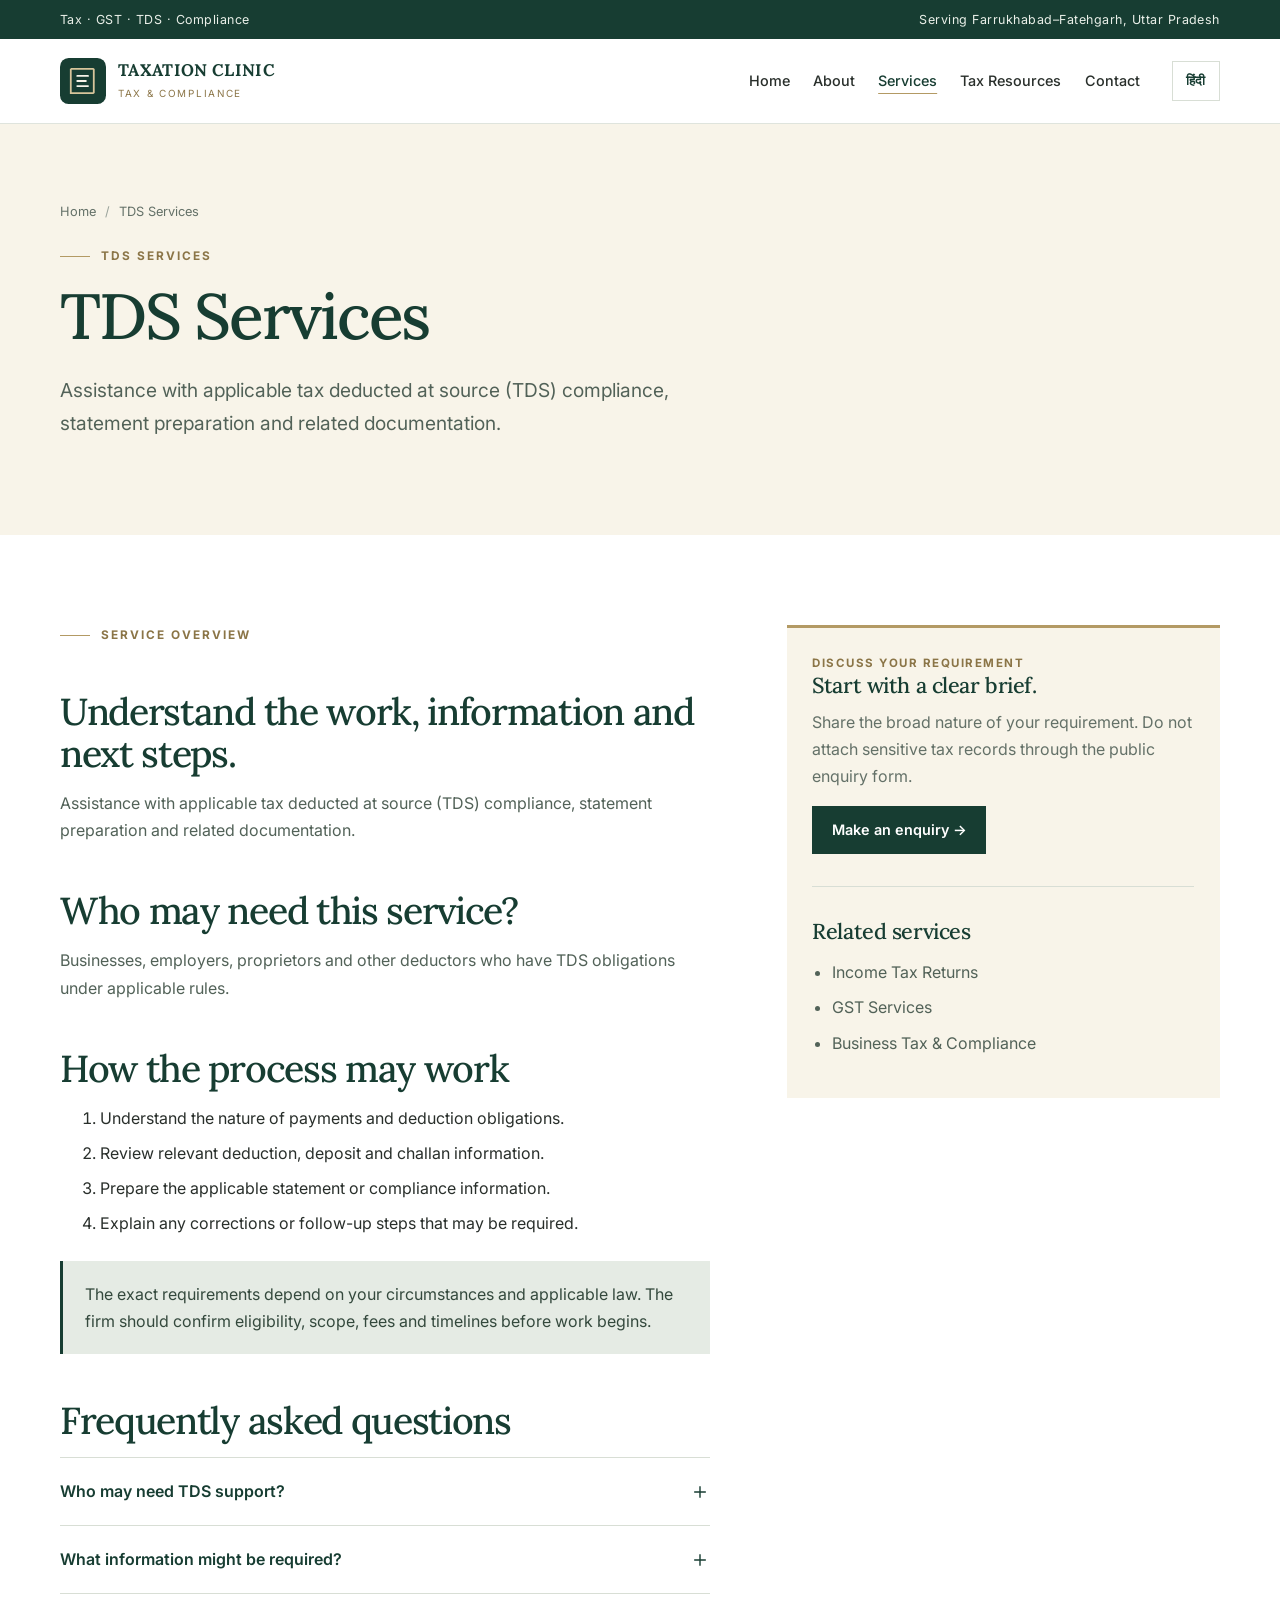
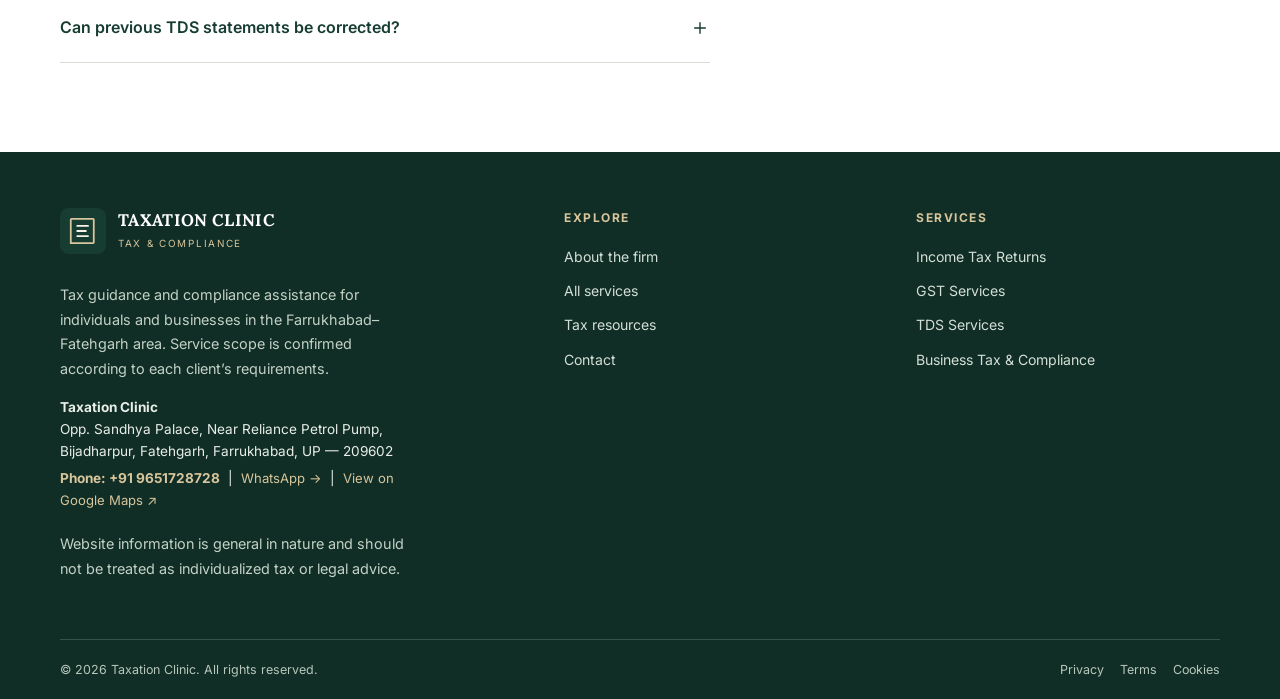
<file: services/tds.html>
<!doctype html><html lang="en-IN"><head><meta charset="utf-8"><meta name="viewport" content="width=device-width,initial-scale=1"><meta name="theme-color" content="#173D32"><meta name="description" content="Learn about tds services support from Taxation Clinic in Farrukhabad–Fatehgarh, including the general process and information that may be needed."><meta property="og:type" content="website"><meta property="og:site_name" content="Taxation Clinic"><meta property="og:title" content="TDS Services | Taxation Clinic"><meta property="og:description" content="Learn about tds services support from Taxation Clinic in Farrukhabad–Fatehgarh, including the general process and information that may be needed."><meta property="og:image" content="https://taxationclinic.in/assets/og-image.svg"><meta name="twitter:card" content="summary_large_image"><meta name="twitter:title" content="TDS Services | Taxation Clinic"><meta name="twitter:description" content="Learn about tds services support from Taxation Clinic in Farrukhabad–Fatehgarh, including the general process and information that may be needed."><meta name="twitter:image" content="https://taxationclinic.in/assets/og-image.svg"><link rel="icon" href="../assets/favicon.svg" type="image/svg+xml"><link rel="preconnect" href="https://fonts.googleapis.com"><link rel="preconnect" href="https://fonts.gstatic.com" crossorigin><link rel="stylesheet" href="../assets/site.css"><link rel="canonical" href="https://taxationclinic.in/services/tds"><title>TDS Services | Taxation Clinic</title></head><body><a class="skip-link" href="#main">Skip to content</a><div class="topline"><div class="container"><span>Tax · GST · TDS · Compliance</span><span class="topline-right">Serving Farrukhabad–Fatehgarh, Uttar Pradesh</span></div></div><header class="site-header"><div class="container nav-wrap"><a class="brand" href="/" aria-label="Taxation Clinic home"><img src="../assets/mark.svg" width="46" height="46" alt=""><span><span class="brand-name">TAXATION CLINIC</span><span class="brand-sub">TAX &amp; COMPLIANCE</span></span></a><nav class="nav-links" data-nav id="primary-navigation" aria-label="Primary navigation"><a href="/">Home</a><a href="../about">About</a><a href="../services" aria-current="page">Services</a><a href="../resources">Tax Resources</a><a href="../contact">Contact</a></nav><div class="nav-actions"><button type="button" class="language-toggle" aria-label="Switch website language" aria-pressed="false">हिंदी</button><button class="menu-toggle" data-menu-toggle aria-label="Open navigation" aria-expanded="false" aria-controls="primary-navigation"><svg viewBox="0 0 24 24" fill="none" stroke="currentColor" stroke-width="1.8" stroke-linecap="round"><path d="M4 7h16M4 12h16M4 17h16"/></svg></button></div></div></header><main id="main"><section class="page-hero"><div class="container"><div class="breadcrumbs"><a href="/">Home</a><span>/</span>TDS Services</div><div class="eyebrow">TDS SERVICES</div><h1>TDS Services</h1><p class="lead">Assistance with applicable tax deducted at source (TDS) compliance, statement preparation and related documentation.</p></div></section><section class="section"><div class="container service-detail-grid"><div class="page-content"><div class="eyebrow">Service overview</div><h2>Understand the work, information and next steps.</h2><p>Assistance with applicable tax deducted at source (TDS) compliance, statement preparation and related documentation.</p><h2>Who may need this service?</h2><p>Businesses, employers, proprietors and other deductors who have TDS obligations under applicable rules.</p><h2>How the process may work</h2><ol><li>Understand the nature of payments and deduction obligations.</li><li>Review relevant deduction, deposit and challan information.</li><li>Prepare the applicable statement or compliance information.</li><li>Explain any corrections or follow-up steps that may be required.</li></ol><div class="callout">The exact requirements depend on your circumstances and applicable law. The firm should confirm eligibility, scope, fees and timelines before work begins.</div><h2>Frequently asked questions</h2><div class="faq-list"><div class="faq-item" data-accordion><button class="faq-question" aria-expanded="false"><span>Who may need TDS support?</span><svg viewBox="0 0 24 24" fill="none" stroke="currentColor" stroke-width="1.7"><path d="M12 5v14M5 12h14"/></svg></button><div class="faq-answer" data-answer hidden>Businesses and other persons who are required to deduct tax at source may need help with applicable deductions, deposits, statements and corrections.</div></div><div class="faq-item" data-accordion><button class="faq-question" aria-expanded="false"><span>What information might be required?</span><svg viewBox="0 0 24 24" fill="none" stroke="currentColor" stroke-width="1.7"><path d="M12 5v14M5 12h14"/></svg></button><div class="faq-answer" data-answer hidden>Depending on the case, relevant information may include deductee details, payment records, deduction calculations, challans and previous statements. Share sensitive records only through an agreed secure channel.</div></div><div class="faq-item" data-accordion><button class="faq-question" aria-expanded="false"><span>Can previous TDS statements be corrected?</span><svg viewBox="0 0 24 24" fill="none" stroke="currentColor" stroke-width="1.7"><path d="M12 5v14M5 12h14"/></svg></button><div class="faq-answer" data-answer hidden>Correction options and processes depend on the statement, period and current system rules. The specific position should be reviewed before proceeding.</div></div></div></div><aside><div class="aside-note"><div class="small-caps">Discuss your requirement</div><h3>Start with a clear brief.</h3><p class="muted">Share the broad nature of your requirement. Do not attach sensitive tax records through the public enquiry form.</p><a class="btn" href="../contact">Make an enquiry →</a><div class="divider"></div><h3>Related services</h3><ul><li><a href="../services/income-tax">Income Tax Returns</a></li><li><a href="../services/gst">GST Services</a></li><li><a href="../services/business-compliance">Business Tax & Compliance</a></li></ul></div></aside></div></section></main><footer class="site-footer"><div class="container"><div class="footer-grid"><div class="footer-brand"><a class="brand" href="/"><img src="../assets/mark.svg" width="46" height="46" alt=""><span><span class="brand-name">TAXATION CLINIC</span><span class="brand-sub">TAX &amp; COMPLIANCE</span></span></a><p>Tax guidance and compliance assistance for individuals and businesses in the Farrukhabad–Fatehgarh area. Service scope is confirmed according to each client’s requirements.</p><p style="margin-top:1rem;color:#e8eee8;font-size:.85rem;line-height:1.6"><strong>Taxation Clinic</strong><br>Opp. Sandhya Palace, Near Reliance Petrol Pump,<br>Bijadharpur, Fatehgarh, Farrukhabad, UP — 209602<br><a href="tel:+919651728728" style="color:var(--gold-light);font-weight:700;display:inline-block;margin-top:.35rem">Phone: +91 9651728728</a> &nbsp;|&nbsp; <a href="https://wa.me/919651728728" target="_blank" rel="noopener noreferrer" style="color:var(--gold-light);font-size:.82rem">WhatsApp →</a> &nbsp;|&nbsp; <a href="https://maps.google.com/?cid=5089177080212096929" target="_blank" rel="noopener noreferrer" style="color:var(--gold-light);font-size:.82rem">View on Google Maps ↗</a></p><p class="notice">Website information is general in nature and should not be treated as individualized tax or legal advice.</p></div><div><div class="footer-heading">Explore</div><div class="footer-links"><a href="../about">About the firm</a><a href="../services">All services</a><a href="../resources">Tax resources</a><a href="../contact">Contact</a></div></div><div><div class="footer-heading">Services</div><div class="footer-links"><a href="../services/income-tax">Income Tax Returns</a><a href="../services/gst">GST Services</a><a href="../services/tds">TDS Services</a><a href="../services/business-compliance">Business Tax &amp; Compliance</a></div></div></div><div class="footer-bottom"><span>© <span data-year>2026</span> Taxation Clinic. All rights reserved.</span><div class="footer-legal"><a href="../privacy-policy">Privacy</a><a href="../terms">Terms</a><a href="../cookies">Cookies</a></div></div></div></footer><script src="../assets/site.js" defer></script><script src="../assets/language.js" defer></script></body></html>
</file>
<file: assets/site.css>
@import url('https://fonts.googleapis.com/css2?family=Inter:wght@400;500;600;700&family=Lora:wght@400;500;600;700&family=Noto+Sans+Devanagari:wght@400;500;600&display=swap');
:root{--green:#173D32;--green-2:#244F41;--ivory:#F8F4E9;--gold:#B39A64;--gold-light:#D7C59B;--ink:#292F2B;--muted:#647168;--sage:#E5EBE4;--line:#D8DED5;--white:#fff;--container:1160px;--serif:'Lora',Georgia,serif;--sans:'Inter','Noto Sans Devanagari',Arial,sans-serif;--space:clamp(1rem,2vw,1.5rem);--shadow:0 18px 48px rgba(23,61,50,.09)}
*{box-sizing:border-box}html{scroll-behavior:smooth;scroll-padding-top:90px}body{margin:0;background:#fff;color:var(--ink);font-family:var(--sans);font-size:16px;line-height:1.7;-webkit-font-smoothing:antialiased}body.menu-open{overflow:hidden}a{color:inherit;text-decoration:none}a:hover{color:var(--green-2)}button,input,select,textarea{font:inherit}button,a,input,select,textarea{ -webkit-tap-highlight-color:transparent}button:focus-visible,a:focus-visible,input:focus-visible,select:focus-visible,textarea:focus-visible{outline:3px solid var(--gold);outline-offset:3px}img,svg{max-width:100%}img{height:auto}.container{width:min(var(--container),calc(100% - 40px));margin-inline:auto}.skip-link{position:absolute;left:12px;top:-60px;background:var(--ivory);padding:10px 14px;z-index:1000}.skip-link:focus{top:12px}.topline{background:var(--green);color:#eaf0e9;font-size:.78rem;letter-spacing:.04em}.topline .container{display:flex;justify-content:space-between;gap:1rem;padding:.55rem 0}.site-header{position:sticky;top:0;z-index:50;background:rgba(255,255,255,.96);border-bottom:1px solid rgba(216,222,213,.8);backdrop-filter:blur(12px)}.nav-wrap{min-height:84px;display:flex;align-items:center;justify-content:space-between;gap:2rem}.brand{display:inline-flex;align-items:center;gap:.75rem;min-width:0}.brand img{width:46px;height:46px}.brand-name{font-family:var(--serif);font-weight:700;letter-spacing:.02em;color:var(--green);font-size:1.05rem;line-height:1.25;display:block}.brand-sub{display:block;font-size:.62rem;letter-spacing:.17em;color:#8b7547;margin-top:.25rem}.nav-drawer-header{display:none}.nav-links{display:flex;align-items:center;gap:1.45rem;font-size:.9rem;font-weight:500;margin-left:auto}.nav-links a[aria-current=page]{color:var(--green);text-decoration:underline;text-decoration-color:var(--gold);text-underline-offset:7px}.btn{display:inline-flex;align-items:center;justify-content:center;gap:.55rem;padding:.85rem 1.15rem;background:var(--green);color:white;border:1px solid var(--green);font-weight:600;font-size:.9rem;line-height:1.3;cursor:pointer;transition:background .18s ease,border-color .18s ease,transform .18s ease}.btn:hover{background:var(--green-2);border-color:var(--green-2);color:#fff;transform:translateY(-1px)}.btn-gold{background:var(--gold-light);border-color:var(--gold-light);color:var(--green)}.btn-gold:hover{background:#e4d5b1;border-color:#e4d5b1;color:var(--green)}.btn-outline{background:transparent;color:var(--green);border-color:var(--line)}.btn-outline:hover{background:var(--sage);color:var(--green);border-color:var(--sage)}.nav-actions{display:flex;align-items:center;gap:.6rem}.language-toggle{background:transparent;border:1px solid var(--line);color:var(--green);font-family:var(--serif);font-weight:600;font-size:.82rem;letter-spacing:.01em;padding:.45rem .85rem;height:40px;display:inline-flex;align-items:center;justify-content:center;cursor:pointer;transition:background .18s ease,border-color .18s ease,color .18s ease}.language-toggle:hover{background:var(--sage);border-color:var(--sage)}.language-toggle[aria-pressed=true]{background:var(--green);color:var(--ivory);border-color:var(--green)}.language-toggle[aria-pressed=true]:hover{background:var(--green-2);border-color:var(--green-2)}.menu-toggle{display:none;background:transparent;border:1px solid var(--line);color:var(--green);width:46px;height:46px;align-items:center;justify-content:center;cursor:pointer}.menu-toggle svg{width:22px;height:22px}.hero{background:var(--ivory);position:relative;overflow:hidden}.hero-grid{display:grid;grid-template-columns:1.05fr .95fr;gap:clamp(2rem,6vw,5rem);align-items:center;padding-block:clamp(4rem,8vw,7.25rem)}.eyebrow{font-size:.74rem;letter-spacing:.17em;text-transform:uppercase;color:#8b7547;font-weight:700;display:flex;align-items:center;gap:.7rem}.eyebrow:before{content:'';width:30px;height:1px;background:var(--gold)}h1,h2,h3,h4,p{margin-top:0}h1,h2,h3{font-family:var(--serif);font-weight:500;letter-spacing:-.035em;color:var(--green);line-height:1.12}h1{font-size:clamp(2.7rem,5.6vw,5.1rem);max-width:740px;margin:.9rem 0 1.35rem}h2{font-size:clamp(2rem,3.7vw,3.4rem);margin-bottom:1rem}h3{font-size:1.35rem;letter-spacing:-.02em;margin-bottom:.7rem}.lead{font-size:clamp(1.03rem,1.5vw,1.2rem);color:#526258;max-width:620px}.hero-actions{display:flex;flex-wrap:wrap;gap:.75rem;margin-top:2rem}.hero-note{margin-top:1.6rem;font-size:.83rem;color:var(--muted);display:flex;align-items:center;gap:.6rem}.hero-note svg{width:18px;height:18px;color:#8b7547;flex-shrink:0}.hero-art{min-height:410px;position:relative;display:flex;align-items:center;justify-content:center}.hero-paper{position:relative;width:min(100%,440px);background:white;box-shadow:var(--shadow);padding:clamp(1.5rem,4vw,2.6rem);transform:rotate(1.5deg);border:1px solid #e8e4d8}.paper-top{display:flex;align-items:center;justify-content:space-between;border-bottom:1px solid var(--line);padding-bottom:1.2rem;margin-bottom:1.5rem}.paper-mark{width:44px;height:44px;background:var(--green);display:grid;place-items:center;color:var(--gold-light);font-family:var(--serif);font-size:1.3rem}.paper-label{font-size:.67rem;letter-spacing:.14em;color:var(--muted)}.paper-title{font-family:var(--serif);font-size:1.8rem;color:var(--green);line-height:1.2}.paper-line{height:7px;background:#e9eee8;margin-top:1rem;width:100%}.paper-line.short{width:64%}.paper-row{display:grid;grid-template-columns:1fr 1fr;gap:.75rem;margin-top:1.5rem}.paper-stat{background:var(--ivory);padding:1rem}.paper-stat b{display:block;color:var(--green);font-family:var(--serif);font-size:1.2rem}.paper-stat span{font-size:.72rem;color:var(--muted)}.seal{position:absolute;right:-10px;bottom:22px;width:100px;height:100px;border:1px solid var(--gold);border-radius:50%;display:grid;place-items:center;background:var(--green);color:var(--gold-light);text-align:center;font-size:.65rem;letter-spacing:.12em;transform:rotate(10deg);box-shadow:0 8px 24px #173d3220}.seal strong{font-family:var(--serif);font-size:1.5rem;display:block;line-height:1}.section{padding-block:clamp(4rem,7vw,6.5rem)}.section-soft{background:var(--ivory)}.section-green{background:var(--green);color:#e8eee8}.section-green h2,.section-green h3{color:var(--ivory)}.section-head{display:flex;align-items:end;justify-content:space-between;gap:2rem;margin-bottom:2.6rem}.section-head>div{max-width:690px}.section-head p{color:var(--muted);max-width:570px;margin-bottom:0}.section-green .section-head p{color:#cbd7ce}.text-link{display:inline-flex;align-items:center;gap:.55rem;color:var(--green);font-weight:700;font-size:.9rem;border-bottom:1px solid var(--gold);padding-bottom:.25rem}.text-link:hover{gap:.8rem}.services-grid{display:grid;grid-template-columns:repeat(4,minmax(0,1fr));border-top:1px solid var(--line);border-bottom:1px solid var(--line)}.service-item{padding:1.6rem 1.35rem 1.7rem 0;position:relative}.service-item+.service-item{padding-left:1.35rem;border-left:1px solid var(--line)}.service-icon{width:48px;height:48px;border:1px solid #d6ddcf;display:grid;place-items:center;color:var(--green);margin-bottom:1.5rem}.service-icon svg{width:23px;height:23px}.service-item p{font-size:.91rem;color:var(--muted);margin-bottom:1.1rem}.service-item .text-link{font-size:.82rem}.two-col{display:grid;grid-template-columns:.9fr 1.1fr;gap:clamp(2rem,7vw,7rem);align-items:start}.intro-mark{border-left:3px solid var(--gold);padding:1rem 0 1rem 1.4rem;margin-top:2rem;color:#526258;font-family:var(--serif);font-size:1.15rem;line-height:1.6}.principles{display:grid;grid-template-columns:1fr 1fr;border-top:1px solid var(--line);margin-top:1.5rem}.principle{padding:1.3rem 1rem 1.3rem 0;border-bottom:1px solid var(--line)}.principle:nth-child(even){padding-left:1.2rem;border-left:1px solid var(--line)}.principle strong{display:block;color:var(--green);font-family:var(--serif);font-size:1.08rem;margin-bottom:.35rem}.principle span{font-size:.88rem;color:var(--muted)}.process-grid{display:grid;grid-template-columns:repeat(3,1fr);gap:2rem}.process-step{border-top:1px solid #557264;padding-top:1.2rem}.step-num{font-family:var(--serif);font-size:2.3rem;color:var(--gold-light);margin-bottom:1.5rem}.process-step p{font-size:.92rem;color:#cbd7ce;margin-bottom:0}.cta-band{background:var(--sage);padding:clamp(2rem,5vw,4rem);display:flex;justify-content:space-between;align-items:center;gap:2rem}.cta-band h2{font-size:clamp(1.8rem,3vw,2.6rem);margin-bottom:.5rem}.cta-band p{color:#526258;margin-bottom:0;max-width:630px}.cta-band .btn{flex-shrink:0}.page-hero{background:var(--ivory);padding:clamp(3rem,6vw,5.5rem) 0}.page-hero h1{font-size:clamp(2.5rem,5vw,4.4rem);max-width:850px}.breadcrumbs{display:flex;gap:.55rem;align-items:center;font-size:.8rem;color:var(--muted);margin-bottom:1.5rem;flex-wrap:wrap}.breadcrumbs span{color:#9aa39b}.page-content{max-width:850px}.page-content p{color:#526258}.page-content h2{font-size:clamp(1.65rem,3vw,2.35rem);margin-top:2.8rem}.page-content h3{margin-top:1.8rem}.service-detail-grid{display:grid;grid-template-columns:1.2fr .8fr;gap:clamp(2rem,6vw,5rem);align-items:start}.aside-note{background:var(--ivory);padding:1.6rem;border-top:3px solid var(--gold)}.aside-note h3{margin-top:0}.aside-note ul,.page-content ul{padding-left:1.25rem;color:#526258}.aside-note li,.page-content li{margin:.5rem 0}.callout{padding:1.2rem 1.4rem;background:var(--sage);border-left:3px solid var(--green);color:#34493d;margin:1.5rem 0}.resource-list{border-top:1px solid var(--line)}.resource-item{display:grid;grid-template-columns:150px 1fr auto;gap:1.5rem;align-items:start;padding:1.5rem 0;border-bottom:1px solid var(--line)}.resource-type{font-size:.72rem;letter-spacing:.12em;text-transform:uppercase;color:#8b7547;font-weight:700}.resource-item h3{margin:0 0 .4rem}.resource-item p{margin:0;color:var(--muted);font-size:.92rem}.faq-list{border-top:1px solid var(--line)}.faq-item{border-bottom:1px solid var(--line)}.faq-question{width:100%;display:flex;justify-content:space-between;align-items:center;text-align:left;gap:1rem;background:transparent;border:0;padding:1.25rem 0;color:var(--green);font-weight:600;cursor:pointer}.faq-question svg{width:20px;height:20px;flex-shrink:0;transition:transform .2s}.faq-question[aria-expanded=true] svg{transform:rotate(45deg)}.faq-answer{padding:0 2.5rem 1.2rem 0;color:var(--muted);max-width:800px}.contact-layout{display:grid;grid-template-columns:.8fr 1.2fr;gap:clamp(2rem,7vw,6rem)}.contact-panel{background:var(--green);color:#e9f0e9;padding:clamp(1.5rem,4vw,2.5rem)}.contact-panel h2,.contact-panel h3{color:var(--ivory)}.contact-panel p{color:#d2ded5}.contact-fact{border-top:1px solid #527064;padding-top:1.2rem;margin-top:1.2rem}.contact-fact b{display:block;color:var(--gold-light);font-size:.78rem;letter-spacing:.1em;text-transform:uppercase;margin-bottom:.35rem}.form{display:grid;gap:1.1rem}.form-row{display:grid;grid-template-columns:1fr 1fr;gap:1rem}.field{display:grid;gap:.4rem}.field label{font-size:.86rem;font-weight:600;color:var(--green)}.field input,.field select,.field textarea{width:100%;border:1px solid #cbd4ca;background:white;padding:.85rem .9rem;border-radius:0;color:var(--ink);min-height:48px}.field textarea{min-height:140px;resize:vertical}.field small{color:var(--muted);font-size:.78rem}.form-note{font-size:.8rem;color:var(--muted);margin:0}.form-status{padding:1rem;background:var(--sage);border-left:3px solid var(--green);font-size:.9rem;color:var(--green)}.form-status[hidden]{display:none}.checkbox-line{display:flex;gap:.65rem;align-items:flex-start;font-size:.83rem;color:var(--muted)}.checkbox-line input{margin-top:.35rem}.site-footer{background:#102E26;color:#e4ece5;padding:3.5rem 0 1.2rem}.footer-grid{display:grid;grid-template-columns:1.2fr .8fr .8fr;gap:3rem;padding-bottom:2.7rem}.footer-brand .brand-name{color:#fff}.footer-brand .brand-sub{color:var(--gold-light)}.footer-brand p{color:#c3d1c6;max-width:350px;margin-top:1.3rem;font-size:.9rem}.footer-heading{font-size:.75rem;letter-spacing:.13em;text-transform:uppercase;color:var(--gold-light);font-weight:700;margin-bottom:1rem}.footer-links{display:grid;gap:.65rem;font-size:.88rem;color:#d3dfd6}.footer-bottom{border-top:1px solid #355347;padding-top:1.2rem;display:flex;justify-content:space-between;gap:1.5rem;flex-wrap:wrap;font-size:.78rem;color:#b7c7bb}.footer-legal{display:flex;gap:1rem;flex-wrap:wrap}.notice{font-size:.8rem;color:#d2ded5;max-width:650px}.not-found{text-align:center;padding:6rem 0}.not-found .code{font-family:var(--serif);font-size:clamp(4rem,10vw,8rem);color:var(--gold)}.not-found h1{font-size:clamp(2rem,4vw,3.5rem);margin-inline:auto}.small-caps{font-size:.72rem;letter-spacing:.13em;text-transform:uppercase;font-weight:700;color:#8b7547}.divider{height:1px;background:var(--line);margin:2rem 0}.no-js{background:#fff4d8;padding:1rem;text-align:center;font-size:.9rem}.mobile-only{display:none}.muted{color:var(--muted)}.sr-only{position:absolute;width:1px;height:1px;padding:0;margin:-1px;overflow:hidden;clip:rect(0,0,0,0);white-space:nowrap;border:0}
@media(max-width:1000px){.nav-links{gap:.9rem}.nav-links a{font-size:.85rem}.hero-grid{gap:2rem}.services-grid{grid-template-columns:repeat(2,minmax(0,1fr))}.service-item:nth-child(3){border-left:0;padding-left:0;border-top:1px solid var(--line)}.service-item:nth-child(4){border-top:1px solid var(--line)}.service-item:nth-child(3),.service-item:nth-child(4){padding-top:1.5rem}.footer-grid{gap:2rem}}
@media(max-width:760px){.container{width:min(var(--container),calc(100% - 32px))}.topline .container{justify-content:center;text-align:center}.topline .topline-right{display:none}.site-header{backdrop-filter:none;-webkit-backdrop-filter:none;background:#fff}.site-header.menu-open,body.menu-open .site-header{z-index:1002}body.menu-open::after{content:'';position:fixed;inset:0;background:rgba(16,46,38,.48);backdrop-filter:blur(2px);-webkit-backdrop-filter:blur(2px);z-index:950;pointer-events:auto}.nav-wrap{min-height:72px}.brand img{width:42px;height:42px}.menu-toggle{display:flex}.language-toggle{font-size:.76rem;padding:.4rem .7rem;height:36px}.nav-drawer-header{display:flex;align-items:center;justify-content:space-between;padding-bottom:1.1rem;margin-bottom:.5rem;border-bottom:1px solid var(--line)}.nav-drawer-title{font-family:var(--serif);font-size:1.1rem;font-weight:700;color:var(--green);letter-spacing:.02em}.nav-drawer-close{background:transparent;border:1px solid var(--line);color:var(--green);width:38px;height:38px;display:inline-flex;align-items:center;justify-content:center;cursor:pointer;transition:background .18s ease,border-color .18s ease}.nav-drawer-close:hover{background:var(--sage);border-color:var(--green)}.nav-drawer-close svg{width:20px;height:20px}.nav-links{display:flex;position:fixed;top:0;right:0;bottom:0;width:min(320px,84vw);height:100vh;height:100dvh;background:#fff;padding:1.25rem 1.4rem 2.5rem;align-items:stretch;flex-direction:column;gap:0;margin:0;overflow-y:auto;-webkit-overflow-scrolling:touch;box-shadow:-8px 0 32px rgba(16,46,38,.18);border-left:1px solid var(--line);z-index:1005;transform:translateX(105%);transition:transform .28s cubic-bezier(.16,1,.3,1),visibility .28s;visibility:hidden;pointer-events:none}.nav-links.is-open{transform:translateX(0);visibility:visible;pointer-events:auto}.nav-links a{font-size:1.02rem;font-weight:500;padding:.95rem .35rem;border-bottom:1px solid var(--line);color:var(--ink);display:flex;align-items:center;justify-content:space-between;text-decoration:none;transition:color .18s ease,padding-left .18s ease}.nav-links a:hover,.nav-links a[aria-current=page]{color:var(--green);padding-left:.65rem;text-decoration:none}.nav-links a[aria-current=page]{font-weight:600}.hero-grid{grid-template-columns:1fr;padding-block:3.5rem 3rem}.hero-art{min-height:310px;margin-top:.5rem}.hero-paper{max-width:420px}.seal{right:0;bottom:5px;width:84px;height:84px}.section-head{display:block}.section-head .text-link{margin-top:1.2rem}.two-col,.service-detail-grid,.contact-layout{grid-template-columns:1fr}.process-grid{grid-template-columns:1fr;gap:1.5rem}.process-step{display:grid;grid-template-columns:55px 1fr;column-gap:1rem}.step-num{grid-row:span 2;margin:0}.process-step h3{margin-bottom:.4rem}.cta-band{align-items:flex-start;flex-direction:column}.cta-band .btn{width:100%}.resource-item{grid-template-columns:1fr;gap:.4rem}.resource-item .text-link{margin-top:.5rem;justify-self:start}.footer-grid{grid-template-columns:1fr 1fr;gap:2rem}.footer-brand{grid-column:1/-1}.contact-panel{order:2}.contact-layout .form-side{order:1}.mobile-only{display:block}}
@media(max-width:420px){.hero-actions{flex-direction:column}.hero-actions .btn{width:100%}.services-grid{grid-template-columns:1fr}.service-item,.service-item+.service-item{padding:1.4rem 0;border-left:0;border-top:1px solid var(--line)}.service-item:first-child{border-top:0}.principles{grid-template-columns:1fr}.principle:nth-child(even){padding-left:0;border-left:0}.form-row{grid-template-columns:1fr}.footer-grid{grid-template-columns:1fr}.footer-brand{grid-column:auto}.paper-row{grid-template-columns:1fr 1fr}.hero-art{min-height:290px}.paper-title{font-size:1.5rem}}
@media(prefers-reduced-motion:reduce){*,*::before,*::after{scroll-behavior:auto!important;transition:none!important;animation:none!important}}

/* Tailored & Color-Harmonized Map Card */
.brand-map-card{background:var(--white);border:1px solid var(--line);border-radius:6px;overflow:hidden;box-shadow:0 12px 36px rgba(23,61,50,.07)}
.brand-map-header{padding:1.4rem 1.8rem;background:var(--ivory);border-bottom:1px solid var(--line);display:flex;justify-content:space-between;align-items:center;flex-wrap:wrap;gap:1.25rem}
.brand-map-header h3{font-family:var(--serif);font-size:1.35rem;color:var(--green);margin:.2rem 0;font-weight:600}
.brand-map-header p{color:var(--muted);font-size:.9rem;margin:0;line-height:1.5}
.brand-map-frame{position:relative;width:100%;height:320px;background:var(--sage);overflow:hidden}
.brand-map-frame iframe{width:100%;height:100%;border:0;display:block;filter:saturate(.82) sepia(.08) contrast(.96);transition:filter .3s ease}
.brand-map-frame:hover iframe{filter:saturate(.95) contrast(.98)}
@media(max-width:760px){
  .brand-map-header{padding:1.2rem 1.25rem}
  .brand-map-frame{height:260px}
}

/* Consistent service-card hierarchy across the homepage and service overview. */
.services-grid .service-item h3{min-height:2.6em}
.services-grid .service-item p{max-width:34ch}
.services-grid .service-item .text-link{margin-top:.15rem}
@media(max-width:420px){.services-grid .service-item h3{min-height:0}}
</file>
